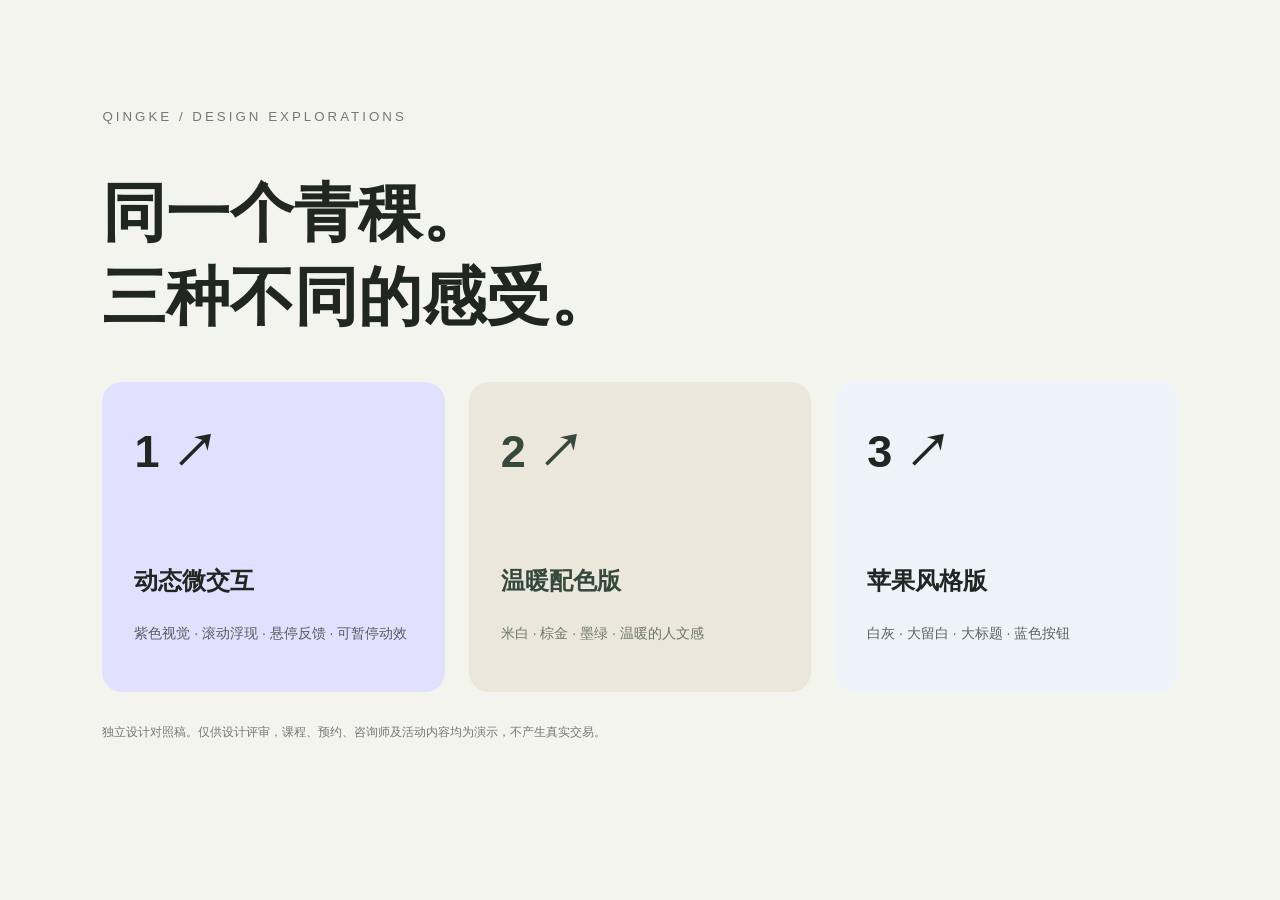
<file: index.html>
<!doctype html><html lang="zh-CN"><meta charset="utf-8"><meta name="viewport" content="width=device-width,initial-scale=1"><title>青稞 · 三种设计方向</title><style>*{box-sizing:border-box}body{margin:0;padding:8vw;background:#f4f4ef;font:16px/1.7 "Microsoft YaHei",sans-serif;color:#202621}small{letter-spacing:3px;color:#777}h1{font-size:clamp(32px,5vw,64px);line-height:1.3}main{display:grid;grid-template-columns:repeat(3,1fr);gap:24px}a{color:inherit;text-decoration:none;border-radius:20px;padding:32px;min-height:310px;background:#fff;display:flex;flex-direction:column;justify-content:space-between}a:nth-child(1){background:#e1e0ff}a:nth-child(2){background:#ebe7da;color:#354a3c}a:nth-child(3){background:#eef3fa}b{font-size:45px}h2{font-size:24px}p{font-size:14px;opacity:.7}footer{margin-top:30px;font-size:12px;color:#777}@media(max-width:750px){main{grid-template-columns:1fr}}</style><small>QINGKE / DESIGN EXPLORATIONS</small><h1>同一个青稞。<br>三种不同的感受。</h1><main><a href="motion/"><b>1 ↗</b><div><h2>动态微交互</h2><p>紫色视觉 · 滚动浮现 · 悬停反馈 · 可暂停动效</p></div></a><a href="warm/"><b>2 ↗</b><div><h2>温暖配色版</h2><p>米白 · 棕金 · 墨绿 · 温暖的人文感</p></div></a><a href="apple/"><b>3 ↗</b><div><h2>苹果风格版</h2><p>白灰 · 大留白 · 大标题 · 蓝色按钮</p></div></a></main><footer>独立设计对照稿。仅供设计评审，课程、预约、咨询师及活动内容均为演示，不产生真实交易。</footer></html>
</file>
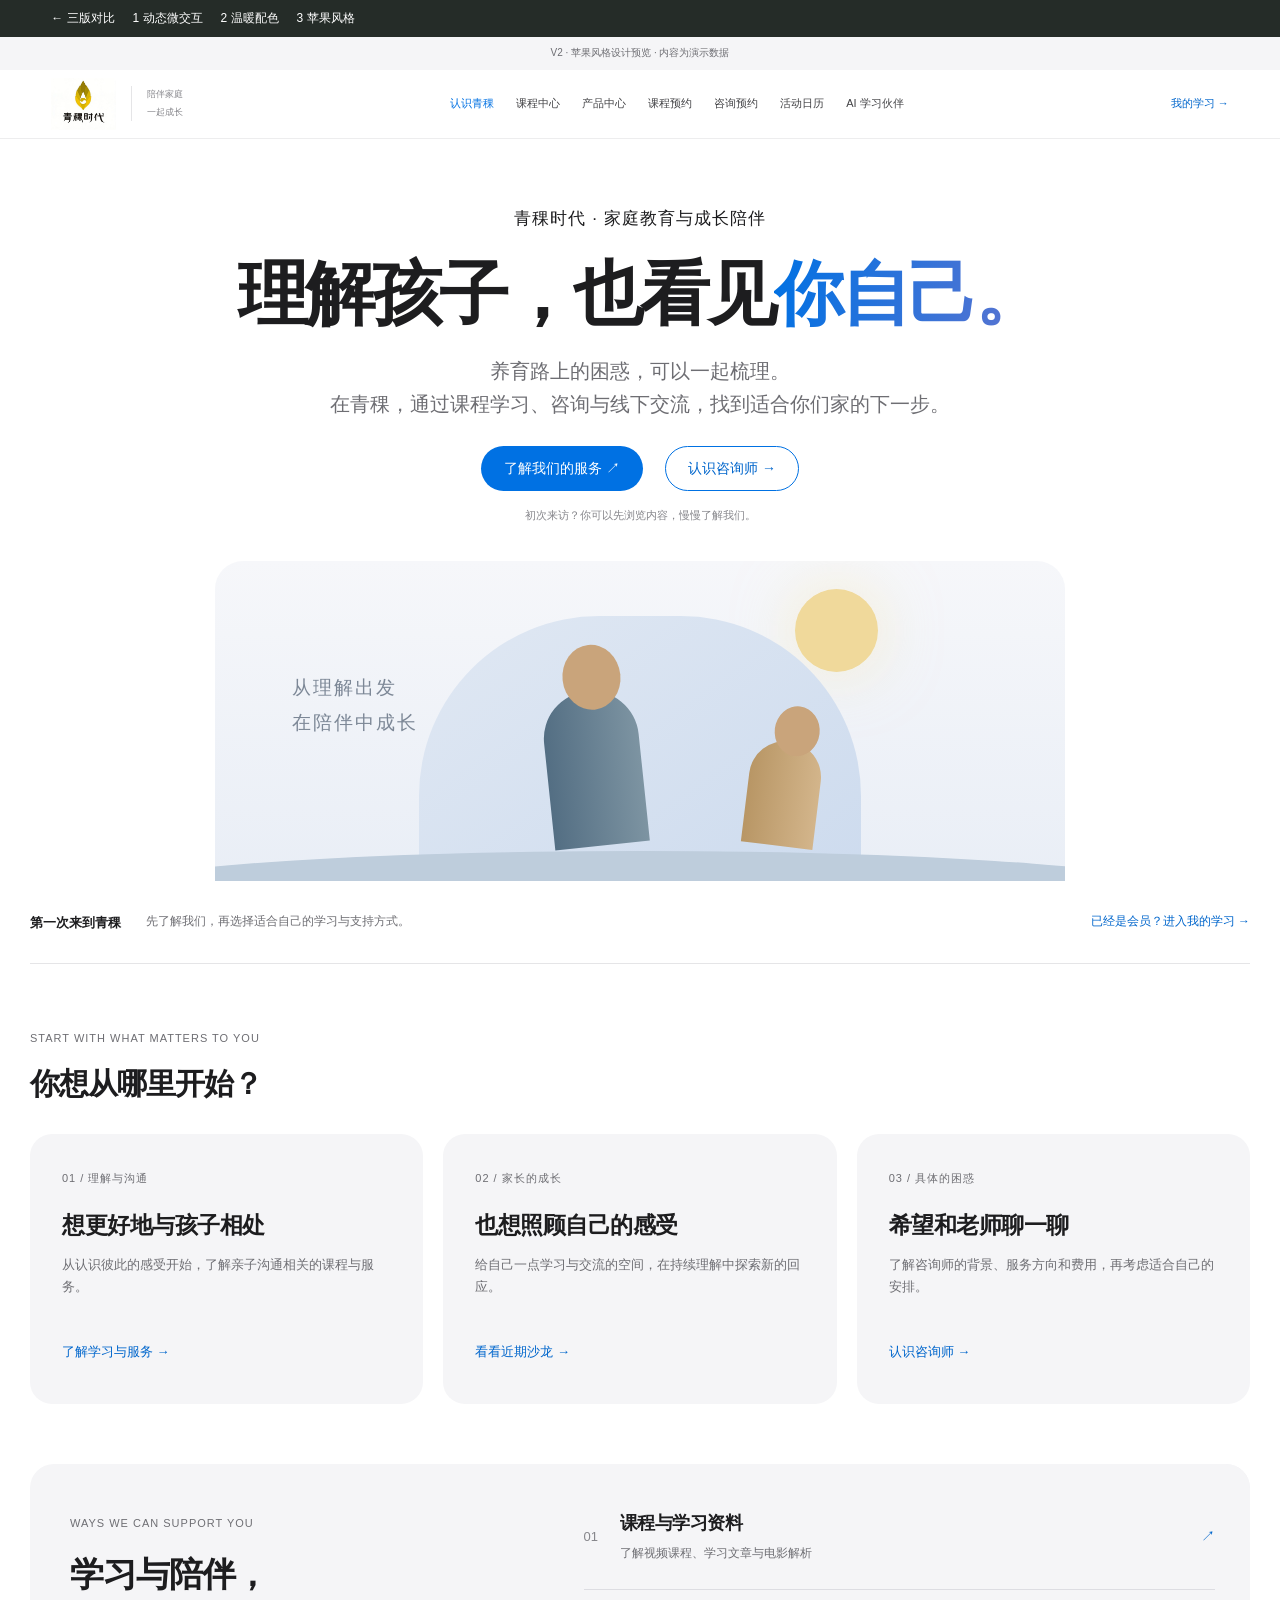
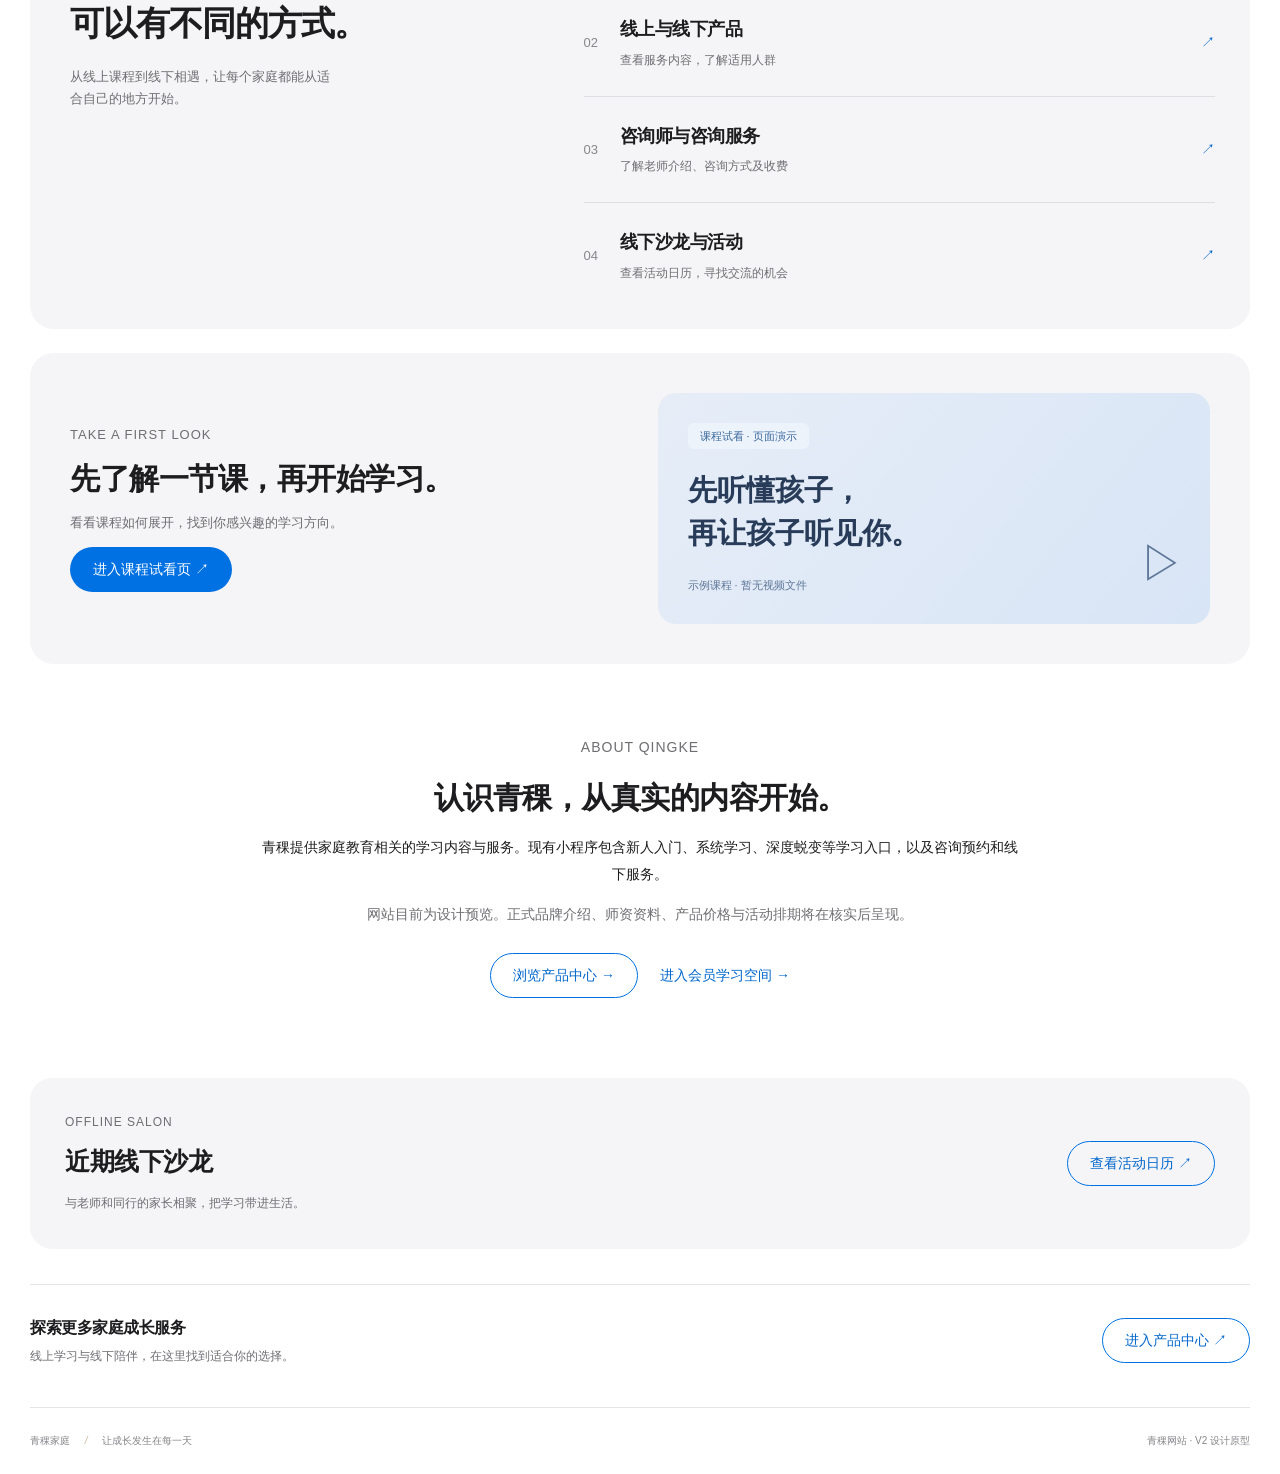
<file: apple/index.html>
<!doctype html>
<html lang="zh-CN"><head><meta charset="UTF-8"><meta name="viewport" content="width=device-width,initial-scale=1"><title>青稞时代 · V2</title><link rel="stylesheet" href="styles.css"><link rel="stylesheet" href="apple.css"><style>.review-nav{display:flex;flex-wrap:wrap;gap:18px;background:#252c28;color:#fff;padding:10px 4%;font:12px sans-serif}.review-nav a{color:inherit;text-decoration:none}</style></head><body><div class="review-nav"><a href="../">← 三版对比</a><a href="../motion/">1 动态微交互</a><a href="../warm/">2 温暖配色</a><a href="../apple/">3 苹果风格</a></div>
<div class="demo">V2 · 苹果风格设计预览 · 内容为演示数据</div>
<header><a class="brand" href="#home" aria-label="青稞时代 · 返回公开首页"><img class="brand-logo" src="assets/qingke-logo.png" alt="青稞时代" width="500" height="400"><span class="brand-tagline">陪伴家庭<br>一起成长</span></a><nav aria-label="主导航"><button data-page="home" class="active">认识青稞</button><button data-page="courses">课程中心</button><button data-page="products">产品中心</button><button data-page="booking">课程预约</button><button data-page="consultation">咨询预约</button><button data-page="events">活动日历</button><button data-page="ai">AI 学习伙伴</button></nav><button class="profile" data-page="member"><span>青</span> 我的学习 →</button></header>
<main><section id="home" class="page public-home">
<div class="public-hero"><div><p class="eyebrow">青稞时代 · 家庭教育与成长陪伴</p><h1>理解孩子，<br>也看见<span>你自己。</span></h1><p class="public-lead">养育路上的困惑，可以一起梳理。<br>在青稞，通过课程学习、咨询与线下交流，<br>找到适合你们家的下一步。</p><div class="public-actions"><button class="primary" data-page="products">了解我们的服务 ↗</button><button class="outline" data-page="consultation">认识咨询师 →</button></div><p class="public-note">初次来访？你可以先浏览内容，慢慢了解我们。</p></div><div class="public-art" aria-hidden="true"><div class="public-sun"></div><div class="public-arch"></div><span class="art-caption">从理解出发<br>在陪伴中成长</span><div class="public-person parent"></div><div class="public-person child"></div><div class="public-hill"></div></div></div>
<div class="public-welcome"><span>第一次来到青稞</span><p>先了解我们，再选择适合自己的学习与支持方式。</p><button class="text-btn" data-page="member">已经是会员？进入我的学习 →</button></div>
<div class="section-head"><div><p class="eyebrow">START WITH WHAT MATTERS TO YOU</p><h2>你想从哪里开始？</h2></div></div><div class="public-needs"><article><span>01 / 理解与沟通</span><h3>想更好地与孩子相处</h3><p>从认识彼此的感受开始，了解亲子沟通相关的课程与服务。</p><button class="text-btn" data-page="products">了解学习与服务 →</button></article><article><span>02 / 家长的成长</span><h3>也想照顾自己的感受</h3><p>给自己一点学习与交流的空间，在持续理解中探索新的回应。</p><button class="text-btn" data-page="events">看看近期沙龙 →</button></article><article><span>03 / 具体的困惑</span><h3>希望和老师聊一聊</h3><p>了解咨询师的背景、服务方向和费用，再考虑适合自己的安排。</p><button class="text-btn" data-page="consultation">认识咨询师 →</button></article></div>
<div class="public-services"><div class="public-service-intro"><p class="eyebrow">WAYS WE CAN SUPPORT YOU</p><h2>学习与陪伴，<br>可以有不同的方式。</h2><p>从线上课程到线下相遇，让每个家庭都能从适合自己的地方开始。</p></div><div class="public-service-links"><button data-page="courses"><b>01</b><div><h3>课程与学习资料</h3><p>了解视频课程、学习文章与电影解析</p></div><span>↗</span></button><button data-page="products"><b>02</b><div><h3>线上与线下产品</h3><p>查看服务内容，了解适用人群</p></div><span>↗</span></button><button data-page="consultation"><b>03</b><div><h3>咨询师与咨询服务</h3><p>了解老师介绍、咨询方式及收费</p></div><span>↗</span></button><button data-page="events"><b>04</b><div><h3>线下沙龙与活动</h3><p>查看活动日历，寻找交流的机会</p></div><span>↗</span></button></div></div>
<section class="trial-entry"><div><p class="eyebrow">TAKE A FIRST LOOK</p><h2>先了解一节课，再开始学习。</h2><p>看看课程如何展开，找到你感兴趣的学习方向。</p><button class="primary" data-page="trial">进入课程试看页 ↗</button></div><button class="trial-cover" data-page="trial" aria-label="查看课程试看演示页"><span class="pill">课程试看 · 页面演示</span><strong>先听懂孩子，<br>再让孩子听见你。</strong><span class="trial-play">▷</span><small>示例课程 · 暂无视频文件</small></button></section>
<div class="public-about"><p class="eyebrow">ABOUT QINGKE</p><h2>认识青稞，从真实的内容开始。</h2><p>青稞提供家庭教育相关的学习内容与服务。现有小程序包含新人入门、系统学习、深度蜕变等学习入口，以及咨询预约和线下服务。</p><p class="muted">网站目前为设计预览。正式品牌介绍、师资资料、产品价格与活动排期将在核实后呈现。</p><div class="public-actions"><button class="outline" data-page="products">浏览产品中心 →</button><button class="text-btn" data-page="member">进入会员学习空间 →</button></div></div>
</section>
<section id="trial" class="page" hidden><button class="text-btn" data-page="home">← 返回公开首页</button><p class="eyebrow">COURSE PREVIEW</p><h1>先听懂孩子，再让孩子听见你。</h1><p class="muted">课程试看演示页 · 示例内容，未接入真实视频</p><div class="trial-layout"><div><div class="trial-stage"><span class="pill">试看区域</span><span class="trial-play">▷</span><h2 id="trial-chapter-title">第一节 · 认识沟通中的困惑</h2><p>这里将展示课程试看视频</p><small>当前用页面演示替代视频，点击右侧章节可查看内容介绍。</small></div><div class="panel trial-description"><h2>本节内容</h2><p id="trial-chapter-description">示例：从家庭日常对话出发，梳理家长希望解决的沟通问题。</p><p class="muted">讲师、实际课时与正式课程介绍待核实后录入。</p></div></div><aside class="panel trial-chapters"><h2>课程目录</h2><p class="muted">三个示例章节，点击切换介绍</p><button class="chapter active" data-trial-chapter="0" aria-pressed="true"><span>01</span> 认识沟通中的困惑</button><button class="chapter" data-trial-chapter="1" aria-pressed="false"><span>02</span> 留意彼此的感受</button><button class="chapter" data-trial-chapter="2" aria-pressed="false"><span>03</span> 把学习带回生活</button><div class="trial-next"><h3>继续了解青稞</h3><p>浏览更多课程与服务，选择适合自己的学习方式。</p><button class="outline" data-page="courses">浏览课程中心 →</button><button class="text-btn" data-page="consultation">了解咨询服务 →</button></div></aside></div></section>
<section id="member" class="page" hidden><div class="member-label"><span>会员学习空间 · 演示</span><button class="text-btn" data-page="profile">查看个人中心 →</button></div>
<div class="intro"><div><p class="eyebrow">YOUR FAMILY LEARNING SPACE</p><h1>每一次理解，<span>都是成长的开始。</span></h1><p>从一节课、一次练习开始，把学到的带回日常生活。</p></div><div class="intro-stamp">青稞<span>成长有时 · 陪伴有方</span></div></div>
<div class="layout"><div><article class="continue"><div class="continue-text"><div class="pill">继续学习 · 示例课程</div><p class="overline">系统学习 / 亲子沟通</p><h2>先听懂孩子，<br>再让孩子听见你。</h2><p>第 3 节 · 从回应情绪开始</p><div class="progress"><i></i></div><div class="progress-meta"><span>示例进度 3 / 12 节</span><span>25%</span></div><button class="primary" data-course="0">继续学习 <span>↗</span></button></div><div class="art" aria-hidden="true"><div class="sun"></div><div class="arch"></div><div class="person big"></div><div class="person small"></div><div class="ground"></div><span>听见彼此<br>看见成长</span></div></article>
<div class="section-head"><h2>找到适合你的学习阶段</h2><span>一步一步，慢慢来</span></div><div class="paths"><button data-stage="新人入门"><b>01</b><h3>新人入门</h3><p>从了解孩子与自己开始</p><span>探索入门课程 ↗</span></button><button data-stage="系统学习"><b>02</b><h3>系统学习</h3><p>让理解变成日常的练习</p><span>建立学习路径 ↗</span></button><button data-stage="深度蜕变"><b>03</b><h3>深度蜕变</h3><p>在持续实践中看见变化</p><span>继续深入学习 ↗</span></button></div></div>
<aside><article class="appointment"><div class="section-head"><h3>我的下一次预约</h3><span class="tag">示例</span></div><div class="date-row"><div class="date"><strong>24</strong><span>10 月</span></div><div><h3>家庭沟通主题课</h3><p>周六 19:30–20:30</p><span class="muted">线上 · 小组课程</span></div></div><button class="outline" data-page="booking">查看预约安排 →</button><small>此处展示预约卡片样式，无真实预约</small></article><article class="ai-card"><div class="spark">✧</div><span class="eyebrow">一起把学习带回生活</span><h2>青稞 AI 学习伙伴</h2><p>复习课程要点，梳理学习问题，<br>陪你准备下一次和老师的交流。</p><button class="light" data-page="ai">开始聊一聊 ↗</button><small>功能演示 · 未连接 AI 模型</small></article></aside></div>
<div class="section-head"><div><p class="eyebrow">LEARN AT YOUR OWN PACE</p><h2>给学习，多一种方式</h2></div><button class="text-btn" data-page="courses">全部内容 →</button></div><div class="resource-grid"><button data-kind="视频课程"><span>▷</span><div><h3>视频课程</h3><p>跟随老师，循序渐进</p></div><b>↗</b></button><button data-kind="学习文章"><span>▤</span><div><h3>学习文章</h3><p>留一点时间，静静阅读</p></div><b>↗</b></button><button data-kind="电影解析"><span>◫</span><div><h3>电影解析</h3><p>从故事里看见关系</p></div><b>↗</b></button></div>
</section>
<section id="courses" class="page" hidden><p class="eyebrow">COURSE LIBRARY</p><h1>课程与学习资料</h1><p class="muted">沿用小程序的学习阶段与内容类型，以下内容为设计示例。</p><label class="search">搜索内容 <input id="search" type="search" placeholder="搜索亲子沟通、情绪、电影…"></label><div id="filters" class="filters"><button class="active" data-filter="全部">全部</button><button data-filter="新人入门">新人入门</button><button data-filter="系统学习">系统学习</button><button data-filter="深度蜕变">深度蜕变</button><button data-filter="视频课程">视频课程</button><button data-filter="学习文章">学习文章</button><button data-filter="电影解析">电影解析</button></div><div id="course-grid" class="course-grid"></div></section>
<section id="products" class="page" hidden><div class="product-hero"><div><p class="eyebrow">QINGKE PRODUCTS & SERVICES</p><h1>适合你们家的，<br>下一步成长。</h1><p>从线上学习到线下相遇，找到适合家庭当下需要的产品与服务。</p></div><div class="product-seal">学习 · 实践 · 陪伴</div></div><div class="section-head"><h2>探索产品与服务</h2><span>线上线下，一站了解</span></div><p class="muted">产品展示原型：下列名称与介绍为示例，实际产品、价格和服务规则待核对小程序后录入。</p><div class="filters" aria-label="产品类型"><button data-product-filter="全部" class="active" aria-pressed="true">全部产品</button><button data-product-filter="线上" aria-pressed="false">线上产品</button><button data-product-filter="线下" aria-pressed="false">线下产品</button></div><label class="search">搜索产品<input type="search" id="product-search" placeholder="搜索课程、咨询、活动…"></label><div id="product-grid" class="course-grid"></div><p id="product-count" class="muted" aria-live="polite"></p></section>
<section id="consultation" class="page" hidden><div class="consult-intro"><p class="eyebrow">QINGKE CONSULTATION</p><h1>找一位老师，<br>一起梳理家庭的困惑。</h1><p class="muted">了解咨询师的背景与擅长方向，查看收费，再选择适合你的咨询安排。</p></div><div class="consult-notice">设计预览：咨询师姓名、照片、资历、价格及可约时间尚未录入，以下仅展示页面结构。</div><div class="section-head"><h2>认识我们的咨询师</h2><span>介绍清晰 · 收费透明 · 自主选择</span></div><div id="consultant-list" class="consultant-list"></div><div class="panel consult-guide"><h3>预约如何进行</h3><div class="paths"><div><b>01</b><h3>了解咨询师</h3><p>查看介绍、擅长方向和服务方式。</p></div><div><b>02</b><h3>确认服务与费用</h3><p>明确单次时长、收费单位及会员价格。</p></div><div><b>03</b><h3>选择时间并确认</h3><p>查看可约时段，再核对预约信息。</p></div></div></div></section>
<section id="events" class="page" hidden><p class="eyebrow">MEET & GROW TOGETHER</p><h1>相聚在线下，<br>让成长多一点温度。</h1><p class="muted">看看近期的线下沙龙，为交流与学习留一点时间。</p><div class="consult-notice">日历原型：以下活动名称与日期均为演示，真实地点、讲师及报名安排待录入。</div><div class="event-layout"><div class="panel"><div class="month-controls"><button id="prev-month" class="outline" aria-label="上个月">←</button><h2 id="event-month"></h2><button id="next-month" class="outline" aria-label="下个月">→</button></div><div class="weekdays" aria-hidden="true"><span>一</span><span>二</span><span>三</span><span>四</span><span>五</span><span>六</span><span>日</span></div><div id="event-calendar" class="event-calendar" aria-label="沙龙活动月历"></div><div class="calendar-legend"><span>● 有沙龙活动</span><button id="reset-events" class="text-btn">查看整月</button></div></div><div><div class="section-head"><h2 id="event-list-title">本月活动</h2><button id="current-month" class="text-btn">回到本月</button></div><div id="event-list" aria-live="polite"></div></div></div></section>
<section id="booking" class="page" hidden><p class="eyebrow">MAKE TIME FOR GROWTH</p><h1>给成长，留一段时间。</h1><p class="muted">预约流程演示。真实老师、排期和会员课时规则将在确认后接入。</p><div class="booking-layout"><form id="booking-form" class="panel"><h2>选择你需要的陪伴</h2><label>服务类型<select name="service"><option>家庭沟通主题课 · 小组课</option><option>家庭教育咨询 · 一对一</option></select></label><label>演示时段<select name="slot"><option>2026 年 10 月 24 日 19:30–20:30</option><option>2026 年 10 月 25 日 10:00–11:00</option></select></label><button class="primary">预览预约信息 →</button></form><div class="panel"><span class="pill">预约预览</span><div id="booking-result" aria-live="polite"><h2>选好时间，再从容开始</h2><p>选择左侧的服务和时段，查看预约确认页的展示效果。</p></div><p class="muted">演示不会扣除课时、发出通知或创建真实预约。</p></div></div></section>
<section id="ai" class="page" hidden><p class="eyebrow">QINGKE LEARNING COMPANION</p><h1>带着问题，一起学习。</h1><p class="muted">以下为固定回复演示，未接入真实 AI，也不会保存对话。</p><div class="chat panel"><div id="messages" aria-live="polite"><div class="bubble assistant">你好，我是青稞学习伙伴。你可以从课程复习、沟通练习或课前准备开始。</div></div><div class="suggestions"><button data-prompt="帮我复习亲子沟通课程">复习课程要点</button><button data-prompt="帮我准备向老师请教的问题">准备课前问题</button></div><form id="chat-form"><label class="sr-only" for="question">输入学习问题</label><input id="question" maxlength="500" placeholder="写下你的学习问题…" required><button class="primary">发送 ↗</button></form></div></section>
<section id="profile" class="page" hidden><p class="eyebrow">MY LEARNING</p><h1>我的学习空间</h1><p class="muted">会员账号与权益尚未接入。这里展示个人中心的布局方向。</p><div class="paths"><button data-page="courses"><b>▷</b><h3>我的课程</h3><p>继续学习与收藏内容</p></button><button data-page="booking"><b>▦</b><h3>我的预约</h3><p>查看课程与咨询安排</p></button><button data-page="ai"><b>✧</b><h3>学习伙伴</h3><p>整理课程问题</p></button></div></section>
<div class="event-home"><div><p class="eyebrow">OFFLINE SALON</p><h2>近期线下沙龙</h2><p>与老师和同行的家长相聚，把学习带进生活。</p></div><button class="outline" data-page="events">查看活动日历 ↗</button></div><div class="product-home-link"><div><h3>探索更多家庭成长服务</h3><p>线上学习与线下陪伴，在这里找到适合你的选择。</p></div><button class="outline" data-page="products">进入产品中心 ↗</button></div><footer><span>青稞家庭 <i> / </i> 让成长发生在每一天</span><span>青稞网站 · V2 设计原型</span></footer></main>
<dialog id="detail"><button class="close" aria-label="关闭详情">×</button><span class="pill">内容详情 · 演示</span><h2 id="detail-title"></h2><div class="video-placeholder">▷<p>内容展示区域</p><small>尚未接入真实视频或文章</small></div><h3>本次学习</h3><p>这里将展示课程介绍、章节目录与配套资料。正式内容以现有课程资料为准。</p><button class="outline close-detail">返回学习空间</button></dialog><dialog id="product-detail"><button class="product-close close" aria-label="关闭产品详情">×</button><span class="pill">产品详情 · 展示示例</span><h2 id="product-title"></h2><p id="product-channel" class="muted"></p><p id="product-description"></p><div class="product-facts"><h3>服务内容</h3><p id="product-includes"></p><h3>适合谁</h3><p id="product-audience"></p><h3>价格与安排</h3><p>暂未展示：以核实后的正式产品信息为准。</p></div><button class="outline product-close">返回产品中心</button></dialog><dialog id="consult-dialog"><button class="close consult-close" aria-label="关闭咨询预约">×</button><span class="pill">咨询预约 · 流程预览</span><h2 id="consult-name"></h2><div id="consult-bio"></div><form id="consult-form"><label>咨询方式<select name="mode"><option>线上咨询（演示）</option><option>线下面谈（演示）</option></select></label><label>可约时间<select name="time" disabled><option>等待录入咨询师真实排期</option></select></label><div class="consult-price"><span>本次咨询费用</span><strong>待录入</strong><small>咨询时长、会员价和取消规则待核实</small></div><button class="primary" type="submit">查看预约信息预览 →</button></form><div id="consult-summary" aria-live="polite"></div></dialog>
<dialog id="event-dialog"><button class="close event-close" aria-label="关闭活动详情">×</button><span class="pill">线下沙龙 · 演示活动</span><h2 id="event-title"></h2><div id="event-details"></div><button class="outline event-close">返回活动日历</button></dialog><script src="trial.js"></script><script src="events.js"></script><script src="consultation.js"></script><script src="products.js"></script><script src="app.js"></script></body></html>
</file>
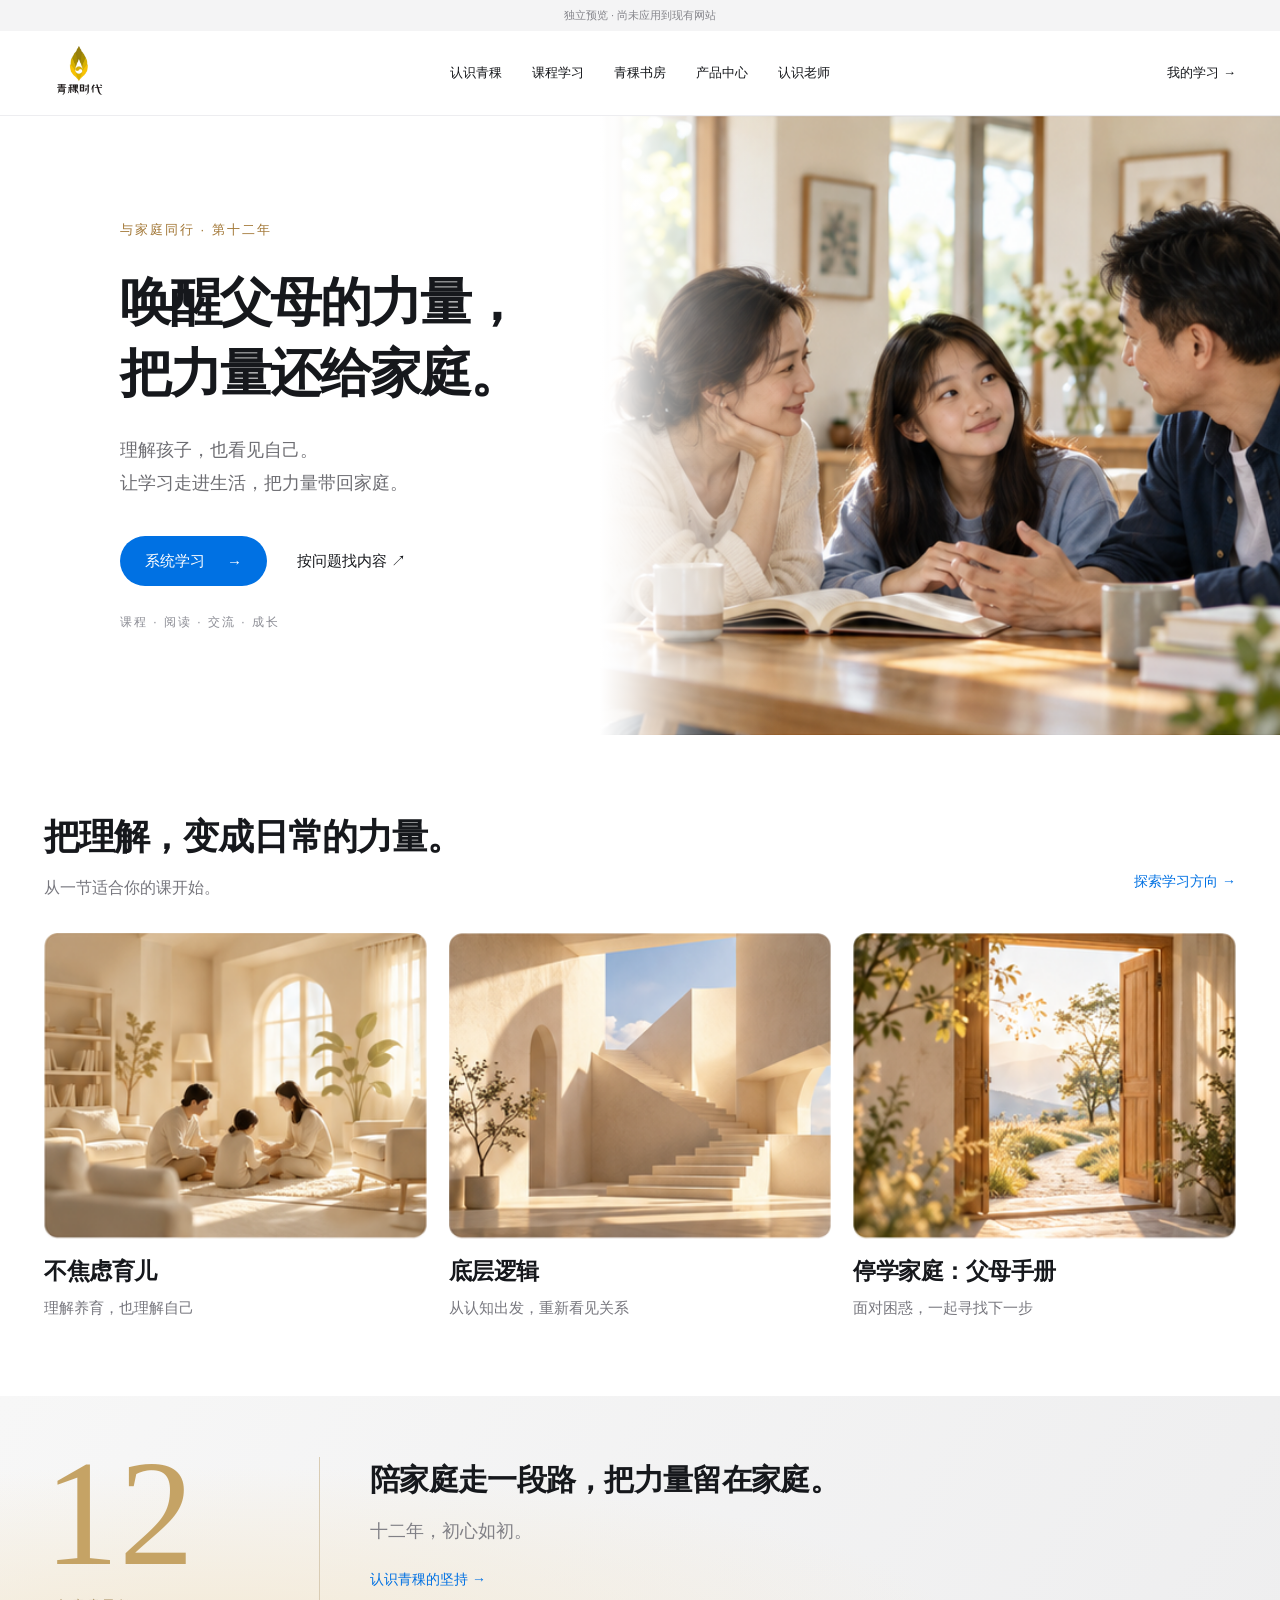
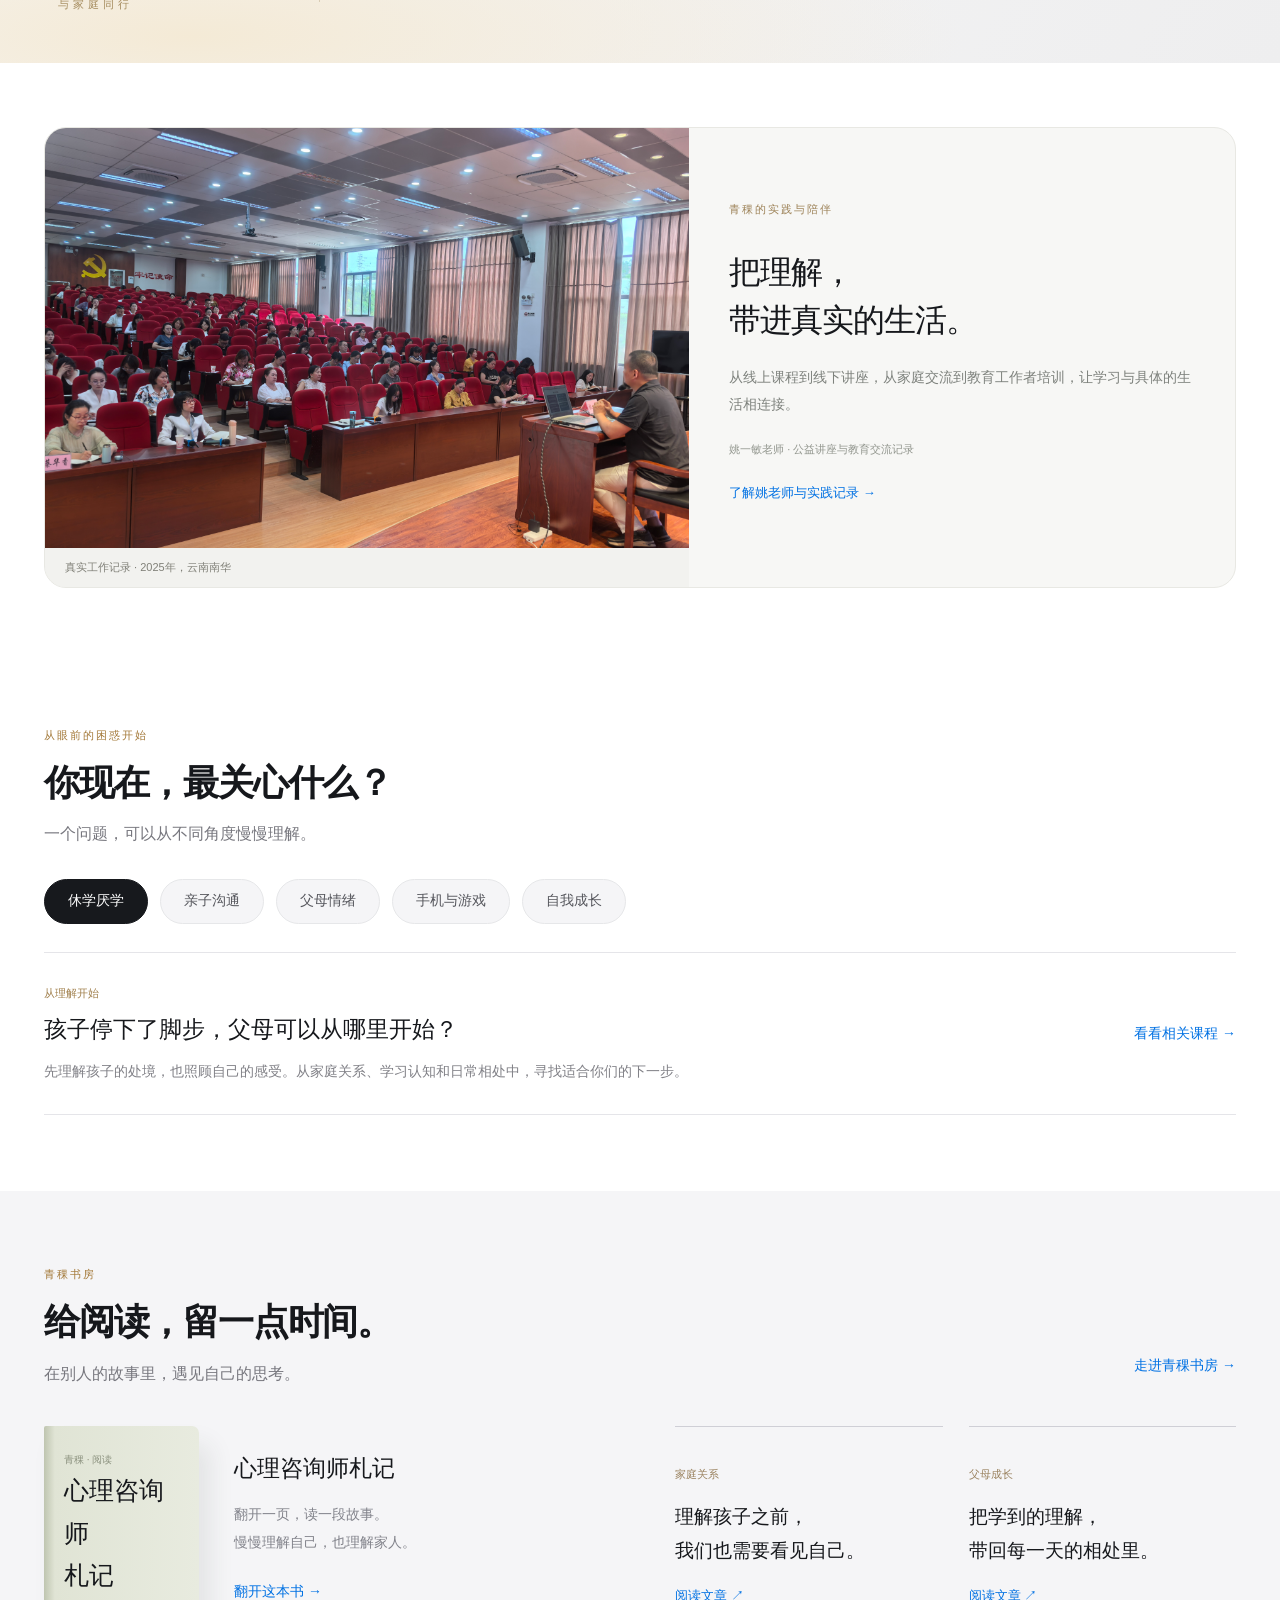
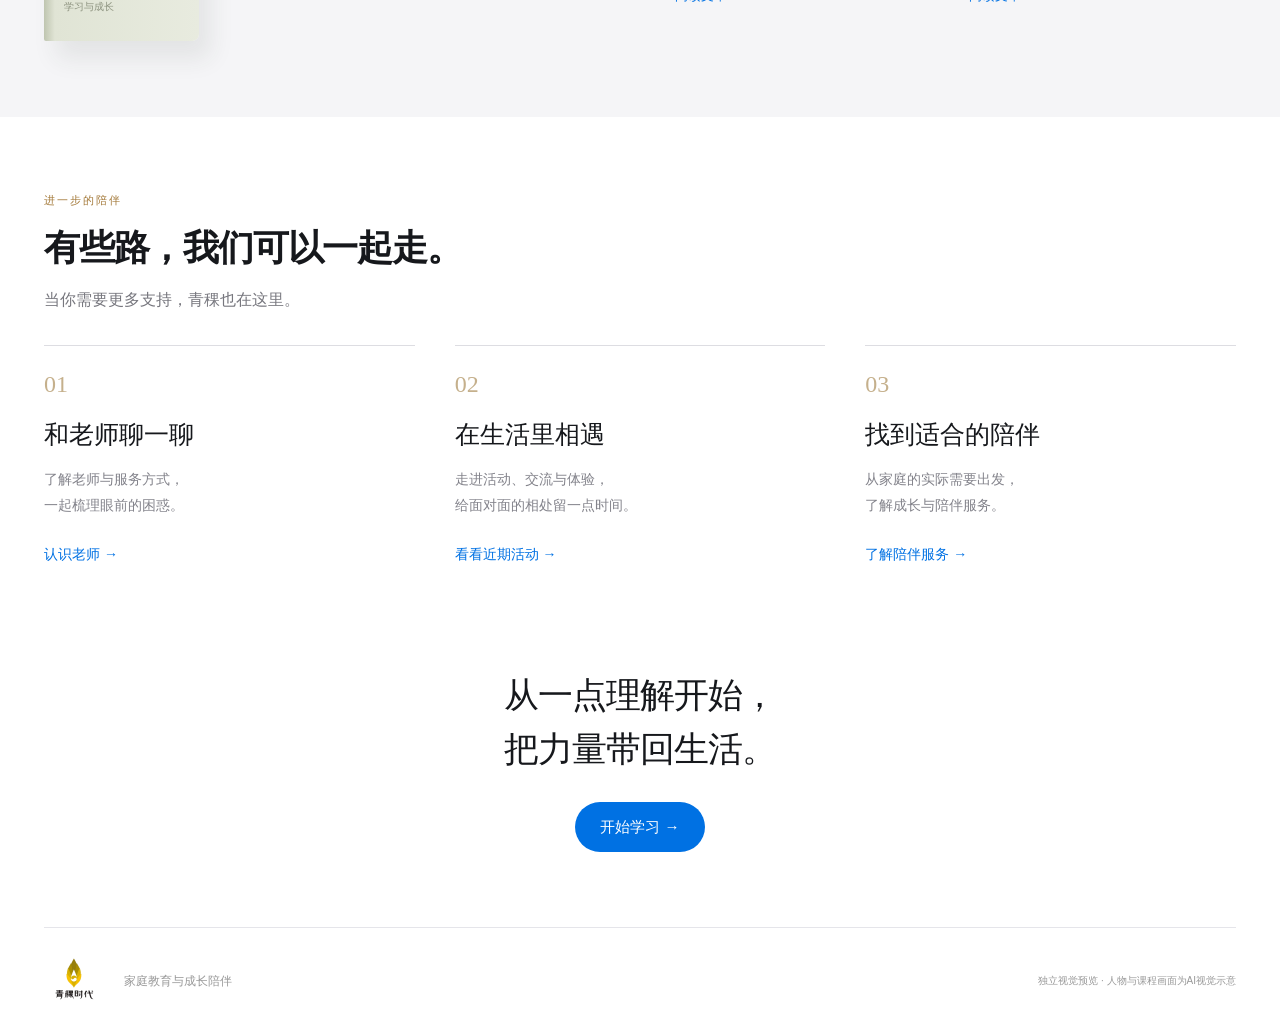
<file: home-v2/index.html>
<!doctype html>
<html lang="zh-CN"><head><meta charset="utf-8"><meta name="viewport" content="width=device-width,initial-scale=1"><title>青稞 · 首页视觉预览第二版</title><link rel="stylesheet" href="v2.css"><link rel="stylesheet" href="yao-public-work.css"></head>
<body><div class="preview-label">独立预览 · 尚未应用到现有网站</div><header><div class="navigation"><a href="#top" aria-label="青稞时代"><img src="logo.png" alt="青稞时代"></a><nav aria-label="主导航"><a href="#brand">认识青稞</a><a href="#courses">课程学习</a><a href="#reading">青稞书房</a><a href="#support">产品中心</a><a href="#support">认识老师</a></nav><a class="account" href="#courses">我的学习 →</a></div></header>
<main id="top"><section class="hero"><div class="hero-media" role="img" aria-label="一家人在明亮的家中围坐交流，图片为AI生成的视觉示意"></div><div class="hero-content"><p class="eyebrow">与家庭同行 · 第十二年</p><h1>唤醒父母的力量，<br>把力量还给家庭。</h1><p class="intro">理解孩子，也看见自己。<br>让学习走进生活，把力量带回家庭。</p><div class="hero-actions"><a class="primary" href="#courses">系统学习 <span>→</span></a><a class="text-link" href="#topics">按问题找内容 ↗</a></div><p class="hero-caption">课程 · 阅读 · 交流 · 成长</p></div></section>
<section class="section courses" id="courses"><div class="section-heading"><div><h2>把理解，变成日常的力量。</h2><p>从一节适合你的课开始。</p></div><a href="#topics">探索学习方向 →</a></div><div class="course-grid">
<a class="course" href="#" data-course="不焦虑育儿"><div class="cover cover-one" role="img" aria-label="温暖家中的家庭微缩场景"></div><h3>不焦虑育儿</h3><p>理解养育，也理解自己</p></a>
<a class="course" href="#" data-course="底层逻辑"><div class="cover cover-two" role="img" aria-label="阳光中的建筑与阶梯"></div><h3>底层逻辑</h3><p>从认知出发，重新看见关系</p></a>
<a class="course" href="#" data-course="停学家庭：父母手册"><div class="cover cover-three" role="img" aria-label="通向自然的敞开门与小路"></div><h3>停学家庭：父母手册</h3><p>面对困惑，一起寻找下一步</p></a></div></section>
<section class="brand" id="brand"><div class="brand-inner"><div class="number">12<span>与家庭同行</span></div><div><h2>陪家庭走一段路，<br class="mobile">把力量留在家庭。</h2><p>十二年，初心如初。</p><button class="plain-link" data-message="扎根中国家庭的真实生活，以学习启发觉察，以交流增进理解，陪伴父母把所学带回日常。">认识青稞的坚持 →</button></div></div></section>
<section class="yao-summary" data-yao-summary aria-label="青稞真实工作记录"></section><section class="section topics" id="topics"><div class="section-heading"><div><p class="eyebrow">从眼前的困惑开始</p><h2>你现在，最关心什么？</h2><p>一个问题，可以从不同角度慢慢理解。</p></div></div><div class="topic-buttons" aria-label="选择关心的问题"><button aria-pressed="true">休学厌学</button><button aria-pressed="false">亲子沟通</button><button aria-pressed="false">父母情绪</button><button aria-pressed="false">手机与游戏</button><button aria-pressed="false">自我成长</button></div><div class="topic-detail"><div><span class="topic-label">从理解开始</span><h3 id="topic-title">孩子停下了脚步，父母可以从哪里开始？</h3><p id="topic-text">先理解孩子的处境，也照顾自己的感受。从家庭关系、学习认知和日常相处中，寻找适合你们的下一步。</p></div><a id="topic-course" href="#courses">看看相关课程 →</a></div></section>
<section class="reading" id="reading"><div class="section reading-inner"><div class="section-heading"><div><p class="eyebrow">青稞书房</p><h2>给阅读，留一点时间。</h2><p>在别人的故事里，遇见自己的思考。</p></div><button class="plain-link" data-message="此处将进入青稞书房，呈现书籍与精选文章。当前为首页布局预览。">走进青稞书房 →</button></div><div class="reading-grid"><div class="book-feature"><div class="book"><small>青稞 · 阅读</small><strong>心理咨询师<br>札记</strong><small>学习与成长</small></div><div><h3>心理咨询师札记</h3><p>翻开一页，读一段故事。<br>慢慢理解自己，也理解家人。</p><button class="plain-link" data-message="这里将打开《心理咨询师札记》的阅读页面。">翻开这本书 →</button></div></div><div class="articles"><button data-message="文章标题为本次排版示意，正式应用时关联现有文章。"><small>家庭关系</small><h3>理解孩子之前，<br>我们也需要看见自己。</h3><span>阅读文章 ↗</span></button><button data-message="文章标题为本次排版示意，正式应用时关联现有文章。"><small>父母成长</small><h3>把学到的理解，<br>带回每一天的相处里。</h3><span>阅读文章 ↗</span></button></div></div></div></section>
<section class="section" id="support"><div class="section-heading"><div><p class="eyebrow">进一步的陪伴</p><h2>有些路，我们可以一起走。</h2><p>当你需要更多支持，青稞也在这里。</p></div></div><div class="support-grid"><article><span>01</span><h3>和老师聊一聊</h3><p>了解老师与服务方式，<br>一起梳理眼前的困惑。</p><button class="plain-link" data-message="这里将进入老师介绍，了解专业方向与服务方式。">认识老师 →</button></article><article><span>02</span><h3>在生活里相遇</h3><p>走进活动、交流与体验，<br>给面对面的相处留一点时间。</p><button class="plain-link" data-message="这里将进入活动日历，展示已发布的活动。">看看近期活动 →</button></article><article><span>03</span><h3>找到适合的陪伴</h3><p>从家庭的实际需要出发，<br>了解成长与陪伴服务。</p><button class="plain-link" data-message="这里将进入现有产品中心，展示成长与陪伴服务。">了解陪伴服务 →</button></article></div></section>
<section class="closing"><h2>从一点理解开始，<br>把力量带回生活。</h2><a class="primary" href="#courses">开始学习 →</a></section></main>
<footer><img src="logo.png" alt="青稞时代"><p>家庭教育与成长陪伴</p><small>独立视觉预览 · 人物与课程画面为AI视觉示意</small></footer>
<dialog id="preview-dialog" aria-labelledby="dialog-title"><button class="close" aria-label="关闭">×</button><p class="eyebrow">首页预览</p><h2 id="dialog-title"></h2><p id="dialog-text"></p><button class="primary close-action">继续浏览</button></dialog><script src="v2.js"></script><script src="yao-public-work.js"></script></body></html>
</file>
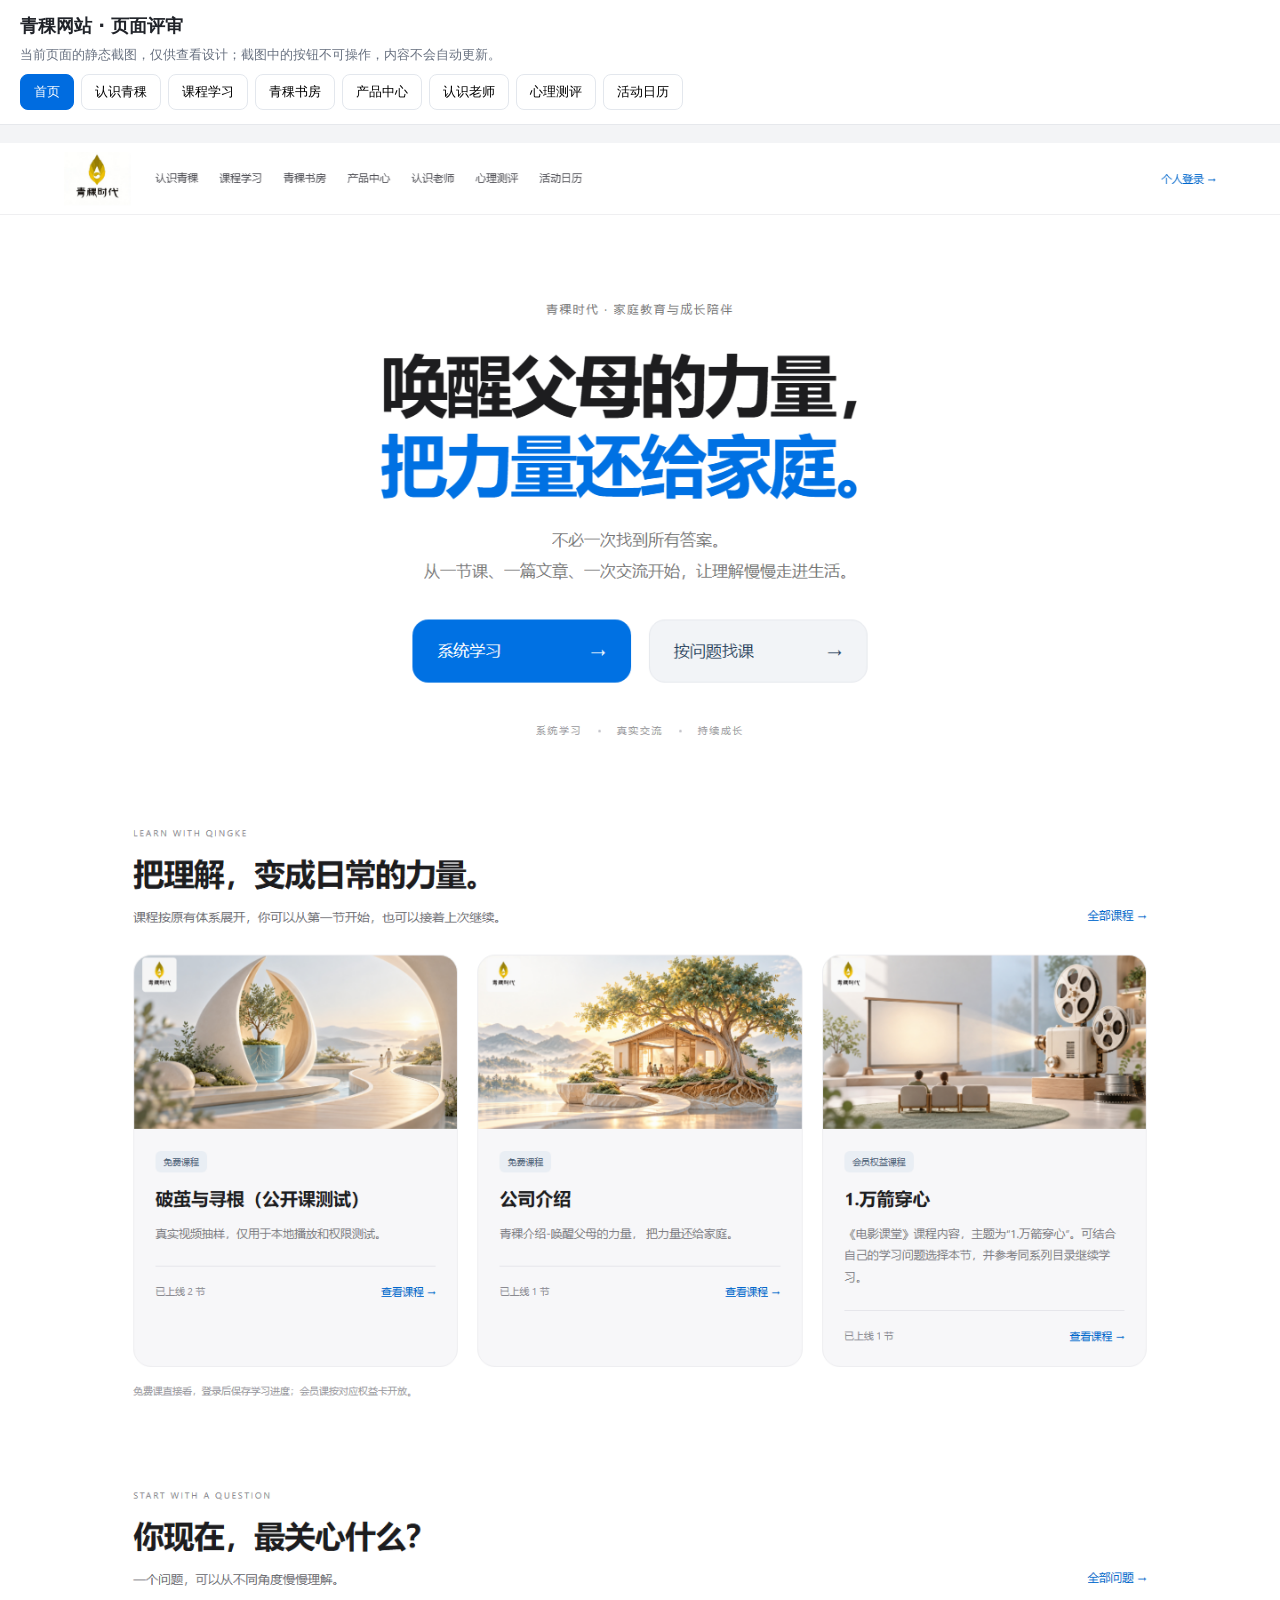
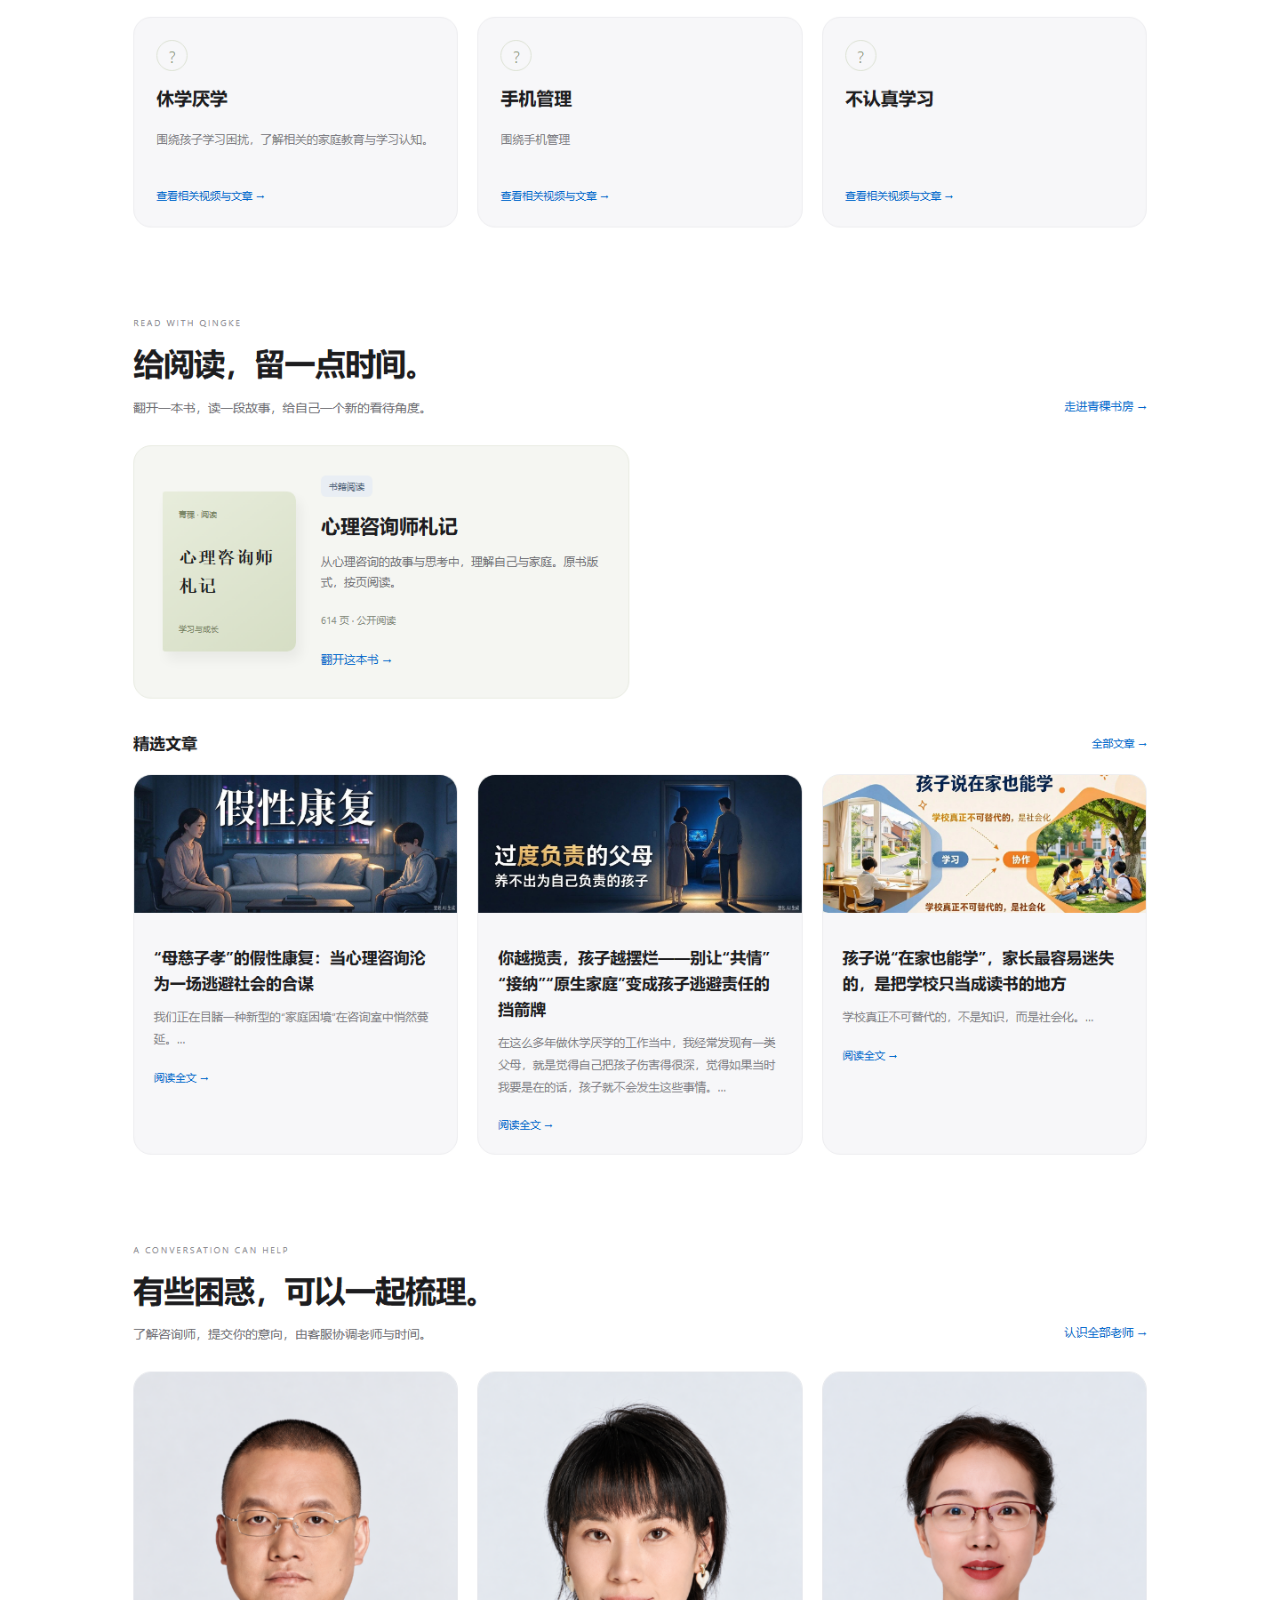
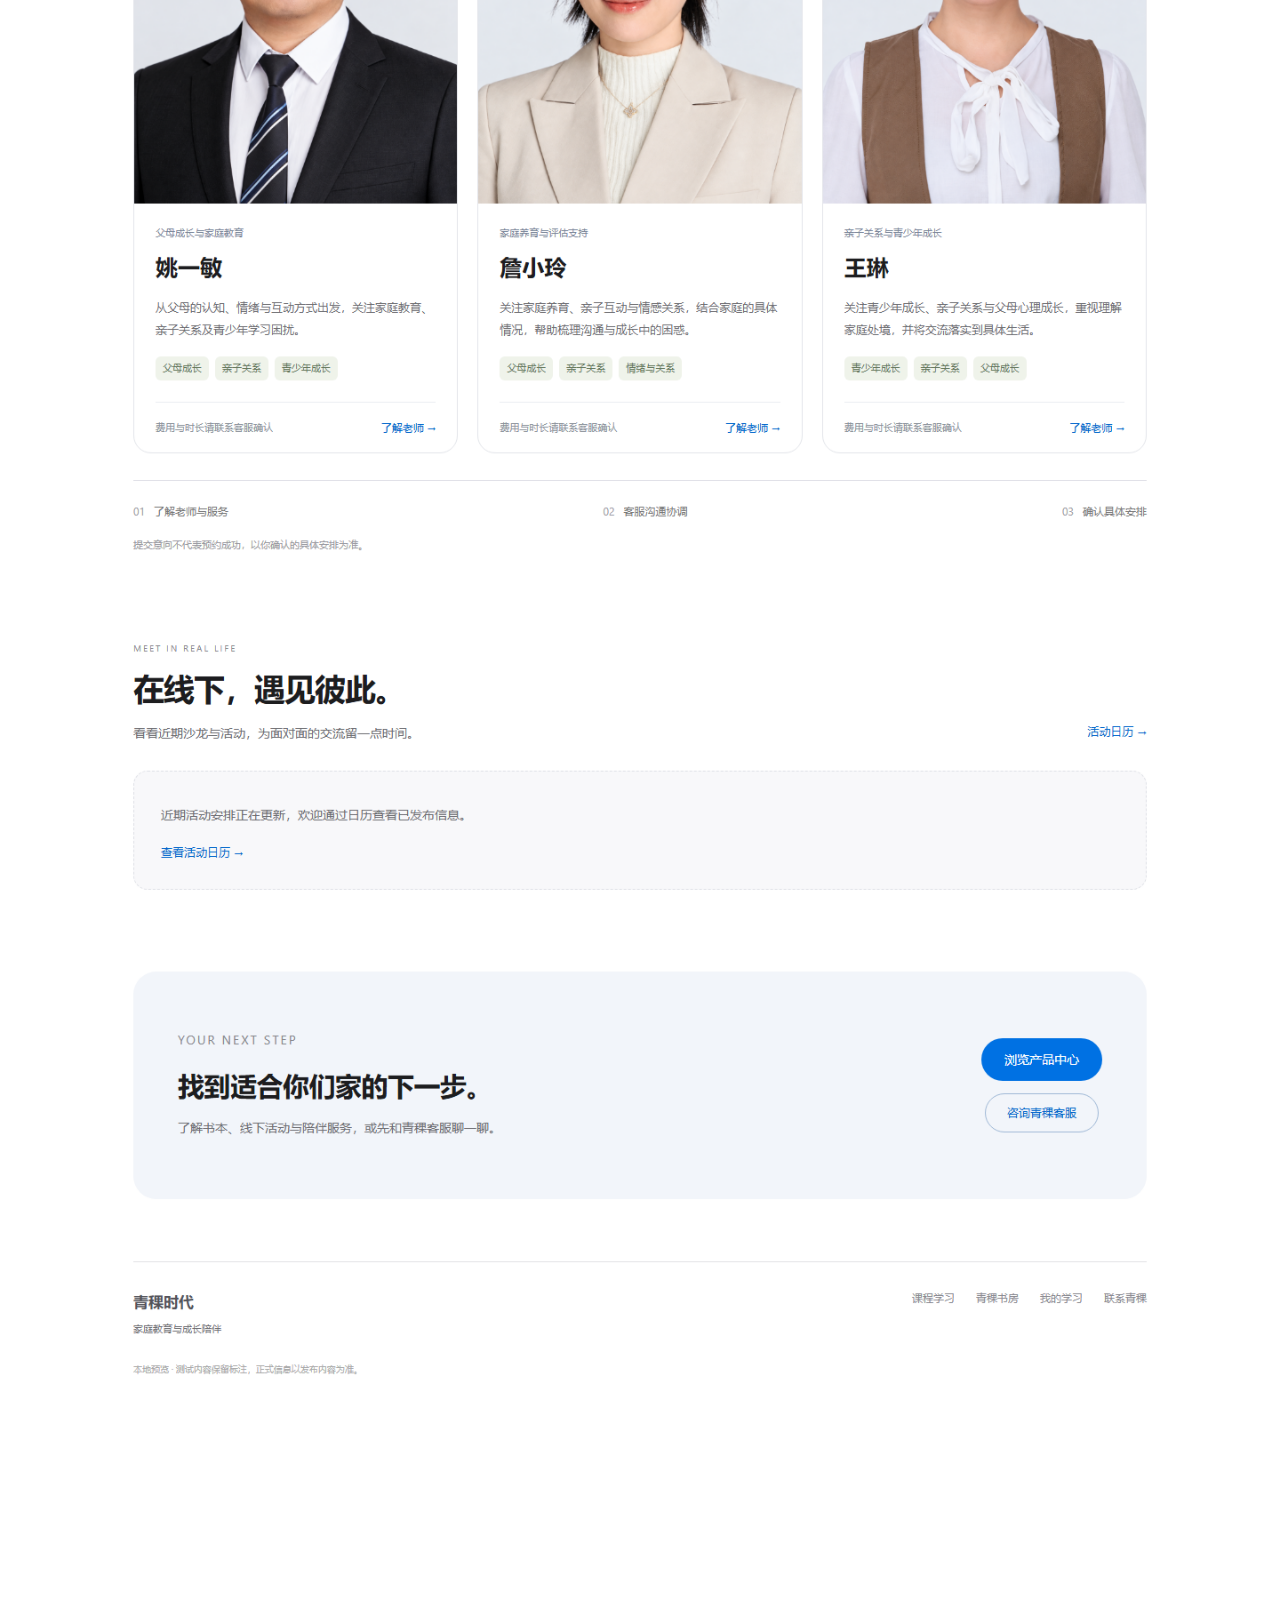
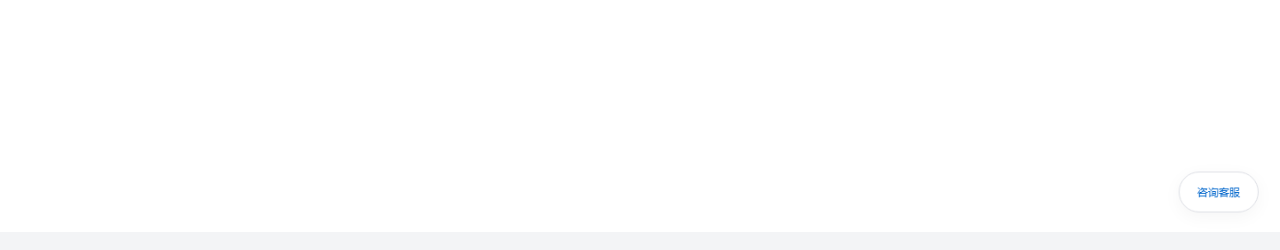
<file: latest-preview/index.html>
<!doctype html><html lang="zh-CN"><head><meta charset="utf-8"><meta name="viewport" content="width=device-width,initial-scale=1"><title>青稞网站 · 静态评审</title><style>body{margin:0;background:#f3f4f6;color:#202329;font-family:system-ui,'Microsoft YaHei',sans-serif}header{position:sticky;top:0;z-index:2;background:#fff;border-bottom:1px solid #e6e8ec;padding:14px 20px}h1{font-size:18px;margin:0 0 8px}p{font-size:13px;color:#687180;margin:0 0 10px}nav{display:flex;gap:7px;overflow:auto}button{white-space:nowrap;border:1px solid #e3e7ed;border-radius:8px;background:#fff;padding:8px 13px;cursor:pointer}button.active{background:#006ce0;color:white;border-color:#006ce0}main{max-width:1440px;margin:18px auto;background:white}img{display:block;width:100%;height:auto} </style></head><body><header><h1>青稞网站 · 页面评审</h1><p>当前页面的静态截图，仅供查看设计；截图中的按钮不可操作，内容不会自动更新。</p><nav id="nav"></nav></header><main><img id="page" alt="青稞网站首页截图"></main><script>const pages=[['home','首页'],['about','认识青稞'],['courses','课程学习'],['articles','青稞书房'],['shop','产品中心'],['teachers','认识老师'],['assessments','心理测评'],['events','活动日历']];const nav=document.querySelector('#nav'),image=document.querySelector('#page');function select(id){const item=pages.find(x=>x[0]===id)||pages[0];image.src=item[0]+'.png';image.alt='青稞网站'+item[1]+'截图';document.querySelectorAll('button').forEach(b=>b.classList.toggle('active',b.dataset.id===item[0]));}for(const [id,name] of pages){const b=document.createElement('button');b.textContent=name;b.dataset.id=id;b.onclick=()=>{select(id);window.scrollTo(0,0)};nav.appendChild(b)}select('home');</script></body></html>
</file>
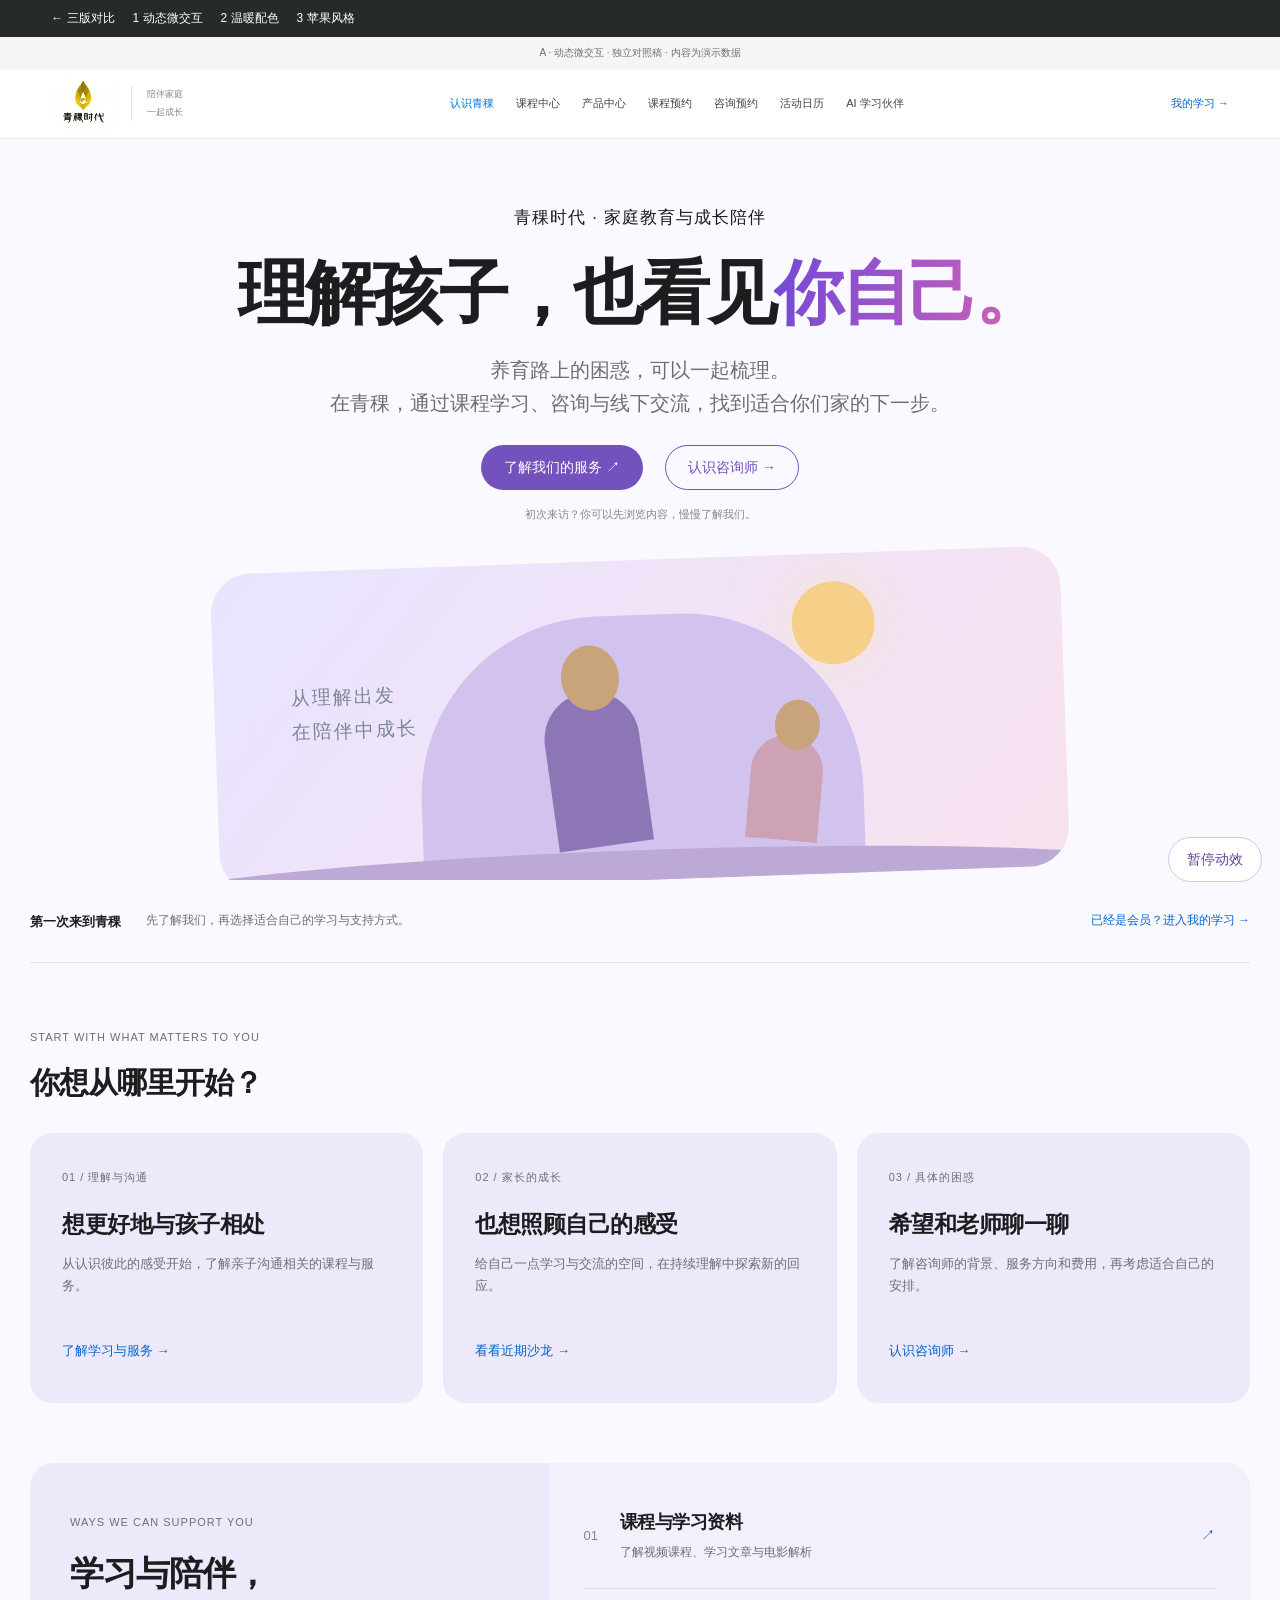
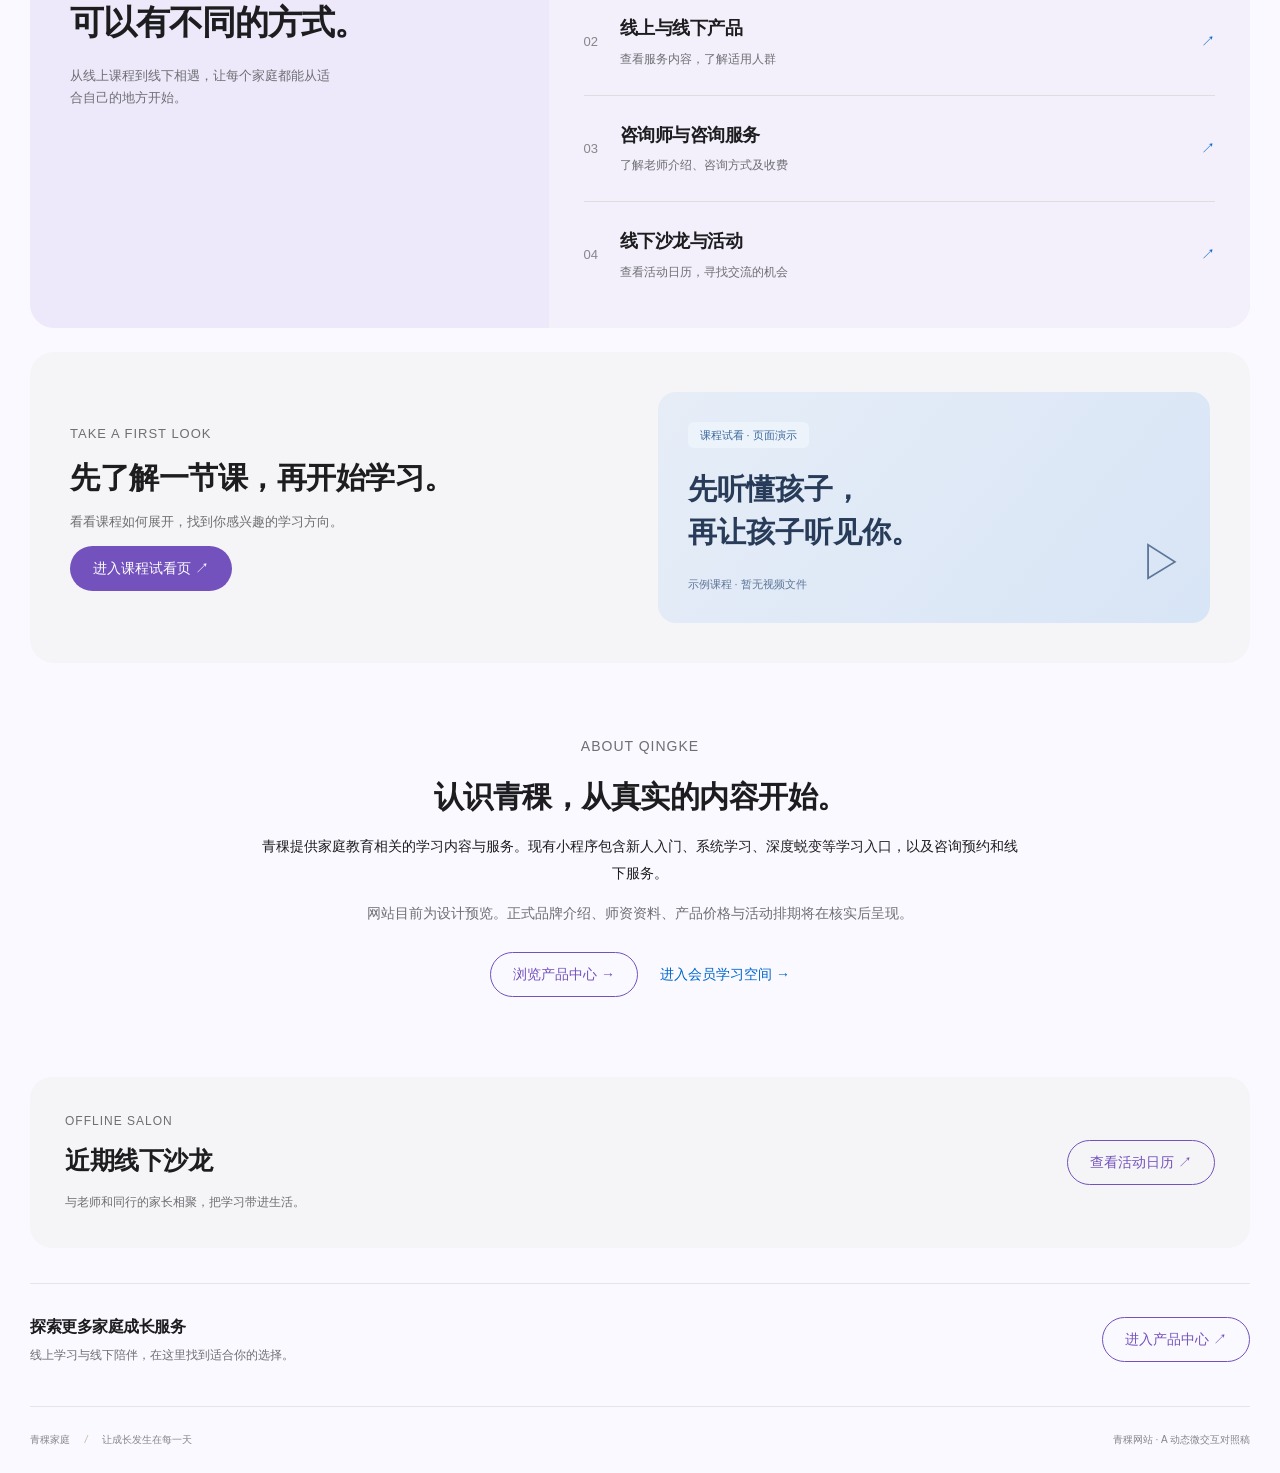
<file: motion/index.html>
<!doctype html>
<html lang="zh-CN"><head><meta charset="UTF-8"><meta name="viewport" content="width=device-width,initial-scale=1"><title>A · 动态微交互 · 青稞</title><link rel="stylesheet" href="styles.css"><link rel="stylesheet" href="apple.css"><link rel="stylesheet" href="variant.css"><style>.review-nav{display:flex;flex-wrap:wrap;gap:18px;background:#252c28;color:#fff;padding:10px 4%;font:12px sans-serif}.review-nav a{color:inherit;text-decoration:none}</style></head><body><div class="review-nav"><a href="../">← 三版对比</a><a href="../motion/">1 动态微交互</a><a href="../warm/">2 温暖配色</a><a href="../apple/">3 苹果风格</a></div>
<div class="demo">A · 动态微交互 · 独立对照稿 · 内容为演示数据</div>
<header><a class="brand" href="#home" aria-label="青稞时代 · 返回公开首页"><img class="brand-logo" src="assets/qingke-logo.png" alt="青稞时代" width="500" height="400"><span class="brand-tagline">陪伴家庭<br>一起成长</span></a><nav aria-label="主导航"><button data-page="home" class="active">认识青稞</button><button data-page="courses">课程中心</button><button data-page="products">产品中心</button><button data-page="booking">课程预约</button><button data-page="consultation">咨询预约</button><button data-page="events">活动日历</button><button data-page="ai">AI 学习伙伴</button></nav><button class="profile" data-page="member"><span>青</span> 我的学习 →</button></header>
<main><section id="home" class="page public-home">
<div class="public-hero"><div><p class="eyebrow">青稞时代 · 家庭教育与成长陪伴</p><h1>理解孩子，<br>也看见<span>你自己。</span></h1><p class="public-lead">养育路上的困惑，可以一起梳理。<br>在青稞，通过课程学习、咨询与线下交流，<br>找到适合你们家的下一步。</p><div class="public-actions"><button class="primary" data-page="products">了解我们的服务 ↗</button><button class="outline" data-page="consultation">认识咨询师 →</button></div><p class="public-note">初次来访？你可以先浏览内容，慢慢了解我们。</p></div><div class="public-art" aria-hidden="true"><div class="public-sun"></div><div class="public-arch"></div><span class="art-caption">从理解出发<br>在陪伴中成长</span><div class="public-person parent"></div><div class="public-person child"></div><div class="public-hill"></div></div></div>
<div class="public-welcome"><span>第一次来到青稞</span><p>先了解我们，再选择适合自己的学习与支持方式。</p><button class="text-btn" data-page="member">已经是会员？进入我的学习 →</button></div>
<div class="section-head"><div><p class="eyebrow">START WITH WHAT MATTERS TO YOU</p><h2>你想从哪里开始？</h2></div></div><div class="public-needs"><article><span>01 / 理解与沟通</span><h3>想更好地与孩子相处</h3><p>从认识彼此的感受开始，了解亲子沟通相关的课程与服务。</p><button class="text-btn" data-page="products">了解学习与服务 →</button></article><article><span>02 / 家长的成长</span><h3>也想照顾自己的感受</h3><p>给自己一点学习与交流的空间，在持续理解中探索新的回应。</p><button class="text-btn" data-page="events">看看近期沙龙 →</button></article><article><span>03 / 具体的困惑</span><h3>希望和老师聊一聊</h3><p>了解咨询师的背景、服务方向和费用，再考虑适合自己的安排。</p><button class="text-btn" data-page="consultation">认识咨询师 →</button></article></div>
<div class="public-services"><div class="public-service-intro"><p class="eyebrow">WAYS WE CAN SUPPORT YOU</p><h2>学习与陪伴，<br>可以有不同的方式。</h2><p>从线上课程到线下相遇，让每个家庭都能从适合自己的地方开始。</p></div><div class="public-service-links"><button data-page="courses"><b>01</b><div><h3>课程与学习资料</h3><p>了解视频课程、学习文章与电影解析</p></div><span>↗</span></button><button data-page="products"><b>02</b><div><h3>线上与线下产品</h3><p>查看服务内容，了解适用人群</p></div><span>↗</span></button><button data-page="consultation"><b>03</b><div><h3>咨询师与咨询服务</h3><p>了解老师介绍、咨询方式及收费</p></div><span>↗</span></button><button data-page="events"><b>04</b><div><h3>线下沙龙与活动</h3><p>查看活动日历，寻找交流的机会</p></div><span>↗</span></button></div></div>
<section class="trial-entry"><div><p class="eyebrow">TAKE A FIRST LOOK</p><h2>先了解一节课，再开始学习。</h2><p>看看课程如何展开，找到你感兴趣的学习方向。</p><button class="primary" data-page="trial">进入课程试看页 ↗</button></div><button class="trial-cover" data-page="trial" aria-label="查看课程试看演示页"><span class="pill">课程试看 · 页面演示</span><strong>先听懂孩子，<br>再让孩子听见你。</strong><span class="trial-play">▷</span><small>示例课程 · 暂无视频文件</small></button></section>
<div class="public-about"><p class="eyebrow">ABOUT QINGKE</p><h2>认识青稞，从真实的内容开始。</h2><p>青稞提供家庭教育相关的学习内容与服务。现有小程序包含新人入门、系统学习、深度蜕变等学习入口，以及咨询预约和线下服务。</p><p class="muted">网站目前为设计预览。正式品牌介绍、师资资料、产品价格与活动排期将在核实后呈现。</p><div class="public-actions"><button class="outline" data-page="products">浏览产品中心 →</button><button class="text-btn" data-page="member">进入会员学习空间 →</button></div></div>
</section>
<section id="trial" class="page" hidden><button class="text-btn" data-page="home">← 返回公开首页</button><p class="eyebrow">COURSE PREVIEW</p><h1>先听懂孩子，再让孩子听见你。</h1><p class="muted">课程试看演示页 · 示例内容，未接入真实视频</p><div class="trial-layout"><div><div class="trial-stage"><span class="pill">试看区域</span><span class="trial-play">▷</span><h2 id="trial-chapter-title">第一节 · 认识沟通中的困惑</h2><p>这里将展示课程试看视频</p><small>当前用页面演示替代视频，点击右侧章节可查看内容介绍。</small></div><div class="panel trial-description"><h2>本节内容</h2><p id="trial-chapter-description">示例：从家庭日常对话出发，梳理家长希望解决的沟通问题。</p><p class="muted">讲师、实际课时与正式课程介绍待核实后录入。</p></div></div><aside class="panel trial-chapters"><h2>课程目录</h2><p class="muted">三个示例章节，点击切换介绍</p><button class="chapter active" data-trial-chapter="0" aria-pressed="true"><span>01</span> 认识沟通中的困惑</button><button class="chapter" data-trial-chapter="1" aria-pressed="false"><span>02</span> 留意彼此的感受</button><button class="chapter" data-trial-chapter="2" aria-pressed="false"><span>03</span> 把学习带回生活</button><div class="trial-next"><h3>继续了解青稞</h3><p>浏览更多课程与服务，选择适合自己的学习方式。</p><button class="outline" data-page="courses">浏览课程中心 →</button><button class="text-btn" data-page="consultation">了解咨询服务 →</button></div></aside></div></section>
<section id="member" class="page" hidden><div class="member-label"><span>会员学习空间 · 演示</span><button class="text-btn" data-page="profile">查看个人中心 →</button></div>
<div class="intro"><div><p class="eyebrow">YOUR FAMILY LEARNING SPACE</p><h1>每一次理解，<span>都是成长的开始。</span></h1><p>从一节课、一次练习开始，把学到的带回日常生活。</p></div><div class="intro-stamp">青稞<span>成长有时 · 陪伴有方</span></div></div>
<div class="layout"><div><article class="continue"><div class="continue-text"><div class="pill">继续学习 · 示例课程</div><p class="overline">系统学习 / 亲子沟通</p><h2>先听懂孩子，<br>再让孩子听见你。</h2><p>第 3 节 · 从回应情绪开始</p><div class="progress"><i></i></div><div class="progress-meta"><span>示例进度 3 / 12 节</span><span>25%</span></div><button class="primary" data-course="0">继续学习 <span>↗</span></button></div><div class="art" aria-hidden="true"><div class="sun"></div><div class="arch"></div><div class="person big"></div><div class="person small"></div><div class="ground"></div><span>听见彼此<br>看见成长</span></div></article>
<div class="section-head"><h2>找到适合你的学习阶段</h2><span>一步一步，慢慢来</span></div><div class="paths"><button data-stage="新人入门"><b>01</b><h3>新人入门</h3><p>从了解孩子与自己开始</p><span>探索入门课程 ↗</span></button><button data-stage="系统学习"><b>02</b><h3>系统学习</h3><p>让理解变成日常的练习</p><span>建立学习路径 ↗</span></button><button data-stage="深度蜕变"><b>03</b><h3>深度蜕变</h3><p>在持续实践中看见变化</p><span>继续深入学习 ↗</span></button></div></div>
<aside><article class="appointment"><div class="section-head"><h3>我的下一次预约</h3><span class="tag">示例</span></div><div class="date-row"><div class="date"><strong>24</strong><span>10 月</span></div><div><h3>家庭沟通主题课</h3><p>周六 19:30–20:30</p><span class="muted">线上 · 小组课程</span></div></div><button class="outline" data-page="booking">查看预约安排 →</button><small>此处展示预约卡片样式，无真实预约</small></article><article class="ai-card"><div class="spark">✧</div><span class="eyebrow">一起把学习带回生活</span><h2>青稞 AI 学习伙伴</h2><p>复习课程要点，梳理学习问题，<br>陪你准备下一次和老师的交流。</p><button class="light" data-page="ai">开始聊一聊 ↗</button><small>功能演示 · 未连接 AI 模型</small></article></aside></div>
<div class="section-head"><div><p class="eyebrow">LEARN AT YOUR OWN PACE</p><h2>给学习，多一种方式</h2></div><button class="text-btn" data-page="courses">全部内容 →</button></div><div class="resource-grid"><button data-kind="视频课程"><span>▷</span><div><h3>视频课程</h3><p>跟随老师，循序渐进</p></div><b>↗</b></button><button data-kind="学习文章"><span>▤</span><div><h3>学习文章</h3><p>留一点时间，静静阅读</p></div><b>↗</b></button><button data-kind="电影解析"><span>◫</span><div><h3>电影解析</h3><p>从故事里看见关系</p></div><b>↗</b></button></div>
</section>
<section id="courses" class="page" hidden><p class="eyebrow">COURSE LIBRARY</p><h1>课程与学习资料</h1><p class="muted">沿用小程序的学习阶段与内容类型，以下内容为设计示例。</p><label class="search">搜索内容 <input id="search" type="search" placeholder="搜索亲子沟通、情绪、电影…"></label><div id="filters" class="filters"><button class="active" data-filter="全部">全部</button><button data-filter="新人入门">新人入门</button><button data-filter="系统学习">系统学习</button><button data-filter="深度蜕变">深度蜕变</button><button data-filter="视频课程">视频课程</button><button data-filter="学习文章">学习文章</button><button data-filter="电影解析">电影解析</button></div><div id="course-grid" class="course-grid"></div></section>
<section id="products" class="page" hidden><div class="product-hero"><div><p class="eyebrow">QINGKE PRODUCTS & SERVICES</p><h1>适合你们家的，<br>下一步成长。</h1><p>从线上学习到线下相遇，找到适合家庭当下需要的产品与服务。</p></div><div class="product-seal">学习 · 实践 · 陪伴</div></div><div class="section-head"><h2>探索产品与服务</h2><span>线上线下，一站了解</span></div><p class="muted">产品展示原型：下列名称与介绍为示例，实际产品、价格和服务规则待核对小程序后录入。</p><div class="filters" aria-label="产品类型"><button data-product-filter="全部" class="active" aria-pressed="true">全部产品</button><button data-product-filter="线上" aria-pressed="false">线上产品</button><button data-product-filter="线下" aria-pressed="false">线下产品</button></div><label class="search">搜索产品<input type="search" id="product-search" placeholder="搜索课程、咨询、活动…"></label><div id="product-grid" class="course-grid"></div><p id="product-count" class="muted" aria-live="polite"></p></section>
<section id="consultation" class="page" hidden><div class="consult-intro"><p class="eyebrow">QINGKE CONSULTATION</p><h1>找一位老师，<br>一起梳理家庭的困惑。</h1><p class="muted">了解咨询师的背景与擅长方向，查看收费，再选择适合你的咨询安排。</p></div><div class="consult-notice">设计预览：咨询师姓名、照片、资历、价格及可约时间尚未录入，以下仅展示页面结构。</div><div class="section-head"><h2>认识我们的咨询师</h2><span>介绍清晰 · 收费透明 · 自主选择</span></div><div id="consultant-list" class="consultant-list"></div><div class="panel consult-guide"><h3>预约如何进行</h3><div class="paths"><div><b>01</b><h3>了解咨询师</h3><p>查看介绍、擅长方向和服务方式。</p></div><div><b>02</b><h3>确认服务与费用</h3><p>明确单次时长、收费单位及会员价格。</p></div><div><b>03</b><h3>选择时间并确认</h3><p>查看可约时段，再核对预约信息。</p></div></div></div></section>
<section id="events" class="page" hidden><p class="eyebrow">MEET & GROW TOGETHER</p><h1>相聚在线下，<br>让成长多一点温度。</h1><p class="muted">看看近期的线下沙龙，为交流与学习留一点时间。</p><div class="consult-notice">日历原型：以下活动名称与日期均为演示，真实地点、讲师及报名安排待录入。</div><div class="event-layout"><div class="panel"><div class="month-controls"><button id="prev-month" class="outline" aria-label="上个月">←</button><h2 id="event-month"></h2><button id="next-month" class="outline" aria-label="下个月">→</button></div><div class="weekdays" aria-hidden="true"><span>一</span><span>二</span><span>三</span><span>四</span><span>五</span><span>六</span><span>日</span></div><div id="event-calendar" class="event-calendar" aria-label="沙龙活动月历"></div><div class="calendar-legend"><span>● 有沙龙活动</span><button id="reset-events" class="text-btn">查看整月</button></div></div><div><div class="section-head"><h2 id="event-list-title">本月活动</h2><button id="current-month" class="text-btn">回到本月</button></div><div id="event-list" aria-live="polite"></div></div></div></section>
<section id="booking" class="page" hidden><p class="eyebrow">MAKE TIME FOR GROWTH</p><h1>给成长，留一段时间。</h1><p class="muted">预约流程演示。真实老师、排期和会员课时规则将在确认后接入。</p><div class="booking-layout"><form id="booking-form" class="panel"><h2>选择你需要的陪伴</h2><label>服务类型<select name="service"><option>家庭沟通主题课 · 小组课</option><option>家庭教育咨询 · 一对一</option></select></label><label>演示时段<select name="slot"><option>2026 年 10 月 24 日 19:30–20:30</option><option>2026 年 10 月 25 日 10:00–11:00</option></select></label><button class="primary">预览预约信息 →</button></form><div class="panel"><span class="pill">预约预览</span><div id="booking-result" aria-live="polite"><h2>选好时间，再从容开始</h2><p>选择左侧的服务和时段，查看预约确认页的展示效果。</p></div><p class="muted">演示不会扣除课时、发出通知或创建真实预约。</p></div></div></section>
<section id="ai" class="page" hidden><p class="eyebrow">QINGKE LEARNING COMPANION</p><h1>带着问题，一起学习。</h1><p class="muted">以下为固定回复演示，未接入真实 AI，也不会保存对话。</p><div class="chat panel"><div id="messages" aria-live="polite"><div class="bubble assistant">你好，我是青稞学习伙伴。你可以从课程复习、沟通练习或课前准备开始。</div></div><div class="suggestions"><button data-prompt="帮我复习亲子沟通课程">复习课程要点</button><button data-prompt="帮我准备向老师请教的问题">准备课前问题</button></div><form id="chat-form"><label class="sr-only" for="question">输入学习问题</label><input id="question" maxlength="500" placeholder="写下你的学习问题…" required><button class="primary">发送 ↗</button></form></div></section>
<section id="profile" class="page" hidden><p class="eyebrow">MY LEARNING</p><h1>我的学习空间</h1><p class="muted">会员账号与权益尚未接入。这里展示个人中心的布局方向。</p><div class="paths"><button data-page="courses"><b>▷</b><h3>我的课程</h3><p>继续学习与收藏内容</p></button><button data-page="booking"><b>▦</b><h3>我的预约</h3><p>查看课程与咨询安排</p></button><button data-page="ai"><b>✧</b><h3>学习伙伴</h3><p>整理课程问题</p></button></div></section>
<div class="event-home"><div><p class="eyebrow">OFFLINE SALON</p><h2>近期线下沙龙</h2><p>与老师和同行的家长相聚，把学习带进生活。</p></div><button class="outline" data-page="events">查看活动日历 ↗</button></div><div class="product-home-link"><div><h3>探索更多家庭成长服务</h3><p>线上学习与线下陪伴，在这里找到适合你的选择。</p></div><button class="outline" data-page="products">进入产品中心 ↗</button></div><footer><span>青稞家庭 <i> / </i> 让成长发生在每一天</span><span>青稞网站 · A 动态微交互对照稿</span></footer></main>
<dialog id="detail"><button class="close" aria-label="关闭详情">×</button><span class="pill">内容详情 · 演示</span><h2 id="detail-title"></h2><div class="video-placeholder">▷<p>内容展示区域</p><small>尚未接入真实视频或文章</small></div><h3>本次学习</h3><p>这里将展示课程介绍、章节目录与配套资料。正式内容以现有课程资料为准。</p><button class="outline close-detail">返回学习空间</button></dialog><dialog id="product-detail"><button class="product-close close" aria-label="关闭产品详情">×</button><span class="pill">产品详情 · 展示示例</span><h2 id="product-title"></h2><p id="product-channel" class="muted"></p><p id="product-description"></p><div class="product-facts"><h3>服务内容</h3><p id="product-includes"></p><h3>适合谁</h3><p id="product-audience"></p><h3>价格与安排</h3><p>暂未展示：以核实后的正式产品信息为准。</p></div><button class="outline product-close">返回产品中心</button></dialog><dialog id="consult-dialog"><button class="close consult-close" aria-label="关闭咨询预约">×</button><span class="pill">咨询预约 · 流程预览</span><h2 id="consult-name"></h2><div id="consult-bio"></div><form id="consult-form"><label>咨询方式<select name="mode"><option>线上咨询（演示）</option><option>线下面谈（演示）</option></select></label><label>可约时间<select name="time" disabled><option>等待录入咨询师真实排期</option></select></label><div class="consult-price"><span>本次咨询费用</span><strong>待录入</strong><small>咨询时长、会员价和取消规则待核实</small></div><button class="primary" type="submit">查看预约信息预览 →</button></form><div id="consult-summary" aria-live="polite"></div></dialog>
<dialog id="event-dialog"><button class="close event-close" aria-label="关闭活动详情">×</button><span class="pill">线下沙龙 · 演示活动</span><h2 id="event-title"></h2><div id="event-details"></div><button class="outline event-close">返回活动日历</button></dialog><script src="trial.js"></script><script src="events.js"></script><script src="consultation.js"></script><script src="products.js"></script><script src="app.js"></script><script src="variant.js"></script></body></html>
</file>
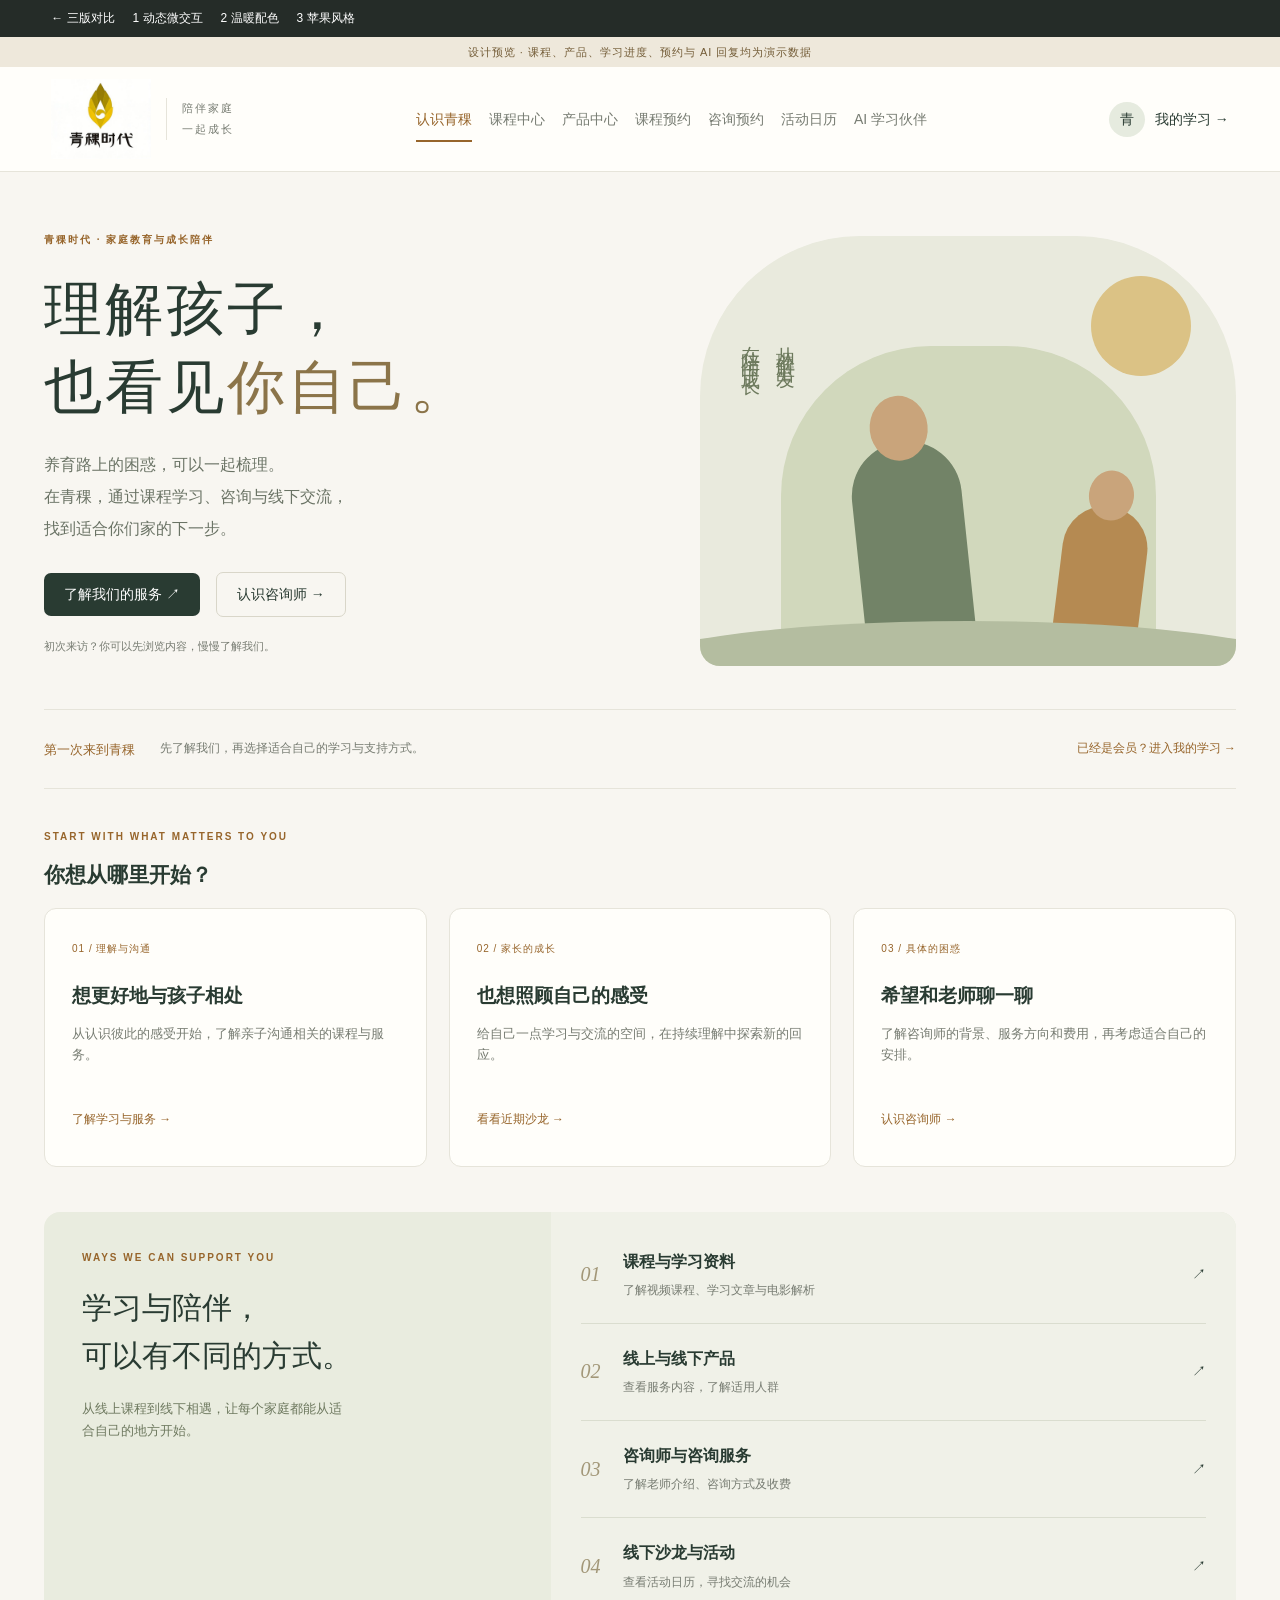
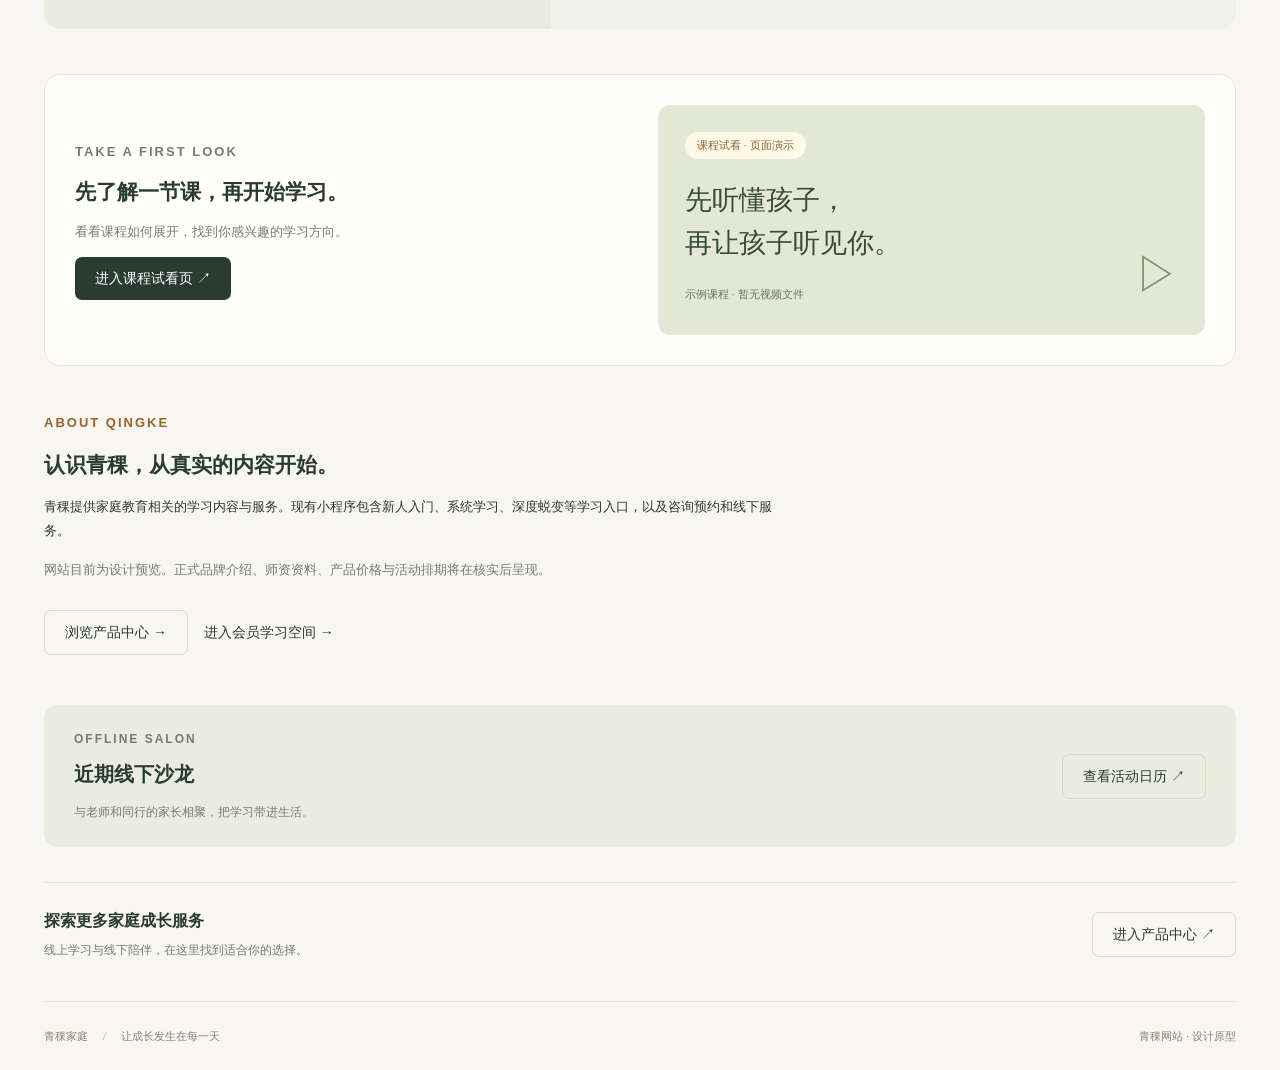
<file: warm/index.html>
<!doctype html>
<html lang="zh-CN"><head><meta charset="UTF-8"><meta name="viewport" content="width=device-width,initial-scale=1"><title>青稞时代 · 家庭教育与成长陪伴</title><link rel="stylesheet" href="styles.css"><style>.review-nav{display:flex;flex-wrap:wrap;gap:18px;background:#252c28;color:#fff;padding:10px 4%;font:12px sans-serif}.review-nav a{color:inherit;text-decoration:none}</style></head><body><div class="review-nav"><a href="../">← 三版对比</a><a href="../motion/">1 动态微交互</a><a href="../warm/">2 温暖配色</a><a href="../apple/">3 苹果风格</a></div>
<div class="demo">设计预览 · 课程、产品、学习进度、预约与 AI 回复均为演示数据</div>
<header><a class="brand" href="#home" aria-label="青稞时代 · 返回公开首页"><img class="brand-logo" src="assets/qingke-logo.png" alt="青稞时代" width="500" height="400"><span class="brand-tagline">陪伴家庭<br>一起成长</span></a><nav aria-label="主导航"><button data-page="home" class="active">认识青稞</button><button data-page="courses">课程中心</button><button data-page="products">产品中心</button><button data-page="booking">课程预约</button><button data-page="consultation">咨询预约</button><button data-page="events">活动日历</button><button data-page="ai">AI 学习伙伴</button></nav><button class="profile" data-page="member"><span>青</span> 我的学习 →</button></header>
<main><section id="home" class="page public-home">
<div class="public-hero"><div><p class="eyebrow">青稞时代 · 家庭教育与成长陪伴</p><h1>理解孩子，<br>也看见<span>你自己。</span></h1><p class="public-lead">养育路上的困惑，可以一起梳理。<br>在青稞，通过课程学习、咨询与线下交流，<br>找到适合你们家的下一步。</p><div class="public-actions"><button class="primary" data-page="products">了解我们的服务 ↗</button><button class="outline" data-page="consultation">认识咨询师 →</button></div><p class="public-note">初次来访？你可以先浏览内容，慢慢了解我们。</p></div><div class="public-art" aria-hidden="true"><div class="public-sun"></div><div class="public-arch"></div><span class="art-caption">从理解出发<br>在陪伴中成长</span><div class="public-person parent"></div><div class="public-person child"></div><div class="public-hill"></div></div></div>
<div class="public-welcome"><span>第一次来到青稞</span><p>先了解我们，再选择适合自己的学习与支持方式。</p><button class="text-btn" data-page="member">已经是会员？进入我的学习 →</button></div>
<div class="section-head"><div><p class="eyebrow">START WITH WHAT MATTERS TO YOU</p><h2>你想从哪里开始？</h2></div></div><div class="public-needs"><article><span>01 / 理解与沟通</span><h3>想更好地与孩子相处</h3><p>从认识彼此的感受开始，了解亲子沟通相关的课程与服务。</p><button class="text-btn" data-page="products">了解学习与服务 →</button></article><article><span>02 / 家长的成长</span><h3>也想照顾自己的感受</h3><p>给自己一点学习与交流的空间，在持续理解中探索新的回应。</p><button class="text-btn" data-page="events">看看近期沙龙 →</button></article><article><span>03 / 具体的困惑</span><h3>希望和老师聊一聊</h3><p>了解咨询师的背景、服务方向和费用，再考虑适合自己的安排。</p><button class="text-btn" data-page="consultation">认识咨询师 →</button></article></div>
<div class="public-services"><div class="public-service-intro"><p class="eyebrow">WAYS WE CAN SUPPORT YOU</p><h2>学习与陪伴，<br>可以有不同的方式。</h2><p>从线上课程到线下相遇，让每个家庭都能从适合自己的地方开始。</p></div><div class="public-service-links"><button data-page="courses"><b>01</b><div><h3>课程与学习资料</h3><p>了解视频课程、学习文章与电影解析</p></div><span>↗</span></button><button data-page="products"><b>02</b><div><h3>线上与线下产品</h3><p>查看服务内容，了解适用人群</p></div><span>↗</span></button><button data-page="consultation"><b>03</b><div><h3>咨询师与咨询服务</h3><p>了解老师介绍、咨询方式及收费</p></div><span>↗</span></button><button data-page="events"><b>04</b><div><h3>线下沙龙与活动</h3><p>查看活动日历，寻找交流的机会</p></div><span>↗</span></button></div></div>
<section class="trial-entry"><div><p class="eyebrow">TAKE A FIRST LOOK</p><h2>先了解一节课，再开始学习。</h2><p>看看课程如何展开，找到你感兴趣的学习方向。</p><button class="primary" data-page="trial">进入课程试看页 ↗</button></div><button class="trial-cover" data-page="trial" aria-label="查看课程试看演示页"><span class="pill">课程试看 · 页面演示</span><strong>先听懂孩子，<br>再让孩子听见你。</strong><span class="trial-play">▷</span><small>示例课程 · 暂无视频文件</small></button></section>
<div class="public-about"><p class="eyebrow">ABOUT QINGKE</p><h2>认识青稞，从真实的内容开始。</h2><p>青稞提供家庭教育相关的学习内容与服务。现有小程序包含新人入门、系统学习、深度蜕变等学习入口，以及咨询预约和线下服务。</p><p class="muted">网站目前为设计预览。正式品牌介绍、师资资料、产品价格与活动排期将在核实后呈现。</p><div class="public-actions"><button class="outline" data-page="products">浏览产品中心 →</button><button class="text-btn" data-page="member">进入会员学习空间 →</button></div></div>
</section>
<section id="trial" class="page" hidden><button class="text-btn" data-page="home">← 返回公开首页</button><p class="eyebrow">COURSE PREVIEW</p><h1>先听懂孩子，再让孩子听见你。</h1><p class="muted">课程试看演示页 · 示例内容，未接入真实视频</p><div class="trial-layout"><div><div class="trial-stage"><span class="pill">试看区域</span><span class="trial-play">▷</span><h2 id="trial-chapter-title">第一节 · 认识沟通中的困惑</h2><p>这里将展示课程试看视频</p><small>当前用页面演示替代视频，点击右侧章节可查看内容介绍。</small></div><div class="panel trial-description"><h2>本节内容</h2><p id="trial-chapter-description">示例：从家庭日常对话出发，梳理家长希望解决的沟通问题。</p><p class="muted">讲师、实际课时与正式课程介绍待核实后录入。</p></div></div><aside class="panel trial-chapters"><h2>课程目录</h2><p class="muted">三个示例章节，点击切换介绍</p><button class="chapter active" data-trial-chapter="0" aria-pressed="true"><span>01</span> 认识沟通中的困惑</button><button class="chapter" data-trial-chapter="1" aria-pressed="false"><span>02</span> 留意彼此的感受</button><button class="chapter" data-trial-chapter="2" aria-pressed="false"><span>03</span> 把学习带回生活</button><div class="trial-next"><h3>继续了解青稞</h3><p>浏览更多课程与服务，选择适合自己的学习方式。</p><button class="outline" data-page="courses">浏览课程中心 →</button><button class="text-btn" data-page="consultation">了解咨询服务 →</button></div></aside></div></section>
<section id="member" class="page" hidden><div class="member-label"><span>会员学习空间 · 演示</span><button class="text-btn" data-page="profile">查看个人中心 →</button></div>
<div class="intro"><div><p class="eyebrow">YOUR FAMILY LEARNING SPACE</p><h1>每一次理解，<span>都是成长的开始。</span></h1><p>从一节课、一次练习开始，把学到的带回日常生活。</p></div><div class="intro-stamp">青稞<span>成长有时 · 陪伴有方</span></div></div>
<div class="layout"><div><article class="continue"><div class="continue-text"><div class="pill">继续学习 · 示例课程</div><p class="overline">系统学习 / 亲子沟通</p><h2>先听懂孩子，<br>再让孩子听见你。</h2><p>第 3 节 · 从回应情绪开始</p><div class="progress"><i></i></div><div class="progress-meta"><span>示例进度 3 / 12 节</span><span>25%</span></div><button class="primary" data-course="0">继续学习 <span>↗</span></button></div><div class="art" aria-hidden="true"><div class="sun"></div><div class="arch"></div><div class="person big"></div><div class="person small"></div><div class="ground"></div><span>听见彼此<br>看见成长</span></div></article>
<div class="section-head"><h2>找到适合你的学习阶段</h2><span>一步一步，慢慢来</span></div><div class="paths"><button data-stage="新人入门"><b>01</b><h3>新人入门</h3><p>从了解孩子与自己开始</p><span>探索入门课程 ↗</span></button><button data-stage="系统学习"><b>02</b><h3>系统学习</h3><p>让理解变成日常的练习</p><span>建立学习路径 ↗</span></button><button data-stage="深度蜕变"><b>03</b><h3>深度蜕变</h3><p>在持续实践中看见变化</p><span>继续深入学习 ↗</span></button></div></div>
<aside><article class="appointment"><div class="section-head"><h3>我的下一次预约</h3><span class="tag">示例</span></div><div class="date-row"><div class="date"><strong>24</strong><span>10 月</span></div><div><h3>家庭沟通主题课</h3><p>周六 19:30–20:30</p><span class="muted">线上 · 小组课程</span></div></div><button class="outline" data-page="booking">查看预约安排 →</button><small>此处展示预约卡片样式，无真实预约</small></article><article class="ai-card"><div class="spark">✧</div><span class="eyebrow">一起把学习带回生活</span><h2>青稞 AI 学习伙伴</h2><p>复习课程要点，梳理学习问题，<br>陪你准备下一次和老师的交流。</p><button class="light" data-page="ai">开始聊一聊 ↗</button><small>功能演示 · 未连接 AI 模型</small></article></aside></div>
<div class="section-head"><div><p class="eyebrow">LEARN AT YOUR OWN PACE</p><h2>给学习，多一种方式</h2></div><button class="text-btn" data-page="courses">全部内容 →</button></div><div class="resource-grid"><button data-kind="视频课程"><span>▷</span><div><h3>视频课程</h3><p>跟随老师，循序渐进</p></div><b>↗</b></button><button data-kind="学习文章"><span>▤</span><div><h3>学习文章</h3><p>留一点时间，静静阅读</p></div><b>↗</b></button><button data-kind="电影解析"><span>◫</span><div><h3>电影解析</h3><p>从故事里看见关系</p></div><b>↗</b></button></div>
</section>
<section id="courses" class="page" hidden><p class="eyebrow">COURSE LIBRARY</p><h1>课程与学习资料</h1><p class="muted">沿用小程序的学习阶段与内容类型，以下内容为设计示例。</p><label class="search">搜索内容 <input id="search" type="search" placeholder="搜索亲子沟通、情绪、电影…"></label><div id="filters" class="filters"><button class="active" data-filter="全部">全部</button><button data-filter="新人入门">新人入门</button><button data-filter="系统学习">系统学习</button><button data-filter="深度蜕变">深度蜕变</button><button data-filter="视频课程">视频课程</button><button data-filter="学习文章">学习文章</button><button data-filter="电影解析">电影解析</button></div><div id="course-grid" class="course-grid"></div></section>
<section id="products" class="page" hidden><div class="product-hero"><div><p class="eyebrow">QINGKE PRODUCTS & SERVICES</p><h1>适合你们家的，<br>下一步成长。</h1><p>从线上学习到线下相遇，找到适合家庭当下需要的产品与服务。</p></div><div class="product-seal">学习 · 实践 · 陪伴</div></div><div class="section-head"><h2>探索产品与服务</h2><span>线上线下，一站了解</span></div><p class="muted">产品展示原型：下列名称与介绍为示例，实际产品、价格和服务规则待核对小程序后录入。</p><div class="filters" aria-label="产品类型"><button data-product-filter="全部" class="active" aria-pressed="true">全部产品</button><button data-product-filter="线上" aria-pressed="false">线上产品</button><button data-product-filter="线下" aria-pressed="false">线下产品</button></div><label class="search">搜索产品<input type="search" id="product-search" placeholder="搜索课程、咨询、活动…"></label><div id="product-grid" class="course-grid"></div><p id="product-count" class="muted" aria-live="polite"></p></section>
<section id="consultation" class="page" hidden><div class="consult-intro"><p class="eyebrow">QINGKE CONSULTATION</p><h1>找一位老师，<br>一起梳理家庭的困惑。</h1><p class="muted">了解咨询师的背景与擅长方向，查看收费，再选择适合你的咨询安排。</p></div><div class="consult-notice">设计预览：咨询师姓名、照片、资历、价格及可约时间尚未录入，以下仅展示页面结构。</div><div class="section-head"><h2>认识我们的咨询师</h2><span>介绍清晰 · 收费透明 · 自主选择</span></div><div id="consultant-list" class="consultant-list"></div><div class="panel consult-guide"><h3>预约如何进行</h3><div class="paths"><div><b>01</b><h3>了解咨询师</h3><p>查看介绍、擅长方向和服务方式。</p></div><div><b>02</b><h3>确认服务与费用</h3><p>明确单次时长、收费单位及会员价格。</p></div><div><b>03</b><h3>选择时间并确认</h3><p>查看可约时段，再核对预约信息。</p></div></div></div></section>
<section id="events" class="page" hidden><p class="eyebrow">MEET & GROW TOGETHER</p><h1>相聚在线下，<br>让成长多一点温度。</h1><p class="muted">看看近期的线下沙龙，为交流与学习留一点时间。</p><div class="consult-notice">日历原型：以下活动名称与日期均为演示，真实地点、讲师及报名安排待录入。</div><div class="event-layout"><div class="panel"><div class="month-controls"><button id="prev-month" class="outline" aria-label="上个月">←</button><h2 id="event-month"></h2><button id="next-month" class="outline" aria-label="下个月">→</button></div><div class="weekdays" aria-hidden="true"><span>一</span><span>二</span><span>三</span><span>四</span><span>五</span><span>六</span><span>日</span></div><div id="event-calendar" class="event-calendar" aria-label="沙龙活动月历"></div><div class="calendar-legend"><span>● 有沙龙活动</span><button id="reset-events" class="text-btn">查看整月</button></div></div><div><div class="section-head"><h2 id="event-list-title">本月活动</h2><button id="current-month" class="text-btn">回到本月</button></div><div id="event-list" aria-live="polite"></div></div></div></section>
<section id="booking" class="page" hidden><p class="eyebrow">MAKE TIME FOR GROWTH</p><h1>给成长，留一段时间。</h1><p class="muted">预约流程演示。真实老师、排期和会员课时规则将在确认后接入。</p><div class="booking-layout"><form id="booking-form" class="panel"><h2>选择你需要的陪伴</h2><label>服务类型<select name="service"><option>家庭沟通主题课 · 小组课</option><option>家庭教育咨询 · 一对一</option></select></label><label>演示时段<select name="slot"><option>2026 年 10 月 24 日 19:30–20:30</option><option>2026 年 10 月 25 日 10:00–11:00</option></select></label><button class="primary">预览预约信息 →</button></form><div class="panel"><span class="pill">预约预览</span><div id="booking-result" aria-live="polite"><h2>选好时间，再从容开始</h2><p>选择左侧的服务和时段，查看预约确认页的展示效果。</p></div><p class="muted">演示不会扣除课时、发出通知或创建真实预约。</p></div></div></section>
<section id="ai" class="page" hidden><p class="eyebrow">QINGKE LEARNING COMPANION</p><h1>带着问题，一起学习。</h1><p class="muted">以下为固定回复演示，未接入真实 AI，也不会保存对话。</p><div class="chat panel"><div id="messages" aria-live="polite"><div class="bubble assistant">你好，我是青稞学习伙伴。你可以从课程复习、沟通练习或课前准备开始。</div></div><div class="suggestions"><button data-prompt="帮我复习亲子沟通课程">复习课程要点</button><button data-prompt="帮我准备向老师请教的问题">准备课前问题</button></div><form id="chat-form"><label class="sr-only" for="question">输入学习问题</label><input id="question" maxlength="500" placeholder="写下你的学习问题…" required><button class="primary">发送 ↗</button></form></div></section>
<section id="profile" class="page" hidden><p class="eyebrow">MY LEARNING</p><h1>我的学习空间</h1><p class="muted">会员账号与权益尚未接入。这里展示个人中心的布局方向。</p><div class="paths"><button data-page="courses"><b>▷</b><h3>我的课程</h3><p>继续学习与收藏内容</p></button><button data-page="booking"><b>▦</b><h3>我的预约</h3><p>查看课程与咨询安排</p></button><button data-page="ai"><b>✧</b><h3>学习伙伴</h3><p>整理课程问题</p></button></div></section>
<div class="event-home"><div><p class="eyebrow">OFFLINE SALON</p><h2>近期线下沙龙</h2><p>与老师和同行的家长相聚，把学习带进生活。</p></div><button class="outline" data-page="events">查看活动日历 ↗</button></div><div class="product-home-link"><div><h3>探索更多家庭成长服务</h3><p>线上学习与线下陪伴，在这里找到适合你的选择。</p></div><button class="outline" data-page="products">进入产品中心 ↗</button></div><footer><span>青稞家庭 <i> / </i> 让成长发生在每一天</span><span>青稞网站 · 设计原型</span></footer></main>
<dialog id="detail"><button class="close" aria-label="关闭详情">×</button><span class="pill">内容详情 · 演示</span><h2 id="detail-title"></h2><div class="video-placeholder">▷<p>内容展示区域</p><small>尚未接入真实视频或文章</small></div><h3>本次学习</h3><p>这里将展示课程介绍、章节目录与配套资料。正式内容以现有课程资料为准。</p><button class="outline close-detail">返回学习空间</button></dialog><dialog id="product-detail"><button class="product-close close" aria-label="关闭产品详情">×</button><span class="pill">产品详情 · 展示示例</span><h2 id="product-title"></h2><p id="product-channel" class="muted"></p><p id="product-description"></p><div class="product-facts"><h3>服务内容</h3><p id="product-includes"></p><h3>适合谁</h3><p id="product-audience"></p><h3>价格与安排</h3><p>暂未展示：以核实后的正式产品信息为准。</p></div><button class="outline product-close">返回产品中心</button></dialog><dialog id="consult-dialog"><button class="close consult-close" aria-label="关闭咨询预约">×</button><span class="pill">咨询预约 · 流程预览</span><h2 id="consult-name"></h2><div id="consult-bio"></div><form id="consult-form"><label>咨询方式<select name="mode"><option>线上咨询（演示）</option><option>线下面谈（演示）</option></select></label><label>可约时间<select name="time" disabled><option>等待录入咨询师真实排期</option></select></label><div class="consult-price"><span>本次咨询费用</span><strong>待录入</strong><small>咨询时长、会员价和取消规则待核实</small></div><button class="primary" type="submit">查看预约信息预览 →</button></form><div id="consult-summary" aria-live="polite"></div></dialog>
<dialog id="event-dialog"><button class="close event-close" aria-label="关闭活动详情">×</button><span class="pill">线下沙龙 · 演示活动</span><h2 id="event-title"></h2><div id="event-details"></div><button class="outline event-close">返回活动日历</button></dialog><script src="trial.js"></script><script src="events.js"></script><script src="consultation.js"></script><script src="products.js"></script><script src="app.js"></script></body></html>
</file>
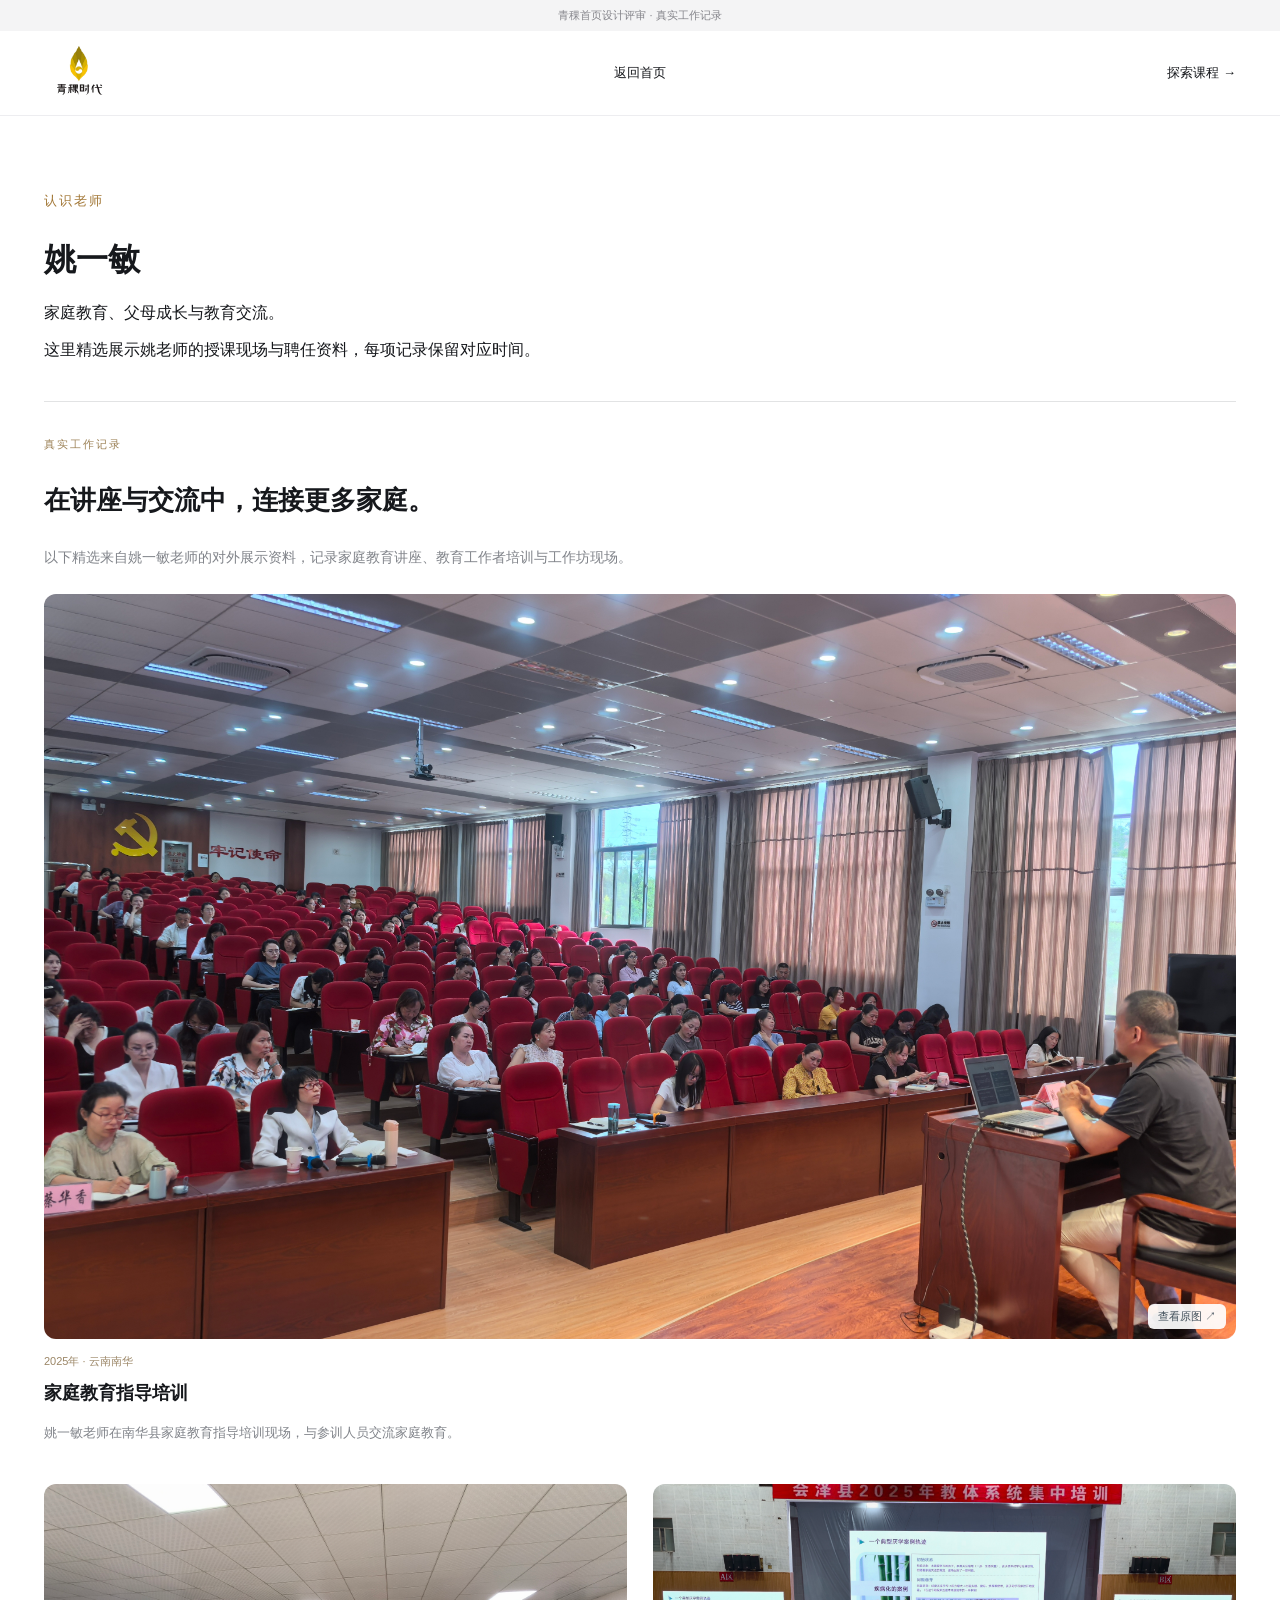
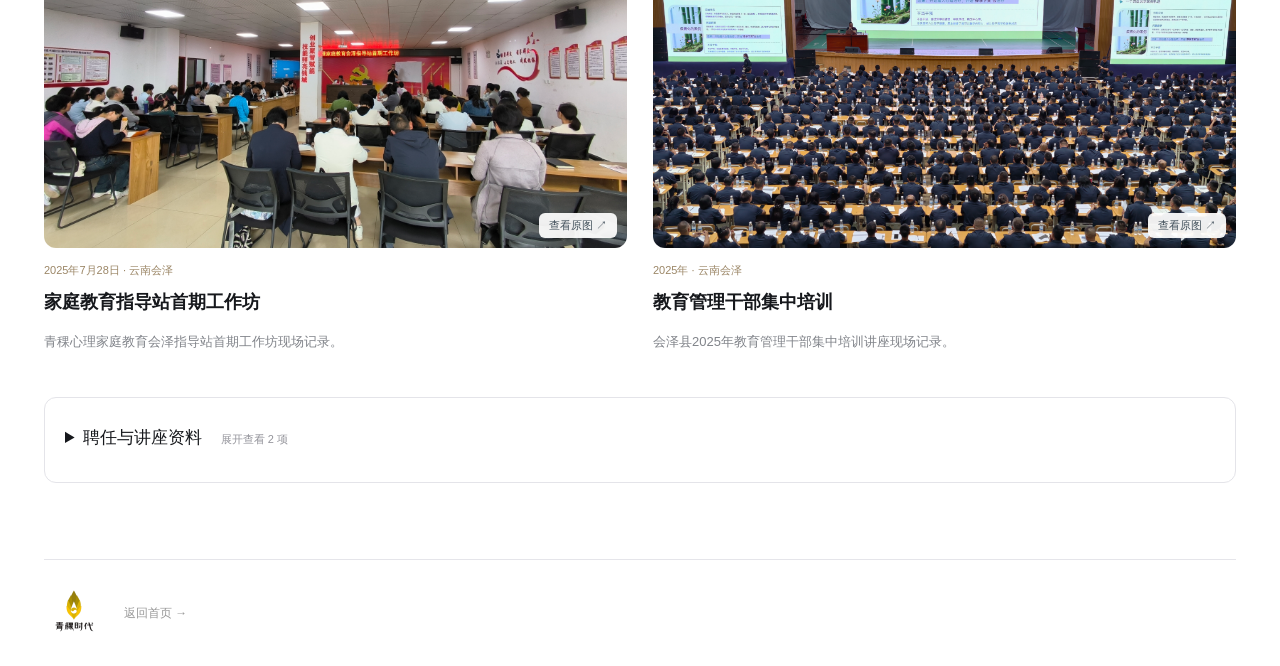
<file: home-v2/yao-yimin.html>
<!doctype html><html lang="zh-CN"><head><meta charset="utf-8"><meta name="viewport" content="width=device-width,initial-scale=1"><title>姚一敏 · 实践与教育交流记录</title><link rel="stylesheet" href="v2.css"><link rel="stylesheet" href="yao-public-work.css"></head><body><div class="preview-label">青稞首页设计评审 · 真实工作记录</div><header><div class="navigation"><a href="index.html"><img src="logo.png" alt="青稞时代"></a><nav><a href="index.html">返回首页</a></nav><a class="account" href="index.html#courses">探索课程 →</a></div></header><main class="section"><p class="eyebrow">认识老师</p><h1>姚一敏</h1><p>家庭教育、父母成长与教育交流。</p><p>这里精选展示姚老师的授课现场与聘任资料，每项记录保留对应时间。</p><div id="yao-page-content"></div></main><footer><img src="logo.png" alt="青稞时代"><a href="index.html">返回首页 →</a></footer><script src="yao-public-work.js"></script><script src="yao-page.js"></script></body></html>
</file>
<file: apple/styles.css>
*{box-sizing:border-box} :root{--bg:#f8f6f1;--paper:#fffefa;--ink:#293b32;--muted:#777c72;--gold:#97652b;--line:#e6e4da}body{margin:0;background:var(--bg);color:var(--ink);font-family:"Microsoft YaHei","PingFang SC",sans-serif;font-size:14px;line-height:1.65}button,input,select{font:inherit}button{cursor:pointer}button,a,input,select{outline-offset:5px}button:focus-visible,a:focus-visible,input:focus-visible,select:focus-visible{outline:3px solid #b98c49}button{color:inherit}a{color:inherit;text-decoration:none}.demo{text-align:center;background:#eee8db;color:#735c37;padding:6px 15px;font-size:11px;letter-spacing:1px}header{display:flex;align-items:center;justify-content:space-between;padding:22px max(4vw,22px);border-bottom:1px solid var(--line);background:var(--paper);gap:25px}.brand{display:flex;gap:12px;align-items:center;font-size:22px;font-weight:bold;letter-spacing:2px}.brand-icon{color:var(--gold);font-family:serif;font-size:34px;border:1px solid #d1bd96;border-radius:50% 50% 4px 4px;width:45px;text-align:center}.brand small{display:block;font-size:10px;font-weight:normal;letter-spacing:3px;color:var(--muted)}nav{display:flex;gap:26px}nav button,.profile,.text-btn{border:0;background:none;padding:9px 0}nav button{color:var(--muted)}nav button.active{color:var(--gold);box-shadow:0 2px var(--gold)}.profile{display:flex;gap:10px;align-items:center}.profile span{background:#e6ebdf;border-radius:50%;padding:6px 11px}main{max-width:1280px;margin:auto;padding:40px 44px 0}.intro{display:flex;justify-content:space-between;align-items:center;margin-bottom:30px}.eyebrow{font-size:10px;letter-spacing:2px;color:var(--gold);font-weight:bold;margin:0 0 12px}h1{font-family:"SimSun",serif;font-size:36px;font-weight:normal;margin:0 0 12px;letter-spacing:1px}h1 span{color:#73816b}h2{font-size:21px;margin:0 0 12px}h3{font-size:16px;margin:0 0 6px}p{margin:0 0 14px}.intro p:last-child,.muted{color:var(--muted)}.intro-stamp{border:1px solid #c8bca4;padding:9px 18px;color:var(--gold);font-family:serif;font-size:22px;transform:rotate(-5deg);text-align:center}.intro-stamp span{display:block;font:9px sans-serif;letter-spacing:2px}.layout{display:grid;grid-template-columns:1fr 320px;gap:25px}.continue{display:flex;background:#eaeade;border:1px solid #dedfce;border-radius:18px;min-height:340px;overflow:hidden;position:relative}.continue-text{width:58%;padding:28px 32px;z-index:1}.pill{display:inline-block;border-radius:20px;background:#fff9e9;color:#8c682e;padding:4px 12px;font-size:11px}.overline{font-size:11px;color:#6a765f;margin:19px 0 8px}.continue h2{font-family:serif;font-size:30px;font-weight:normal;line-height:1.5}.continue p:not(.overline){font-size:12px;color:#647159}.progress{height:4px;background:#ccd1bb;border-radius:9px;margin-top:18px}.progress i{display:block;height:100%;width:25%;background:#647455}.progress-meta{display:flex;justify-content:space-between;font-size:10px;color:#6c775e;margin:6px 0 18px}.primary,.light,.outline{padding:10px 20px;border-radius:7px;border:0}.primary{background:var(--ink);color:white}.primary span{padding-left:35px}.outline{background:transparent;border:1px solid #d9d6c9}.light{background:#f8f4e9;color:#344335}.art{position:absolute;right:0;bottom:0;width:42%;height:100%;overflow:hidden}.sun{position:absolute;right:26px;top:29px;width:74px;height:74px;border-radius:50%;background:#dfc68e}.arch{position:absolute;bottom:0;right:18px;background:#d5d8c1;width:190px;height:270px;border-radius:100px 100px 0 0}.person{position:absolute;border-radius:70px 70px 0 0;bottom:39px}.person:before{content:"";position:absolute;top:-37px;left:20px;width:46px;height:49px;border-radius:50%;background:#c6a27b}.person.big{width:87px;height:139px;background:#6e7d65;right:105px;transform:rotate(-7deg)}.person.small{width:67px;height:91px;background:#bb8d58;right:37px;transform:rotate(8deg)}.person.small:before{width:36px;height:38px;top:-29px;left:14px}.ground{position:absolute;bottom:-55px;width:350px;height:100px;background:#b9bea1;border-radius:50%}.art>span{position:absolute;top:36px;left:0;font-family:serif;font-size:15px;color:#687258;writing-mode:vertical-rl;letter-spacing:4px}.section-head{display:flex;align-items:center;justify-content:space-between;margin:27px 0 16px;gap:12px}.section-head h2,.section-head h3{margin:0}.section-head>span{font-size:11px;color:var(--muted)}.paths{display:grid;grid-template-columns:repeat(3,1fr);gap:14px}.paths button{text-align:left;background:var(--paper);border:1px solid var(--line);border-radius:12px;padding:20px}.paths b{font:italic 25px Georgia;color:#b6a483}.paths h3{margin-top:12px}.paths p{font-size:11px;color:var(--muted)}.paths span{font-size:11px;color:var(--gold)}aside article{border-radius:15px;padding:22px}.appointment{background:var(--paper);border:1px solid var(--line)}.appointment .section-head{margin:0 0 20px}.tag{font-size:10px;background:#f2eee5;border-radius:4px;padding:2px 8px}.date-row{display:flex;gap:16px;align-items:center;margin-bottom:21px}.date{min-width:53px;text-align:center;color:var(--gold);background:#f4efe4;padding:4px;border-radius:8px}.date strong{display:block;font:30px Georgia}.date span{font-size:10px}.date-row h3{font-size:14px}.date-row p,.date-row .muted{font-size:11px;margin:3px 0}.appointment button{width:100%}aside small{display:block;font-size:10px;color:var(--muted);margin-top:11px}.ai-card{margin-top:18px;background:#344b3e;color:#f5f2e6;position:relative;overflow:hidden}.spark{font-size:33px;color:#d8c391}.ai-card .eyebrow{color:#d7c99e;font-size:9px}.ai-card h2{margin-top:6px;font-size:20px}.ai-card p{color:#d0d8cd;font-size:12px}.ai-card small{color:#c3cbbd}.resource-grid{display:grid;grid-template-columns:repeat(3,1fr);gap:18px}.resource-grid button{display:flex;text-align:left;align-items:center;gap:16px;border:1px solid var(--line);background:var(--paper);padding:21px;border-radius:12px}.resource-grid button>span{font-size:27px;color:var(--gold)}.resource-grid h3{font-size:15px}.resource-grid p{font-size:11px;color:var(--muted);margin:0}.resource-grid b{margin-left:auto;font-weight:normal}footer{display:flex;justify-content:space-between;border-top:1px solid var(--line);padding:25px 0;margin-top:40px;font-size:11px;color:#858577}footer i{margin:0 12px;color:#c5b597}.page[hidden]{display:none}.search{display:block;margin:25px 0 15px;color:var(--muted)}input,select{padding:12px;border:1px solid #d9d9cb;border-radius:7px;background:#fffefa;color:var(--ink)}.search input{display:block;width:100%;margin-top:8px}.filters{display:flex;gap:9px;flex-wrap:wrap;margin-bottom:24px}.filters button,.suggestions button{border:1px solid var(--line);padding:8px 15px;border-radius:20px;background:var(--paper)}.filters button.active{background:var(--ink);color:white}.course-grid{display:grid;grid-template-columns:repeat(3,1fr);gap:20px}.course-card{text-align:left;border:1px solid var(--line);border-radius:13px;background:var(--paper);overflow:hidden;padding:0}.cover{padding:30px;background:#e4e6d6;font-family:serif;font-size:23px;min-height:145px}.course-card:nth-child(2n) .cover{background:#eee2cd}.course-card:nth-child(3n) .cover{background:#dfe8e2}.course-body{padding:20px}.course-body p{color:var(--muted);font-size:12px}.booking-layout{display:grid;grid-template-columns:1fr 1fr;gap:25px;margin-top:28px}.panel{padding:30px;background:var(--paper);border:1px solid var(--line);border-radius:16px}.panel label{display:block;margin:20px 0}.panel select{display:block;width:100%;margin-top:8px}.chat{max-width:800px;margin:28px auto}.bubble{padding:16px 20px;border-radius:12px;margin-bottom:16px;max-width:85%;background:#eef0e5}.bubble.user{margin-left:auto;background:#e9decb}.suggestions{display:flex;gap:8px;flex-wrap:wrap;margin:22px 0}#chat-form{display:flex;gap:10px}#question{flex:1;min-width:0}dialog{border:1px solid var(--line);border-radius:18px;max-width:620px;width:90%;padding:30px;color:var(--ink)}dialog::backdrop{background:#1d302b88}dialog h2{margin-top:20px}.close{position:absolute;right:15px;top:10px;background:none;border:0;font-size:28px}.video-placeholder{background:#e9ecdf;text-align:center;padding:40px 15px;border-radius:10px;font-size:35px;margin-bottom:20px}.video-placeholder p{font-size:17px}.video-placeholder small{display:block;font-size:12px}.sr-only{position:absolute;width:1px;height:1px;overflow:hidden;clip:rect(0,0,0,0)}button:hover{filter:brightness(.97)}
@media(min-width:1500px){main{padding-top:50px}.continue{min-height:365px}}@media(max-width:1050px){nav{gap:14px}.layout{grid-template-columns:1fr 280px}main{padding:30px 25px 0}.continue-text{padding:25px 20px}.continue h2{font-size:25px}.intro-stamp{display:none}.art{opacity:.8}.paths button{padding:15px}}@media(max-width:760px){header{flex-wrap:wrap;padding:15px 20px;gap:14px}.brand{font-size:19px}nav{order:3;width:100%;justify-content:space-between;gap:5px;font-size:12px}.profile{font-size:12px}.demo{font-size:9px;letter-spacing:0}main{padding:25px 18px 0}h1{font-size:28px}h1 span{display:block}.intro{margin-bottom:22px}.intro p:last-child{font-size:12px}.layout{grid-template-columns:1fr}.continue{min-height:330px}.continue-text{width:64%}.art{width:40%}.person.big{right:65px}.person.small{right:5px}.art>span{display:none}.paths{gap:8px}.paths button{padding:13px 9px}.paths h3{font-size:14px}.paths p{font-size:10px;min-height:32px}.paths span{font-size:10px}.section-head h2{font-size:18px}.section-head>span{display:none}aside{display:grid;grid-template-columns:1fr;gap:15px}.ai-card{margin:0}.resource-grid,.course-grid,.booking-layout{grid-template-columns:1fr}.resource-grid{gap:10px}.resource-grid button{padding:16px}.panel{padding:20px}footer{gap:15px;font-size:9px}#chat-form .primary{padding:10px}.bubble{max-width:95%}.eyebrow{font-size:9px}}
.product-hero{display:flex;justify-content:space-between;align-items:center;background:#e8eadf;border:1px solid #dce0d2;border-radius:18px;padding:35px 40px;gap:30px}.product-hero h1{line-height:1.55}.product-hero p:last-child{color:#66755f;max-width:520px;margin:15px 0 0}.product-seal{border:1px solid #abb698;border-radius:100px 100px 5px 5px;padding:70px 22px 35px;writing-mode:vertical-rl;letter-spacing:7px;color:#6d7f60;font:20px serif}.product-cover{position:relative;min-height:180px;overflow:hidden;background:#e6eadc}.product-cover>span{font:11px "Microsoft YaHei",sans-serif;letter-spacing:1px}.product-cover strong{position:absolute;right:18px;bottom:-25px;font:130px Georgia;color:#6b7e5925}.product-cover h3{font:26px serif;margin-top:35px;position:relative}.product-card:nth-child(3) .cover{background:#eae1d2}.product-card:nth-child(4) .cover{background:#e7ddd0}.product-card .course-body p{min-height:60px}.product-card-bottom{display:flex;justify-content:space-between;border-top:1px solid var(--line);padding-top:15px;color:var(--gold);font-size:12px}.product-facts{padding:20px;background:#f4f3ec;border-radius:10px;margin:20px 0}.product-facts p{font-size:13px;color:var(--muted)}.product-home-link{margin-top:35px;border-top:1px solid var(--line);padding-top:25px;display:flex;justify-content:space-between;align-items:center;gap:20px}.product-home-link p{color:var(--muted);font-size:12px;margin:0}#product-count{margin-top:18px;font-size:12px}@media(max-width:760px){nav{overflow-x:auto;justify-content:flex-start;gap:21px}nav button{white-space:nowrap;flex-shrink:0}.product-hero{padding:25px}.product-seal{display:none}.product-home-link{align-items:flex-start;flex-direction:column}.product-card .course-body p{min-height:0}}
/* Official user-provided brand asset; retain original proportions and artwork. */
.brand{gap:15px;letter-spacing:0;flex-shrink:0}.brand-logo{display:block;width:100px;height:80px;object-fit:contain}.brand-tagline{border-left:1px solid var(--line);padding-left:15px;font-size:11px;font-weight:normal;line-height:1.9;letter-spacing:2px;color:var(--muted)}header{padding-top:12px;padding-bottom:12px}@media(max-width:760px){.brand-logo{width:75px;height:60px}.brand{gap:10px}.brand-tagline{padding-left:10px;font-size:10px;letter-spacing:1px}header{padding-top:10px;padding-bottom:10px}}
.consult-intro{padding:25px 0 12px}.consult-intro h1{line-height:1.6}.consult-notice{padding:12px 18px;border-radius:8px;background:#eee8dc;color:#7b6747;font-size:12px}.consultant-list{display:grid;gap:22px}.consultant-card{display:grid;grid-template-columns:180px 1fr 190px;gap:28px;padding:25px;background:var(--paper);border:1px solid var(--line);border-radius:16px}.consult-photo{min-height:230px;background:linear-gradient(145deg,#e7e9dc,#d8dfcf);border-radius:90px 90px 10px 10px;display:flex;flex-direction:column;align-items:center;justify-content:center;color:#75816a;gap:12px}.consult-photo small{font-size:10px}.consult-info h2{margin:8px 0}.consult-info h3{font-size:13px}.consult-info>p{font-size:12px;max-width:550px}.consult-tags{display:flex;flex-wrap:wrap;gap:8px}.consult-tags span{background:#f0f1e8;border-radius:5px;padding:4px 9px;font-size:11px;color:#6b755e}.consult-info .text-btn{color:var(--gold);margin-top:12px}.consult-cost{border-left:1px solid var(--line);padding-left:25px;display:flex;flex-direction:column;justify-content:center;align-items:flex-start;gap:9px}.consult-cost strong{font:26px serif;color:var(--gold)}.consult-cost p{font-size:11px;color:var(--muted);margin:0}.consult-cost small{font-size:10px;color:var(--muted)}.consult-guide{margin-top:25px}.consult-guide .paths{margin-top:20px}.consult-guide .paths p{font-size:12px;min-height:0}.consult-price{background:#f0eee4;border-radius:9px;padding:18px;margin:20px 0;display:grid;gap:5px}.consult-price strong{font-size:25px;color:var(--gold)}.consult-price small{color:var(--muted)}#consult-form label{display:block;margin-top:15px}#consult-form select{display:block;width:100%;margin-top:7px}#consult-summary:not(:empty){border-top:1px solid var(--line);margin-top:22px;padding-top:20px}#consult-summary p{font-size:13px}@media(max-width:1000px){header{flex-wrap:wrap}nav{gap:16px}.consultant-card{grid-template-columns:130px 1fr 160px;gap:18px}.consult-cost{padding-left:18px}}@media(max-width:760px){.consultant-card{grid-template-columns:90px 1fr;padding:18px;gap:15px}.consult-photo{min-height:140px;max-height:180px}.consult-cost{grid-column:1/-1;border-left:0;border-top:1px solid var(--line);padding:16px 0 0}.consult-cost .primary{width:100%}.consult-info h2{font-size:18px}.consult-guide .paths{grid-template-columns:1fr}.consult-intro{padding-top:0}}
.event-layout{display:grid;grid-template-columns:1.15fr 1fr;gap:28px;margin-top:28px;align-items:start}.month-controls{display:flex;align-items:center;justify-content:space-between;gap:10px;margin-bottom:24px}.month-controls h2{margin:0;font-size:21px}.weekdays,.event-calendar{display:grid;grid-template-columns:repeat(7,minmax(0,1fr));gap:7px}.weekdays{color:var(--muted);text-align:center;margin-bottom:12px;font-size:12px}.calendar-day{position:relative;min-height:55px;border:1px solid transparent;border-radius:9px;background:#f5f5ee;font-size:15px;padding:9px 2px 16px}.calendar-day.has-event:after{content:'●';position:absolute;bottom:1px;left:0;right:0;font-size:9px;color:var(--gold)}.calendar-day.today{border-color:#a08b5f}.calendar-day.selected{background:var(--ink);color:white}.calendar-day.selected:after{color:#e2c88d}.calendar-legend{display:flex;justify-content:space-between;align-items:center;margin-top:18px;font-size:11px;color:var(--gold)}.event-layout .section-head{margin-top:0}.salon-card{padding:22px;background:var(--paper);border:1px solid var(--line);border-radius:13px;margin-bottom:15px}.salon-card h3{margin:13px 0 10px}.salon-card p{font-size:12px;margin-bottom:7px}.salon-card .text-btn{color:var(--gold)}.event-home{display:flex;align-items:center;justify-content:space-between;gap:18px;padding:25px 30px;background:#e9ecdf;border-radius:14px;margin-top:35px}.event-home h2{font-size:20px}.event-home p{margin:0;font-size:12px;color:var(--muted)}.event-home .eyebrow{margin-bottom:8px}nav{gap:17px}header{gap:18px}@media(max-width:1100px){header nav{order:3;width:100%;overflow-x:auto;justify-content:center}nav button{white-space:nowrap}}@media(max-width:760px){header nav{justify-content:flex-start;gap:21px}.event-layout{grid-template-columns:1fr;gap:22px}.event-layout .panel{padding:17px}.calendar-day{min-height:45px}.weekdays,.event-calendar{gap:4px}.event-home{flex-direction:column;align-items:flex-start;padding:22px}.month-controls h2{font-size:18px}}
.public-hero{display:grid;grid-template-columns:1.15fr 1fr;gap:40px;align-items:center;padding:20px 0 40px}.public-hero h1{font-size:58px;line-height:1.35;letter-spacing:3px;margin:22px 0}.public-hero h1 span{color:#8b7449}.public-lead{font-size:16px;line-height:2;color:#6a7365}.public-actions{display:flex;align-items:center;gap:16px;flex-wrap:wrap;margin-top:27px}.public-note{font-size:11px;color:var(--muted);margin-top:20px}.public-art{position:relative;min-height:430px;background:#e9eadd;border-radius:160px 160px 20px 20px;overflow:hidden}.public-sun{position:absolute;width:100px;height:100px;background:#dbc285;border-radius:50%;right:45px;top:40px}.public-arch{position:absolute;bottom:0;width:70%;height:320px;left:15%;border-radius:150px 150px 0 0;background:#d1d8bc}.art-caption{position:absolute;left:34px;top:95px;writing-mode:vertical-rl;letter-spacing:6px;font:19px serif;color:#6c795c;line-height:1.8}.public-person{position:absolute;bottom:35px;border-radius:70px 70px 0 0}.public-person:before{content:'';position:absolute;border-radius:50%;background:#c9a47b}.public-person.parent{width:110px;height:190px;background:#728367;left:29%;transform:rotate(-6deg)}.public-person.parent:before{width:58px;height:65px;top:-46px;left:25px}.public-person.child{width:85px;height:125px;background:#b58a52;right:17%;transform:rotate(7deg)}.public-person.child:before{width:45px;height:50px;top:-36px;left:20px}.public-hill{position:absolute;width:130%;height:100px;border-radius:50%;background:#b4bda0;bottom:-55px;left:-15%}.public-welcome{display:flex;align-items:center;gap:25px;border-block:1px solid var(--line);padding:20px 0;margin-bottom:40px}.public-welcome>span{font-size:13px;color:var(--gold);white-space:nowrap}.public-welcome p{margin:0;font-size:12px;color:var(--muted)}.public-welcome button{margin-left:auto;font-size:12px;color:var(--gold)}.public-needs{display:grid;grid-template-columns:repeat(3,1fr);gap:22px}.public-needs article{background:var(--paper);border:1px solid var(--line);padding:27px;border-radius:12px}.public-needs article>span{font-size:10px;color:var(--gold);letter-spacing:1px}.public-needs h3{margin:20px 0 12px;font-size:19px}.public-needs p{font-size:13px;color:var(--muted);min-height:64px}.public-needs button{color:var(--gold);font-size:12px}.public-services{margin-top:45px;display:grid;grid-template-columns:.85fr 1.15fr;background:#e9ecdf;border-radius:16px;overflow:hidden}.public-service-intro{padding:38px}.public-service-intro h2{font:30px/1.6 serif;margin:18px 0}.public-service-intro>p:last-child{font-size:13px;color:#6e795f;max-width:260px}.public-service-links{padding:15px 30px;background:#f0f1e8}.public-service-links button{width:100%;display:flex;align-items:center;gap:22px;padding:22px 0;text-align:left;background:none;border:0;border-bottom:1px solid #daddcf}.public-service-links button:last-child{border-bottom:0}.public-service-links b{font:italic 20px Georgia;color:#a29778}.public-service-links p{font-size:12px;color:var(--muted);margin:0}.public-service-links span{margin-left:auto}.public-about{padding:45px 0 15px;max-width:750px}.public-about>p{font-size:13px;line-height:1.9}.member-label{display:flex;justify-content:space-between;align-items:center;color:var(--gold);font-size:12px;margin-bottom:20px}.profile.active{color:var(--gold)}@media(max-width:900px){.public-hero h1{font-size:43px}.public-art{min-height:380px}.public-hero{gap:20px}.public-needs{gap:12px}.public-needs article{padding:20px}.public-welcome{flex-wrap:wrap;gap:10px}}@media(max-width:760px){.public-hero{grid-template-columns:1fr;padding-top:0}.public-hero h1{font-size:40px}.public-hero h1 span{display:inline}.public-art{min-height:290px;max-width:440px;width:100%;margin:10px auto}.public-arch{height:230px}.public-person.parent{height:135px;width:90px}.public-person.child{height:90px;width:70px}.public-sun{width:70px;height:70px;top:25px}.art-caption{top:55px}.public-lead{font-size:14px}.public-needs,.public-services{grid-template-columns:1fr}.public-needs p{min-height:0}.public-welcome{align-items:flex-start;flex-direction:column}.public-welcome button{margin:0}.public-service-intro{padding:25px}.public-service-links{padding:8px 25px}.public-actions{gap:12px}.public-actions .primary,.public-actions .outline{font-size:12px;padding:12px 15px}}
.trial-entry{display:grid;grid-template-columns:1fr 1fr;align-items:center;gap:35px;margin-top:45px;padding:30px;background:#fffefa;border:1px solid var(--line);border-radius:16px}.trial-entry p{color:var(--muted);font-size:13px}.trial-cover{display:flex;flex-direction:column;align-items:flex-start;position:relative;text-align:left;padding:27px;border:0;border-radius:12px;background:#e3e7d5;min-height:230px}.trial-cover strong{font:27px/1.6 serif;margin:20px 0;color:#354b3b}.trial-cover small{color:#69755d;font-size:11px}.trial-play{font:45px Georgia;color:#7f916d}.trial-cover .trial-play{position:absolute;right:25px;bottom:30px}.trial-layout{display:grid;grid-template-columns:1fr 320px;gap:25px;margin-top:25px}.trial-stage{min-height:350px;border-radius:16px;background:#e3e7d7;display:flex;flex-direction:column;align-items:center;justify-content:center;text-align:center;padding:28px;gap:14px}.trial-stage h2,.trial-stage p{margin:0}.trial-stage small{color:#69755d}.trial-description{margin-top:20px}.trial-chapters{align-self:start}.chapter{display:flex;gap:12px;align-items:center;width:100%;text-align:left;border:1px solid var(--line);background:var(--paper);padding:15px 12px;margin-top:12px;border-radius:7px;font-size:12px}.chapter.active{background:#e9ecdf;border-color:#8e9a7d}.chapter span{color:var(--gold);font:18px Georgia}.trial-next{border-top:1px solid var(--line);margin-top:25px;padding-top:20px}.trial-next p{color:var(--muted);font-size:12px}.trial-next button{width:100%}@media(max-width:760px){.trial-entry,.trial-layout{grid-template-columns:1fr}.trial-entry{padding:22px;gap:25px}.trial-stage{min-height:270px;padding:20px}.trial-stage h2{font-size:19px}.trial-chapters{width:100%}}
</file>
<file: apple/apple.css>
:root{--bg:#fff;--paper:#fff;--ink:#1d1d1f;--muted:#6e6e73;--gold:#0066cc;--line:#e5e5e7}body{font-family:-apple-system,BlinkMacSystemFont,"Segoe UI","Microsoft YaHei",sans-serif;background:#fff;color:#1d1d1f;-webkit-font-smoothing:antialiased}.demo{background:#f5f5f7;color:#6e6e73;font-size:10px;letter-spacing:0;padding:8px}header{background:rgba(255,255,255,.96);padding:8px max(4vw,22px);gap:20px;border-bottom:1px solid #ededee}.brand-logo{width:65px;height:52px}.brand-tagline{font-size:9px;color:#86868b;letter-spacing:0}nav{gap:22px}nav button{font-size:11px;color:#424245;white-space:nowrap}nav button.active{box-shadow:none;color:#0071e3}.profile{font-size:11px;color:#0066cc}.profile span{display:none}main{max-width:1320px;padding:0 30px}.eyebrow{color:#6e6e73;letter-spacing:1px;font-size:11px;font-weight:500}h1,h2,h3{font-family:inherit;letter-spacing:-.5px}h1{font-weight:650}.public-hero{display:flex;flex-direction:column;text-align:center;gap:15px;padding:66px 0 0}.public-hero>div:first-child{position:relative;z-index:1}.public-hero .eyebrow{font-size:17px;letter-spacing:1px;color:#1d1d1f}.public-hero h1{font-family:inherit;font-size:70px;font-weight:700;letter-spacing:-3px;line-height:1.18;margin:20px 0}.public-hero h1 br{display:none}.public-hero h1 span{color:#0066cc;background:linear-gradient(100deg,#0071e3,#6074cf);background-clip:text;-webkit-background-clip:text;-webkit-text-fill-color:transparent}.public-lead{font-size:20px;line-height:1.65;color:#6e6e73}.public-lead br:nth-child(2){display:none}.public-actions{justify-content:center;gap:22px;margin-top:25px}.primary,.light{background:#0071e3;color:white;border-radius:30px;padding:11px 23px;font-weight:400}.outline{border-radius:30px;border-color:#0071e3;color:#0066cc;background:transparent;padding:10px 22px}.text-btn{color:#0066cc}.public-note{margin-top:15px;font-size:11px;color:#86868b}.public-art{width:100%;max-width:850px;min-height:320px;margin-top:8px;border-radius:28px 28px 0 0;background:linear-gradient(180deg,#f6f7fa,#e9eef6);overflow:hidden}.public-arch{height:265px;width:52%;left:24%;background:linear-gradient(145deg,#e0e8f3,#cddbee);border-radius:180px 180px 0 0}.public-sun{width:83px;height:83px;right:22%;top:28px;background:#f0d99b;box-shadow:0 0 60px #f8e6b088}.art-caption{font:13px/2 inherit;writing-mode:horizontal-tb;letter-spacing:2px;left:9%;top:110px;text-align:left;color:#7c8796}.public-person.parent{left:39%;height:155px;width:95px;background:linear-gradient(90deg,#536e83,#7d94a2)}.public-person.child{right:29%;height:105px;width:72px;background:linear-gradient(90deg,#b89665,#d3b58b)}.public-hill{background:#becddc;height:85px}.public-welcome{padding:22px 0;border-top:0;margin-bottom:65px;font-size:12px}.public-welcome>span{color:#1d1d1f;font-weight:600}.public-welcome button{color:#0066cc}.section-head{margin-top:40px;margin-bottom:25px}.section-head h2{font-size:30px;letter-spacing:-1px}.public-needs{gap:20px}.public-needs article{border:0;background:#f5f5f7;border-radius:22px;padding:32px}.public-needs article>span{color:#6e6e73;font-size:11px}.public-needs h3{font-size:23px;font-weight:650;line-height:1.45}.public-needs p{font-size:13px;color:#6e6e73}.public-needs button{font-size:13px;color:#0066cc}.public-services{background:#f5f5f7;border-radius:24px;margin-top:60px}.public-service-intro{padding:50px 40px}.public-service-intro h2{font:650 34px/1.45 -apple-system,BlinkMacSystemFont,"Segoe UI","Microsoft YaHei",sans-serif;color:#1d1d1f;letter-spacing:-1px}.public-service-intro>p:last-child{color:#6e6e73}.public-service-links{background:#f5f5f7;padding:20px 35px}.public-service-links button{border-color:#dddde2;padding:25px 0}.public-service-links b{font:500 13px sans-serif;color:#86868b}.public-service-links h3{font-size:18px}.public-service-links span{color:#0066cc}.trial-entry{background:#f5f5f7;border:0;border-radius:24px;margin-top:24px;padding:40px}.trial-entry h2{font-size:30px;line-height:1.4}.trial-cover{background:linear-gradient(130deg,#e6edf7,#d8e5f6);border-radius:18px;padding:30px}.trial-cover strong{font:600 29px/1.5 -apple-system,BlinkMacSystemFont,"Microsoft YaHei",sans-serif;color:#283c59}.trial-cover small,.trial-play{color:#5d7697}.pill{background:#edf3fb;color:#3b689d;border-radius:6px}.public-about{padding:70px 0 45px;max-width:760px;margin:auto;text-align:center}.public-about h2{font-size:30px}.public-about>p{font-size:14px;line-height:1.9}.event-home{background:#f5f5f7;border-radius:22px;padding:35px}.event-home h2{font-size:25px}.product-home-link{padding-top:30px}.intro{padding-top:45px}.intro h1{font-size:36px}.intro h1 span{color:#6e6e73}.intro-stamp{display:none}.continue{background:#f0f3f8;border:0;border-radius:22px}.continue h2{font:600 29px/1.5 inherit}.continue .art{filter:saturate(.5)}.progress{background:#d7dce6}.progress i{background:#0071e3}.paths button,.appointment,.resource-grid button,.panel,.course-card,.consultant-card,.salon-card{border-color:#e8e8ed;border-radius:18px;box-shadow:none}.paths button{background:#f5f5f7;border:0}.paths b{font:500 22px sans-serif;color:#86868b}.paths span{color:#0066cc}.ai-card{background:#1d1d1f;border-radius:18px}.ai-card .eyebrow{color:#bfc8dd}.ai-card p{color:#c7c7cc}.ai-card small{color:#a1a1a6}.ai-card .light{background:#0071e3;color:#fff}.spark{color:#b0c9f5}.resource-grid button{background:#f5f5f7;border:0}.resource-grid button>span{color:#0071e3}.page:not(.public-home){padding-top:40px}.page:not(.public-home)>h1{font-size:40px}.product-hero{background:#f5f5f7;border:0;border-radius:24px;padding:45px}.product-seal{display:none}.product-hero p:last-child{color:#6e6e73}.product-cover,.course-card .cover{background:#eaf0f9;font-family:inherit}.product-card:nth-child(2n) .cover{background:#f1edf7}.product-card:nth-child(3n) .cover{background:#eaf2ee}.product-cover strong{color:#6a89ad25}.product-cover h3{font:600 25px sans-serif}.consult-notice{background:#f5f5f7;color:#6e6e73}.consult-photo{background:linear-gradient(150deg,#f5f5f7,#e4e9f0);border-radius:15px;color:#86868b}.consult-price,.product-facts{background:#f5f5f7}.consult-cost strong{font:600 25px sans-serif;color:#1d1d1f}.filters button.active,.calendar-day.selected{background:#0071e3}.calendar-day{background:#f5f5f7}.calendar-day.today{border-color:#0071e3}.calendar-day.has-event:after{color:#0071e3}.calendar-day.selected:after{color:white}.trial-stage{background:linear-gradient(145deg,#edf2f9,#dfe8f5)}.chapter.active{background:#eaf2fc;border-color:#9cbfe8}.bubble{background:#f5f5f7}.bubble.user{background:#e6f1ff}footer{font-size:10px;color:#86868b;padding:25px 0}.member-label{margin-top:0;color:#6e6e73}button:hover{filter:brightness(.96)}@media(max-width:1100px){header nav{gap:24px}.public-hero h1{font-size:56px}.public-hero{padding-top:50px}}@media(max-width:760px){main{padding:0 20px}header{padding:8px 20px}header nav{gap:22px}.brand-logo{width:55px;height:44px}.public-hero{padding-top:40px}.public-hero h1{font-size:43px;letter-spacing:-2px;line-height:1.25}.public-hero h1 br{display:block}.public-hero .eyebrow{font-size:13px}.public-lead{font-size:15px}.public-lead br{display:none}.public-art{min-height:250px;border-radius:25px;max-width:none}.public-arch{height:200px;width:70%;left:15%}.public-person.parent{left:32%;height:110px;width:75px}.public-person.child{right:15%;height:75px;width:60px}.public-person.parent:before{width:45px;height:50px;left:17px;top:-38px}.public-person.child:before{width:35px;height:40px;left:12px;top:-28px}.public-sun{width:55px;height:55px;right:15%}.art-caption{font-size:10px;left:7%;top:65px;letter-spacing:0}.public-welcome{align-items:center;text-align:center;padding:22px 0;margin-bottom:35px}.public-needs article{padding:27px}.public-needs h3{font-size:23px}.public-services{margin-top:30px}.public-service-intro{padding:30px}.public-service-intro h2{font-size:29px}.public-service-links{padding:10px 27px}.trial-entry{padding:25px}.trial-entry h2{font-size:26px}.trial-cover strong{font-size:26px}.public-about{padding-top:45px}.public-about h2{font-size:26px}.section-head h2{font-size:26px}.page:not(.public-home)>h1{font-size:30px}.intro{padding-top:0}.event-home{padding:25px}}
</file>
<file: home-v2/v2.css>
*{box-sizing:border-box}html{scroll-behavior:smooth;scroll-padding-top:105px}body{margin:0;background:#fff;color:#16181c;font-family:-apple-system,BlinkMacSystemFont,"Segoe UI","Microsoft YaHei",sans-serif;-webkit-font-smoothing:antialiased}a{color:inherit;text-decoration:none}button{font:inherit;cursor:pointer}a,button{-webkit-tap-highlight-color:transparent}a:focus-visible,button:focus-visible{outline:3px solid #007aff;outline-offset:5px}.preview-label{background:#f4f4f5;text-align:center;font-size:11px;color:#85858b;padding:8px}header{background:#fffffff2;border-bottom:1px solid #ededf0;position:sticky;top:0;z-index:10;backdrop-filter:blur(15px)}.navigation{max-width:1240px;margin:auto;padding:12px 24px;display:grid;grid-template-columns:1fr auto 1fr;align-items:center;gap:20px}.navigation img{width:70px;height:60px;object-fit:contain;display:block}.navigation nav{display:flex;gap:30px;font-size:13px;font-weight:500}.navigation nav a,.account{display:flex;align-items:center;min-height:44px}.account{justify-self:end;font-size:13px}.hero{max-width:1440px;margin:auto;min-height:620px;position:relative;overflow:hidden;display:flex;align-items:center}.hero-media{position:absolute;right:0;top:0;width:min(62%,680px);aspect-ratio:616/561;background-image:url('approved-concept.png');background-size:176.3% auto;background-position:100% 7.44%;background-repeat:no-repeat}.hero-media:after{content:"";position:absolute;inset:0;background:linear-gradient(90deg,#fff 0%,#ffffffdb 4%,#ffffff55 15%,transparent 27%)}.hero-content{position:relative;z-index:1;padding:60px max(30px,calc((1440px - 1200px)/2));padding-right:0;width:66%}.eyebrow{font-size:13px;letter-spacing:2px;color:#a27736;margin:0 0 28px}.hero h1{font-size:clamp(40px,4.1vw,60px);font-weight:700;line-height:1.35;letter-spacing:-2px;margin:0 0 25px}.intro{font-size:18px;line-height:1.85;color:#6e6e73;margin:0}.hero-actions{display:flex;align-items:center;gap:30px;margin-top:36px}.primary{display:inline-flex;align-items:center;justify-content:center;gap:22px;min-height:50px;padding:13px 25px;background:#0071e3;color:white;border:0;border-radius:99px;font-size:15px;font-weight:550}.text-link{font-size:15px;font-weight:550;min-height:44px;display:inline-flex;align-items:center}.hero-caption{font-size:12px;letter-spacing:2px;color:#8b8c94;margin:28px 0 0}.section{max-width:1240px;margin:0 auto;padding:76px 24px}.section-heading{display:flex;justify-content:space-between;align-items:flex-end;gap:24px;margin-bottom:30px}.section-heading h2{font-size:36px;line-height:1.4;font-weight:650;letter-spacing:-1.2px;margin:0}.section-heading p:not(.eyebrow){font-size:16px;color:#77777e;margin:12px 0 0;line-height:1.8}.section-heading>a{font-size:14px;color:#0071e3;white-space:nowrap;padding:12px 0}.section-heading .eyebrow{font-size:11px;margin:0 0 15px}.course-grid{display:grid;grid-template-columns:repeat(3,minmax(0,1fr));gap:22px}.cover{aspect-ratio:332/265;background-image:url('approved-concept.png');background-repeat:no-repeat;background-size:327.1% auto;border-radius:13px;transition:filter .2s}.cover-one{background-position:4.1% 67.96%}.cover-two{background-position:50.13% 67.96%}.cover-three{background-position:96.02% 67.96%}.course:hover .cover{filter:brightness(1.04)}.course h3{font-size:23px;font-weight:600;letter-spacing:-.5px;margin:17px 0 8px}.course p{font-size:15px;color:#77777e;line-height:1.7;margin:0}.brand{background:radial-gradient(ellipse at 15% 90%,#f4ead6,transparent 50%),linear-gradient(120deg,#f7f7f7,#eeeeef);overflow:hidden}.brand-inner{max-width:1240px;padding:50px 24px;margin:auto;display:flex;align-items:center;gap:55px}.number{font-family:Georgia,serif;font-size:150px;line-height:.9;color:#c5a365;min-width:220px;position:relative;font-weight:400}.number span{display:block;font-family:"Microsoft YaHei",sans-serif;font-size:11px;line-height:1.5;letter-spacing:4px;margin:15px 0 0 14px;color:#a68d60}.brand-inner>div+div{padding-left:50px;border-left:1px solid #d9ccb4}.brand h2{font-size:30px;line-height:1.55;font-weight:600;letter-spacing:-.7px;margin:0}.brand p{font-size:18px;color:#818086;margin:15px 0}.plain-link{border:0;background:none;color:#0071e3;font-size:14px;padding:10px 0;text-align:left;min-height:44px}.mobile{display:none}.topic-buttons{display:flex;gap:12px;flex-wrap:wrap;margin:28px 0}.topic-buttons button{background:#f5f5f7;color:#55565c;border:1px solid #e6e7e9;min-height:45px;padding:11px 23px;border-radius:99px;font-size:14px}.topic-buttons button[aria-pressed=true]{background:#17191d;color:#fff;border-color:#17191d}.topic-detail{border-top:1px solid #e5e5e9;border-bottom:1px solid #e5e5e9;padding:30px 0;display:flex;align-items:center;justify-content:space-between;gap:35px}.topic-label{font-size:11px;color:#a07f4b}.topic-detail h3{font-size:23px;font-weight:500;line-height:1.6;margin:10px 0}.topic-detail p{font-size:14px;color:#818187;line-height:1.9;max-width:780px;margin:0}.topic-detail>a{color:#0071e3;white-space:nowrap;font-size:14px}.reading{background:#f5f5f7}.reading-grid{display:grid;grid-template-columns:1fr 1fr;gap:70px;margin-top:38px}.book-feature{display:flex;align-items:center;gap:35px}.book{flex:none;width:155px;height:215px;background:linear-gradient(90deg,#bfc5b0,#e0e4d5 7%,#e8ebdf);border-radius:2px 7px 7px 2px;box-shadow:12px 18px 24px #343b3416;padding:27px 20px;display:flex;flex-direction:column;justify-content:space-between}.book small{font-size:10px;color:#8b917e}.book strong{font-family:serif;font-size:25px;line-height:1.7;font-weight:400}.book-feature h3{font-size:23px;font-weight:550;margin:0 0 16px}.book-feature p{font-size:14px;color:#82838b;line-height:2}.articles{display:grid;grid-template-columns:1fr 1fr;gap:26px}.articles button{background:none;border:0;text-align:left;border-top:1px solid #cfcfd6;padding:23px 0;color:inherit}.articles small{font-size:11px;color:#9a825f}.articles h3{font-size:19px;line-height:1.8;font-weight:500;margin:18px 0}.articles span{font-size:13px;color:#0071e3}.support-grid{display:grid;grid-template-columns:repeat(3,1fr);gap:40px}.support-grid article{border-top:1px solid #dddde2;padding-top:25px}.support-grid article>span{font-family:Georgia,serif;color:#c5b08c;font-size:24px}.support-grid h3{font-size:25px;font-weight:500;margin:20px 0 15px}.support-grid p{font-size:14px;color:#83838b;line-height:1.9}.closing{text-align:center;padding:15px 24px 75px}.closing h2{font-size:35px;letter-spacing:-1px;font-weight:550;line-height:1.55;margin:0 0 26px}footer{max-width:1192px;border-top:1px solid #e5e5ea;margin:auto;padding:28px 0;display:flex;align-items:center;gap:20px;color:#999;font-size:12px}footer img{width:60px;height:50px;object-fit:contain}footer small{margin-left:auto;font-size:10px}dialog{border:1px solid #e4e4e8;border-radius:22px;width:min(450px,90vw);padding:34px;line-height:1.8}dialog::backdrop{background:#0005}dialog .eyebrow{font-size:11px;margin-bottom:16px}dialog h2{font-size:24px;font-weight:550}dialog p{color:#74747b;font-size:14px}.close{position:absolute;right:15px;top:10px;background:none;border:0;font-size:25px;padding:8px;color:#888}.close-action{margin-top:15px}@media(min-width:1441px){.hero-content{padding-left:120px}}@media(max-width:1150px){.hero{min-height:540px}.hero-content{padding-left:35px}.hero h1{font-size:44px}.hero-media{width:60%;max-height:100%}.intro{font-size:16px}.navigation nav{gap:20px}.brand h2{font-size:26px}.brand-inner{gap:30px}.brand-inner>div+div{padding-left:30px}.number{font-size:125px;min-width:180px}.reading-grid{gap:35px}.book-feature{gap:20px}}@media(max-width:800px){.navigation{grid-template-columns:1fr 1fr;gap:8px}.navigation nav{grid-row:2;grid-column:1/-1;overflow:auto;white-space:nowrap;font-size:12px;gap:24px}.navigation img{width:55px;height:45px}.hero{min-height:480px}.hero h1{font-size:37px}.hero-content{width:72%;padding-left:24px}.hero-media{top:auto;bottom:0;width:60%}.hero-media:after{background:linear-gradient(90deg,white,#ffffffbb 15%,transparent 45%)}.hero-actions{gap:18px}.primary,.text-link{font-size:13px}.section{padding:52px 24px}.section-heading h2{font-size:28px}.course h3{font-size:19px}.course p{font-size:13px}.brand-inner{gap:24px}.brand-inner>div+div{padding-left:24px}.brand h2{font-size:23px}.number{min-width:140px;font-size:105px}.reading-grid{grid-template-columns:1fr}.support-grid{gap:24px}.support-grid h3{font-size:21px}footer{margin:0 24px;flex-wrap:wrap}}@media(max-width:600px){html{scroll-padding-top:145px}.hero{display:flex;flex-direction:column;min-height:0;align-items:stretch}.hero-content{width:100%;padding:40px 24px 22px;order:0}.hero h1{font-size:37px;letter-spacing:-1.5px}.eyebrow{font-size:12px;margin-bottom:22px}.hero-media{position:relative;width:100%;aspect-ratio:616/561;order:1;top:auto;bottom:auto;max-height:none}.hero-media:after{background:linear-gradient(180deg,#fff,transparent 20%)}.hero-caption{margin:24px 0 0;font-size:11px}.hero-actions{margin-top:27px;gap:20px}.section-heading{display:block}.section-heading>a{display:inline-block;margin-top:13px}.section-heading h2{font-size:27px;letter-spacing:-.8px}.course-grid{grid-template-columns:1fr;gap:30px}.cover{aspect-ratio:332/265}.course h3{font-size:23px}.course p{font-size:15px}.brand-inner{display:block;padding:32px 24px}.number{font-size:90px;display:flex;align-items:baseline;gap:20px}.number span{margin:0}.brand-inner>div+div{border-left:0;border-top:1px solid #d9ccb4;margin-top:24px;padding:24px 0 0}.brand h2{font-size:25px}.brand p{font-size:16px}.mobile{display:block}.topic-detail{display:block}.topic-detail h3{font-size:21px}.topic-detail>a{display:inline-block;margin-top:18px}.topic-buttons{gap:9px}.topic-buttons button{padding:10px 16px;font-size:13px}.book{width:115px;height:170px;padding:19px 15px}.book strong{font-size:20px}.book-feature h3{font-size:20px}.book-feature p{font-size:13px}.articles{gap:24px}.articles h3{font-size:16px}.support-grid{grid-template-columns:1fr;gap:25px}.support-grid article{position:relative;padding-left:45px}.support-grid article>span{position:absolute;left:0;top:37px}.support-grid h3{margin-top:10px}.closing h2{font-size:29px}footer small{width:100%;margin:0}dialog{padding:28px}}@media(prefers-reduced-motion:reduce){html{scroll-behavior:auto}.cover{transition:none}}
</file>
<file: home-v2/yao-public-work.css>
.yao-summary{max-width:1240px;margin:0 auto;padding:64px 24px}.yao-feature{display:grid;grid-template-columns:1.18fr 1fr;gap:0;background:#f7f7f5;border:1px solid #e8e8e3;border-radius:22px;overflow:hidden}.yao-feature figure{margin:0;display:flex;flex-direction:column;min-width:0;background:#efefea}.yao-feature figure>img{width:100%;height:100%;min-height:300px;max-height:420px;object-fit:cover;object-position:center}.yao-feature figcaption{font-size:11px;color:#808078;padding:12px 20px;background:#f2f2ef}.yao-feature-copy{padding:40px;align-self:center}.yao-feature-copy .eyebrow,.yao-work>.eyebrow{color:#9c8156;font-size:11px;letter-spacing:2px}.yao-feature-copy h2{font-size:32px;line-height:1.5;font-weight:550;letter-spacing:-1px;margin:0 0 20px}.yao-feature-copy>p{font-size:14px;line-height:1.9;color:#7e827d}.yao-feature-copy .yao-feature-note{font-size:11px;color:#92968e;margin-top:22px}.yao-feature-copy>a{display:inline-flex;align-items:center;min-height:44px;font-size:13px;color:var(--qk-link,#0071e3)}.yao-work{margin-top:40px;padding-top:35px;border-top:1px solid #e2e3e4}.yao-work h2{font-size:26px;line-height:1.6}.yao-work .yao-lead{font-size:14px;line-height:1.9;color:#81848a;margin:14px 0 24px}.yao-activity-grid{display:grid;grid-template-columns:repeat(2,minmax(0,1fr));gap:26px}.yao-activity-grid article:first-child{grid-column:1/-1}.yao-image{padding:0;border:0;border-radius:12px;overflow:hidden;background:#f3f3f3;display:block;width:100%;position:relative;cursor:zoom-in}.yao-image>img{display:block;width:100%;aspect-ratio:16/10;object-fit:cover}.yao-image>span{position:absolute;bottom:10px;right:10px;background:#ffffffec;border-radius:6px;padding:5px 10px;font-size:11px;color:#43515c}.yao-activity-grid h3,.yao-record-grid h3{font-size:18px;line-height:1.6;margin:10px 0}.yao-activity-grid small,.yao-record-grid small{display:block;color:#9b8666;font-size:11px;margin-top:15px}.yao-activity-grid p,.yao-record-grid p{font-size:13px;color:#81848a;line-height:1.85}.yao-records{border:1px solid #e4e4e9;border-radius:12px;padding:20px;margin-top:30px}.yao-records summary{cursor:pointer;font-size:17px;font-weight:550;min-height:44px;padding:8px 0}.yao-records summary span{font-size:11px;color:#93939a;font-weight:400;margin-left:14px}.yao-record-grid{display:grid;grid-template-columns:1fr 1fr;gap:25px;margin-top:20px}.yao-certificate>img{object-fit:contain;background:#f1f1ee}.yao-image-dialog{width:min(1040px,94vw);max-height:92vh;overflow:auto;padding:28px;border-radius:18px}.yao-image-dialog h2{font-size:22px;padding-right:45px;margin:0 0 20px}.yao-image-dialog>img{display:block;max-width:100%;max-height:70vh;width:auto;height:auto;object-fit:contain;margin:auto}.yao-image-dialog p{font-size:12px;margin:18px 0 0;text-align:center}.yao-close{position:absolute;right:14px;top:10px;width:44px;height:44px;font-size:28px;background:none;border:0;color:#777;cursor:pointer}.about-main .yao-summary{padding-left:0;padding-right:0}@media(max-width:800px){.yao-feature{grid-template-columns:1fr}.yao-feature figure>img{min-height:0;max-height:none;aspect-ratio:16/10}.yao-feature-copy{padding:30px}.yao-feature-copy h2{font-size:28px}.yao-summary{padding:45px 20px}}@media(max-width:520px){.yao-activity-grid,.yao-record-grid{grid-template-columns:1fr}.yao-feature-copy{padding:25px}.yao-feature-copy h2{font-size:26px}.yao-records{padding:16px}.yao-work h2{font-size:23px}.yao-image-dialog{padding:24px 18px}.yao-image-dialog h2{font-size:19px}}
</file>
<file: motion/styles.css>
*{box-sizing:border-box} :root{--bg:#f8f6f1;--paper:#fffefa;--ink:#293b32;--muted:#777c72;--gold:#97652b;--line:#e6e4da}body{margin:0;background:var(--bg);color:var(--ink);font-family:"Microsoft YaHei","PingFang SC",sans-serif;font-size:14px;line-height:1.65}button,input,select{font:inherit}button{cursor:pointer}button,a,input,select{outline-offset:5px}button:focus-visible,a:focus-visible,input:focus-visible,select:focus-visible{outline:3px solid #b98c49}button{color:inherit}a{color:inherit;text-decoration:none}.demo{text-align:center;background:#eee8db;color:#735c37;padding:6px 15px;font-size:11px;letter-spacing:1px}header{display:flex;align-items:center;justify-content:space-between;padding:22px max(4vw,22px);border-bottom:1px solid var(--line);background:var(--paper);gap:25px}.brand{display:flex;gap:12px;align-items:center;font-size:22px;font-weight:bold;letter-spacing:2px}.brand-icon{color:var(--gold);font-family:serif;font-size:34px;border:1px solid #d1bd96;border-radius:50% 50% 4px 4px;width:45px;text-align:center}.brand small{display:block;font-size:10px;font-weight:normal;letter-spacing:3px;color:var(--muted)}nav{display:flex;gap:26px}nav button,.profile,.text-btn{border:0;background:none;padding:9px 0}nav button{color:var(--muted)}nav button.active{color:var(--gold);box-shadow:0 2px var(--gold)}.profile{display:flex;gap:10px;align-items:center}.profile span{background:#e6ebdf;border-radius:50%;padding:6px 11px}main{max-width:1280px;margin:auto;padding:40px 44px 0}.intro{display:flex;justify-content:space-between;align-items:center;margin-bottom:30px}.eyebrow{font-size:10px;letter-spacing:2px;color:var(--gold);font-weight:bold;margin:0 0 12px}h1{font-family:"SimSun",serif;font-size:36px;font-weight:normal;margin:0 0 12px;letter-spacing:1px}h1 span{color:#73816b}h2{font-size:21px;margin:0 0 12px}h3{font-size:16px;margin:0 0 6px}p{margin:0 0 14px}.intro p:last-child,.muted{color:var(--muted)}.intro-stamp{border:1px solid #c8bca4;padding:9px 18px;color:var(--gold);font-family:serif;font-size:22px;transform:rotate(-5deg);text-align:center}.intro-stamp span{display:block;font:9px sans-serif;letter-spacing:2px}.layout{display:grid;grid-template-columns:1fr 320px;gap:25px}.continue{display:flex;background:#eaeade;border:1px solid #dedfce;border-radius:18px;min-height:340px;overflow:hidden;position:relative}.continue-text{width:58%;padding:28px 32px;z-index:1}.pill{display:inline-block;border-radius:20px;background:#fff9e9;color:#8c682e;padding:4px 12px;font-size:11px}.overline{font-size:11px;color:#6a765f;margin:19px 0 8px}.continue h2{font-family:serif;font-size:30px;font-weight:normal;line-height:1.5}.continue p:not(.overline){font-size:12px;color:#647159}.progress{height:4px;background:#ccd1bb;border-radius:9px;margin-top:18px}.progress i{display:block;height:100%;width:25%;background:#647455}.progress-meta{display:flex;justify-content:space-between;font-size:10px;color:#6c775e;margin:6px 0 18px}.primary,.light,.outline{padding:10px 20px;border-radius:7px;border:0}.primary{background:var(--ink);color:white}.primary span{padding-left:35px}.outline{background:transparent;border:1px solid #d9d6c9}.light{background:#f8f4e9;color:#344335}.art{position:absolute;right:0;bottom:0;width:42%;height:100%;overflow:hidden}.sun{position:absolute;right:26px;top:29px;width:74px;height:74px;border-radius:50%;background:#dfc68e}.arch{position:absolute;bottom:0;right:18px;background:#d5d8c1;width:190px;height:270px;border-radius:100px 100px 0 0}.person{position:absolute;border-radius:70px 70px 0 0;bottom:39px}.person:before{content:"";position:absolute;top:-37px;left:20px;width:46px;height:49px;border-radius:50%;background:#c6a27b}.person.big{width:87px;height:139px;background:#6e7d65;right:105px;transform:rotate(-7deg)}.person.small{width:67px;height:91px;background:#bb8d58;right:37px;transform:rotate(8deg)}.person.small:before{width:36px;height:38px;top:-29px;left:14px}.ground{position:absolute;bottom:-55px;width:350px;height:100px;background:#b9bea1;border-radius:50%}.art>span{position:absolute;top:36px;left:0;font-family:serif;font-size:15px;color:#687258;writing-mode:vertical-rl;letter-spacing:4px}.section-head{display:flex;align-items:center;justify-content:space-between;margin:27px 0 16px;gap:12px}.section-head h2,.section-head h3{margin:0}.section-head>span{font-size:11px;color:var(--muted)}.paths{display:grid;grid-template-columns:repeat(3,1fr);gap:14px}.paths button{text-align:left;background:var(--paper);border:1px solid var(--line);border-radius:12px;padding:20px}.paths b{font:italic 25px Georgia;color:#b6a483}.paths h3{margin-top:12px}.paths p{font-size:11px;color:var(--muted)}.paths span{font-size:11px;color:var(--gold)}aside article{border-radius:15px;padding:22px}.appointment{background:var(--paper);border:1px solid var(--line)}.appointment .section-head{margin:0 0 20px}.tag{font-size:10px;background:#f2eee5;border-radius:4px;padding:2px 8px}.date-row{display:flex;gap:16px;align-items:center;margin-bottom:21px}.date{min-width:53px;text-align:center;color:var(--gold);background:#f4efe4;padding:4px;border-radius:8px}.date strong{display:block;font:30px Georgia}.date span{font-size:10px}.date-row h3{font-size:14px}.date-row p,.date-row .muted{font-size:11px;margin:3px 0}.appointment button{width:100%}aside small{display:block;font-size:10px;color:var(--muted);margin-top:11px}.ai-card{margin-top:18px;background:#344b3e;color:#f5f2e6;position:relative;overflow:hidden}.spark{font-size:33px;color:#d8c391}.ai-card .eyebrow{color:#d7c99e;font-size:9px}.ai-card h2{margin-top:6px;font-size:20px}.ai-card p{color:#d0d8cd;font-size:12px}.ai-card small{color:#c3cbbd}.resource-grid{display:grid;grid-template-columns:repeat(3,1fr);gap:18px}.resource-grid button{display:flex;text-align:left;align-items:center;gap:16px;border:1px solid var(--line);background:var(--paper);padding:21px;border-radius:12px}.resource-grid button>span{font-size:27px;color:var(--gold)}.resource-grid h3{font-size:15px}.resource-grid p{font-size:11px;color:var(--muted);margin:0}.resource-grid b{margin-left:auto;font-weight:normal}footer{display:flex;justify-content:space-between;border-top:1px solid var(--line);padding:25px 0;margin-top:40px;font-size:11px;color:#858577}footer i{margin:0 12px;color:#c5b597}.page[hidden]{display:none}.search{display:block;margin:25px 0 15px;color:var(--muted)}input,select{padding:12px;border:1px solid #d9d9cb;border-radius:7px;background:#fffefa;color:var(--ink)}.search input{display:block;width:100%;margin-top:8px}.filters{display:flex;gap:9px;flex-wrap:wrap;margin-bottom:24px}.filters button,.suggestions button{border:1px solid var(--line);padding:8px 15px;border-radius:20px;background:var(--paper)}.filters button.active{background:var(--ink);color:white}.course-grid{display:grid;grid-template-columns:repeat(3,1fr);gap:20px}.course-card{text-align:left;border:1px solid var(--line);border-radius:13px;background:var(--paper);overflow:hidden;padding:0}.cover{padding:30px;background:#e4e6d6;font-family:serif;font-size:23px;min-height:145px}.course-card:nth-child(2n) .cover{background:#eee2cd}.course-card:nth-child(3n) .cover{background:#dfe8e2}.course-body{padding:20px}.course-body p{color:var(--muted);font-size:12px}.booking-layout{display:grid;grid-template-columns:1fr 1fr;gap:25px;margin-top:28px}.panel{padding:30px;background:var(--paper);border:1px solid var(--line);border-radius:16px}.panel label{display:block;margin:20px 0}.panel select{display:block;width:100%;margin-top:8px}.chat{max-width:800px;margin:28px auto}.bubble{padding:16px 20px;border-radius:12px;margin-bottom:16px;max-width:85%;background:#eef0e5}.bubble.user{margin-left:auto;background:#e9decb}.suggestions{display:flex;gap:8px;flex-wrap:wrap;margin:22px 0}#chat-form{display:flex;gap:10px}#question{flex:1;min-width:0}dialog{border:1px solid var(--line);border-radius:18px;max-width:620px;width:90%;padding:30px;color:var(--ink)}dialog::backdrop{background:#1d302b88}dialog h2{margin-top:20px}.close{position:absolute;right:15px;top:10px;background:none;border:0;font-size:28px}.video-placeholder{background:#e9ecdf;text-align:center;padding:40px 15px;border-radius:10px;font-size:35px;margin-bottom:20px}.video-placeholder p{font-size:17px}.video-placeholder small{display:block;font-size:12px}.sr-only{position:absolute;width:1px;height:1px;overflow:hidden;clip:rect(0,0,0,0)}button:hover{filter:brightness(.97)}
@media(min-width:1500px){main{padding-top:50px}.continue{min-height:365px}}@media(max-width:1050px){nav{gap:14px}.layout{grid-template-columns:1fr 280px}main{padding:30px 25px 0}.continue-text{padding:25px 20px}.continue h2{font-size:25px}.intro-stamp{display:none}.art{opacity:.8}.paths button{padding:15px}}@media(max-width:760px){header{flex-wrap:wrap;padding:15px 20px;gap:14px}.brand{font-size:19px}nav{order:3;width:100%;justify-content:space-between;gap:5px;font-size:12px}.profile{font-size:12px}.demo{font-size:9px;letter-spacing:0}main{padding:25px 18px 0}h1{font-size:28px}h1 span{display:block}.intro{margin-bottom:22px}.intro p:last-child{font-size:12px}.layout{grid-template-columns:1fr}.continue{min-height:330px}.continue-text{width:64%}.art{width:40%}.person.big{right:65px}.person.small{right:5px}.art>span{display:none}.paths{gap:8px}.paths button{padding:13px 9px}.paths h3{font-size:14px}.paths p{font-size:10px;min-height:32px}.paths span{font-size:10px}.section-head h2{font-size:18px}.section-head>span{display:none}aside{display:grid;grid-template-columns:1fr;gap:15px}.ai-card{margin:0}.resource-grid,.course-grid,.booking-layout{grid-template-columns:1fr}.resource-grid{gap:10px}.resource-grid button{padding:16px}.panel{padding:20px}footer{gap:15px;font-size:9px}#chat-form .primary{padding:10px}.bubble{max-width:95%}.eyebrow{font-size:9px}}
.product-hero{display:flex;justify-content:space-between;align-items:center;background:#e8eadf;border:1px solid #dce0d2;border-radius:18px;padding:35px 40px;gap:30px}.product-hero h1{line-height:1.55}.product-hero p:last-child{color:#66755f;max-width:520px;margin:15px 0 0}.product-seal{border:1px solid #abb698;border-radius:100px 100px 5px 5px;padding:70px 22px 35px;writing-mode:vertical-rl;letter-spacing:7px;color:#6d7f60;font:20px serif}.product-cover{position:relative;min-height:180px;overflow:hidden;background:#e6eadc}.product-cover>span{font:11px "Microsoft YaHei",sans-serif;letter-spacing:1px}.product-cover strong{position:absolute;right:18px;bottom:-25px;font:130px Georgia;color:#6b7e5925}.product-cover h3{font:26px serif;margin-top:35px;position:relative}.product-card:nth-child(3) .cover{background:#eae1d2}.product-card:nth-child(4) .cover{background:#e7ddd0}.product-card .course-body p{min-height:60px}.product-card-bottom{display:flex;justify-content:space-between;border-top:1px solid var(--line);padding-top:15px;color:var(--gold);font-size:12px}.product-facts{padding:20px;background:#f4f3ec;border-radius:10px;margin:20px 0}.product-facts p{font-size:13px;color:var(--muted)}.product-home-link{margin-top:35px;border-top:1px solid var(--line);padding-top:25px;display:flex;justify-content:space-between;align-items:center;gap:20px}.product-home-link p{color:var(--muted);font-size:12px;margin:0}#product-count{margin-top:18px;font-size:12px}@media(max-width:760px){nav{overflow-x:auto;justify-content:flex-start;gap:21px}nav button{white-space:nowrap;flex-shrink:0}.product-hero{padding:25px}.product-seal{display:none}.product-home-link{align-items:flex-start;flex-direction:column}.product-card .course-body p{min-height:0}}
/* Official user-provided brand asset; retain original proportions and artwork. */
.brand{gap:15px;letter-spacing:0;flex-shrink:0}.brand-logo{display:block;width:100px;height:80px;object-fit:contain}.brand-tagline{border-left:1px solid var(--line);padding-left:15px;font-size:11px;font-weight:normal;line-height:1.9;letter-spacing:2px;color:var(--muted)}header{padding-top:12px;padding-bottom:12px}@media(max-width:760px){.brand-logo{width:75px;height:60px}.brand{gap:10px}.brand-tagline{padding-left:10px;font-size:10px;letter-spacing:1px}header{padding-top:10px;padding-bottom:10px}}
.consult-intro{padding:25px 0 12px}.consult-intro h1{line-height:1.6}.consult-notice{padding:12px 18px;border-radius:8px;background:#eee8dc;color:#7b6747;font-size:12px}.consultant-list{display:grid;gap:22px}.consultant-card{display:grid;grid-template-columns:180px 1fr 190px;gap:28px;padding:25px;background:var(--paper);border:1px solid var(--line);border-radius:16px}.consult-photo{min-height:230px;background:linear-gradient(145deg,#e7e9dc,#d8dfcf);border-radius:90px 90px 10px 10px;display:flex;flex-direction:column;align-items:center;justify-content:center;color:#75816a;gap:12px}.consult-photo small{font-size:10px}.consult-info h2{margin:8px 0}.consult-info h3{font-size:13px}.consult-info>p{font-size:12px;max-width:550px}.consult-tags{display:flex;flex-wrap:wrap;gap:8px}.consult-tags span{background:#f0f1e8;border-radius:5px;padding:4px 9px;font-size:11px;color:#6b755e}.consult-info .text-btn{color:var(--gold);margin-top:12px}.consult-cost{border-left:1px solid var(--line);padding-left:25px;display:flex;flex-direction:column;justify-content:center;align-items:flex-start;gap:9px}.consult-cost strong{font:26px serif;color:var(--gold)}.consult-cost p{font-size:11px;color:var(--muted);margin:0}.consult-cost small{font-size:10px;color:var(--muted)}.consult-guide{margin-top:25px}.consult-guide .paths{margin-top:20px}.consult-guide .paths p{font-size:12px;min-height:0}.consult-price{background:#f0eee4;border-radius:9px;padding:18px;margin:20px 0;display:grid;gap:5px}.consult-price strong{font-size:25px;color:var(--gold)}.consult-price small{color:var(--muted)}#consult-form label{display:block;margin-top:15px}#consult-form select{display:block;width:100%;margin-top:7px}#consult-summary:not(:empty){border-top:1px solid var(--line);margin-top:22px;padding-top:20px}#consult-summary p{font-size:13px}@media(max-width:1000px){header{flex-wrap:wrap}nav{gap:16px}.consultant-card{grid-template-columns:130px 1fr 160px;gap:18px}.consult-cost{padding-left:18px}}@media(max-width:760px){.consultant-card{grid-template-columns:90px 1fr;padding:18px;gap:15px}.consult-photo{min-height:140px;max-height:180px}.consult-cost{grid-column:1/-1;border-left:0;border-top:1px solid var(--line);padding:16px 0 0}.consult-cost .primary{width:100%}.consult-info h2{font-size:18px}.consult-guide .paths{grid-template-columns:1fr}.consult-intro{padding-top:0}}
.event-layout{display:grid;grid-template-columns:1.15fr 1fr;gap:28px;margin-top:28px;align-items:start}.month-controls{display:flex;align-items:center;justify-content:space-between;gap:10px;margin-bottom:24px}.month-controls h2{margin:0;font-size:21px}.weekdays,.event-calendar{display:grid;grid-template-columns:repeat(7,minmax(0,1fr));gap:7px}.weekdays{color:var(--muted);text-align:center;margin-bottom:12px;font-size:12px}.calendar-day{position:relative;min-height:55px;border:1px solid transparent;border-radius:9px;background:#f5f5ee;font-size:15px;padding:9px 2px 16px}.calendar-day.has-event:after{content:'●';position:absolute;bottom:1px;left:0;right:0;font-size:9px;color:var(--gold)}.calendar-day.today{border-color:#a08b5f}.calendar-day.selected{background:var(--ink);color:white}.calendar-day.selected:after{color:#e2c88d}.calendar-legend{display:flex;justify-content:space-between;align-items:center;margin-top:18px;font-size:11px;color:var(--gold)}.event-layout .section-head{margin-top:0}.salon-card{padding:22px;background:var(--paper);border:1px solid var(--line);border-radius:13px;margin-bottom:15px}.salon-card h3{margin:13px 0 10px}.salon-card p{font-size:12px;margin-bottom:7px}.salon-card .text-btn{color:var(--gold)}.event-home{display:flex;align-items:center;justify-content:space-between;gap:18px;padding:25px 30px;background:#e9ecdf;border-radius:14px;margin-top:35px}.event-home h2{font-size:20px}.event-home p{margin:0;font-size:12px;color:var(--muted)}.event-home .eyebrow{margin-bottom:8px}nav{gap:17px}header{gap:18px}@media(max-width:1100px){header nav{order:3;width:100%;overflow-x:auto;justify-content:center}nav button{white-space:nowrap}}@media(max-width:760px){header nav{justify-content:flex-start;gap:21px}.event-layout{grid-template-columns:1fr;gap:22px}.event-layout .panel{padding:17px}.calendar-day{min-height:45px}.weekdays,.event-calendar{gap:4px}.event-home{flex-direction:column;align-items:flex-start;padding:22px}.month-controls h2{font-size:18px}}
.public-hero{display:grid;grid-template-columns:1.15fr 1fr;gap:40px;align-items:center;padding:20px 0 40px}.public-hero h1{font-size:58px;line-height:1.35;letter-spacing:3px;margin:22px 0}.public-hero h1 span{color:#8b7449}.public-lead{font-size:16px;line-height:2;color:#6a7365}.public-actions{display:flex;align-items:center;gap:16px;flex-wrap:wrap;margin-top:27px}.public-note{font-size:11px;color:var(--muted);margin-top:20px}.public-art{position:relative;min-height:430px;background:#e9eadd;border-radius:160px 160px 20px 20px;overflow:hidden}.public-sun{position:absolute;width:100px;height:100px;background:#dbc285;border-radius:50%;right:45px;top:40px}.public-arch{position:absolute;bottom:0;width:70%;height:320px;left:15%;border-radius:150px 150px 0 0;background:#d1d8bc}.art-caption{position:absolute;left:34px;top:95px;writing-mode:vertical-rl;letter-spacing:6px;font:19px serif;color:#6c795c;line-height:1.8}.public-person{position:absolute;bottom:35px;border-radius:70px 70px 0 0}.public-person:before{content:'';position:absolute;border-radius:50%;background:#c9a47b}.public-person.parent{width:110px;height:190px;background:#728367;left:29%;transform:rotate(-6deg)}.public-person.parent:before{width:58px;height:65px;top:-46px;left:25px}.public-person.child{width:85px;height:125px;background:#b58a52;right:17%;transform:rotate(7deg)}.public-person.child:before{width:45px;height:50px;top:-36px;left:20px}.public-hill{position:absolute;width:130%;height:100px;border-radius:50%;background:#b4bda0;bottom:-55px;left:-15%}.public-welcome{display:flex;align-items:center;gap:25px;border-block:1px solid var(--line);padding:20px 0;margin-bottom:40px}.public-welcome>span{font-size:13px;color:var(--gold);white-space:nowrap}.public-welcome p{margin:0;font-size:12px;color:var(--muted)}.public-welcome button{margin-left:auto;font-size:12px;color:var(--gold)}.public-needs{display:grid;grid-template-columns:repeat(3,1fr);gap:22px}.public-needs article{background:var(--paper);border:1px solid var(--line);padding:27px;border-radius:12px}.public-needs article>span{font-size:10px;color:var(--gold);letter-spacing:1px}.public-needs h3{margin:20px 0 12px;font-size:19px}.public-needs p{font-size:13px;color:var(--muted);min-height:64px}.public-needs button{color:var(--gold);font-size:12px}.public-services{margin-top:45px;display:grid;grid-template-columns:.85fr 1.15fr;background:#e9ecdf;border-radius:16px;overflow:hidden}.public-service-intro{padding:38px}.public-service-intro h2{font:30px/1.6 serif;margin:18px 0}.public-service-intro>p:last-child{font-size:13px;color:#6e795f;max-width:260px}.public-service-links{padding:15px 30px;background:#f0f1e8}.public-service-links button{width:100%;display:flex;align-items:center;gap:22px;padding:22px 0;text-align:left;background:none;border:0;border-bottom:1px solid #daddcf}.public-service-links button:last-child{border-bottom:0}.public-service-links b{font:italic 20px Georgia;color:#a29778}.public-service-links p{font-size:12px;color:var(--muted);margin:0}.public-service-links span{margin-left:auto}.public-about{padding:45px 0 15px;max-width:750px}.public-about>p{font-size:13px;line-height:1.9}.member-label{display:flex;justify-content:space-between;align-items:center;color:var(--gold);font-size:12px;margin-bottom:20px}.profile.active{color:var(--gold)}@media(max-width:900px){.public-hero h1{font-size:43px}.public-art{min-height:380px}.public-hero{gap:20px}.public-needs{gap:12px}.public-needs article{padding:20px}.public-welcome{flex-wrap:wrap;gap:10px}}@media(max-width:760px){.public-hero{grid-template-columns:1fr;padding-top:0}.public-hero h1{font-size:40px}.public-hero h1 span{display:inline}.public-art{min-height:290px;max-width:440px;width:100%;margin:10px auto}.public-arch{height:230px}.public-person.parent{height:135px;width:90px}.public-person.child{height:90px;width:70px}.public-sun{width:70px;height:70px;top:25px}.art-caption{top:55px}.public-lead{font-size:14px}.public-needs,.public-services{grid-template-columns:1fr}.public-needs p{min-height:0}.public-welcome{align-items:flex-start;flex-direction:column}.public-welcome button{margin:0}.public-service-intro{padding:25px}.public-service-links{padding:8px 25px}.public-actions{gap:12px}.public-actions .primary,.public-actions .outline{font-size:12px;padding:12px 15px}}
.trial-entry{display:grid;grid-template-columns:1fr 1fr;align-items:center;gap:35px;margin-top:45px;padding:30px;background:#fffefa;border:1px solid var(--line);border-radius:16px}.trial-entry p{color:var(--muted);font-size:13px}.trial-cover{display:flex;flex-direction:column;align-items:flex-start;position:relative;text-align:left;padding:27px;border:0;border-radius:12px;background:#e3e7d5;min-height:230px}.trial-cover strong{font:27px/1.6 serif;margin:20px 0;color:#354b3b}.trial-cover small{color:#69755d;font-size:11px}.trial-play{font:45px Georgia;color:#7f916d}.trial-cover .trial-play{position:absolute;right:25px;bottom:30px}.trial-layout{display:grid;grid-template-columns:1fr 320px;gap:25px;margin-top:25px}.trial-stage{min-height:350px;border-radius:16px;background:#e3e7d7;display:flex;flex-direction:column;align-items:center;justify-content:center;text-align:center;padding:28px;gap:14px}.trial-stage h2,.trial-stage p{margin:0}.trial-stage small{color:#69755d}.trial-description{margin-top:20px}.trial-chapters{align-self:start}.chapter{display:flex;gap:12px;align-items:center;width:100%;text-align:left;border:1px solid var(--line);background:var(--paper);padding:15px 12px;margin-top:12px;border-radius:7px;font-size:12px}.chapter.active{background:#e9ecdf;border-color:#8e9a7d}.chapter span{color:var(--gold);font:18px Georgia}.trial-next{border-top:1px solid var(--line);margin-top:25px;padding-top:20px}.trial-next p{color:var(--muted);font-size:12px}.trial-next button{width:100%}@media(max-width:760px){.trial-entry,.trial-layout{grid-template-columns:1fr}.trial-entry{padding:22px;gap:25px}.trial-stage{min-height:270px;padding:20px}.trial-stage h2{font-size:19px}.trial-chapters{width:100%}}
</file>
<file: motion/apple.css>
:root{--bg:#fff;--paper:#fff;--ink:#1d1d1f;--muted:#6e6e73;--gold:#0066cc;--line:#e5e5e7}body{font-family:-apple-system,BlinkMacSystemFont,"Segoe UI","Microsoft YaHei",sans-serif;background:#fff;color:#1d1d1f;-webkit-font-smoothing:antialiased}.demo{background:#f5f5f7;color:#6e6e73;font-size:10px;letter-spacing:0;padding:8px}header{background:rgba(255,255,255,.96);padding:8px max(4vw,22px);gap:20px;border-bottom:1px solid #ededee}.brand-logo{width:65px;height:52px}.brand-tagline{font-size:9px;color:#86868b;letter-spacing:0}nav{gap:22px}nav button{font-size:11px;color:#424245;white-space:nowrap}nav button.active{box-shadow:none;color:#0071e3}.profile{font-size:11px;color:#0066cc}.profile span{display:none}main{max-width:1320px;padding:0 30px}.eyebrow{color:#6e6e73;letter-spacing:1px;font-size:11px;font-weight:500}h1,h2,h3{font-family:inherit;letter-spacing:-.5px}h1{font-weight:650}.public-hero{display:flex;flex-direction:column;text-align:center;gap:15px;padding:66px 0 0}.public-hero>div:first-child{position:relative;z-index:1}.public-hero .eyebrow{font-size:17px;letter-spacing:1px;color:#1d1d1f}.public-hero h1{font-family:inherit;font-size:70px;font-weight:700;letter-spacing:-3px;line-height:1.18;margin:20px 0}.public-hero h1 br{display:none}.public-hero h1 span{color:#0066cc;background:linear-gradient(100deg,#0071e3,#6074cf);background-clip:text;-webkit-background-clip:text;-webkit-text-fill-color:transparent}.public-lead{font-size:20px;line-height:1.65;color:#6e6e73}.public-lead br:nth-child(2){display:none}.public-actions{justify-content:center;gap:22px;margin-top:25px}.primary,.light{background:#0071e3;color:white;border-radius:30px;padding:11px 23px;font-weight:400}.outline{border-radius:30px;border-color:#0071e3;color:#0066cc;background:transparent;padding:10px 22px}.text-btn{color:#0066cc}.public-note{margin-top:15px;font-size:11px;color:#86868b}.public-art{width:100%;max-width:850px;min-height:320px;margin-top:8px;border-radius:28px 28px 0 0;background:linear-gradient(180deg,#f6f7fa,#e9eef6);overflow:hidden}.public-arch{height:265px;width:52%;left:24%;background:linear-gradient(145deg,#e0e8f3,#cddbee);border-radius:180px 180px 0 0}.public-sun{width:83px;height:83px;right:22%;top:28px;background:#f0d99b;box-shadow:0 0 60px #f8e6b088}.art-caption{font:13px/2 inherit;writing-mode:horizontal-tb;letter-spacing:2px;left:9%;top:110px;text-align:left;color:#7c8796}.public-person.parent{left:39%;height:155px;width:95px;background:linear-gradient(90deg,#536e83,#7d94a2)}.public-person.child{right:29%;height:105px;width:72px;background:linear-gradient(90deg,#b89665,#d3b58b)}.public-hill{background:#becddc;height:85px}.public-welcome{padding:22px 0;border-top:0;margin-bottom:65px;font-size:12px}.public-welcome>span{color:#1d1d1f;font-weight:600}.public-welcome button{color:#0066cc}.section-head{margin-top:40px;margin-bottom:25px}.section-head h2{font-size:30px;letter-spacing:-1px}.public-needs{gap:20px}.public-needs article{border:0;background:#f5f5f7;border-radius:22px;padding:32px}.public-needs article>span{color:#6e6e73;font-size:11px}.public-needs h3{font-size:23px;font-weight:650;line-height:1.45}.public-needs p{font-size:13px;color:#6e6e73}.public-needs button{font-size:13px;color:#0066cc}.public-services{background:#f5f5f7;border-radius:24px;margin-top:60px}.public-service-intro{padding:50px 40px}.public-service-intro h2{font:650 34px/1.45 -apple-system,BlinkMacSystemFont,"Segoe UI","Microsoft YaHei",sans-serif;color:#1d1d1f;letter-spacing:-1px}.public-service-intro>p:last-child{color:#6e6e73}.public-service-links{background:#f5f5f7;padding:20px 35px}.public-service-links button{border-color:#dddde2;padding:25px 0}.public-service-links b{font:500 13px sans-serif;color:#86868b}.public-service-links h3{font-size:18px}.public-service-links span{color:#0066cc}.trial-entry{background:#f5f5f7;border:0;border-radius:24px;margin-top:24px;padding:40px}.trial-entry h2{font-size:30px;line-height:1.4}.trial-cover{background:linear-gradient(130deg,#e6edf7,#d8e5f6);border-radius:18px;padding:30px}.trial-cover strong{font:600 29px/1.5 -apple-system,BlinkMacSystemFont,"Microsoft YaHei",sans-serif;color:#283c59}.trial-cover small,.trial-play{color:#5d7697}.pill{background:#edf3fb;color:#3b689d;border-radius:6px}.public-about{padding:70px 0 45px;max-width:760px;margin:auto;text-align:center}.public-about h2{font-size:30px}.public-about>p{font-size:14px;line-height:1.9}.event-home{background:#f5f5f7;border-radius:22px;padding:35px}.event-home h2{font-size:25px}.product-home-link{padding-top:30px}.intro{padding-top:45px}.intro h1{font-size:36px}.intro h1 span{color:#6e6e73}.intro-stamp{display:none}.continue{background:#f0f3f8;border:0;border-radius:22px}.continue h2{font:600 29px/1.5 inherit}.continue .art{filter:saturate(.5)}.progress{background:#d7dce6}.progress i{background:#0071e3}.paths button,.appointment,.resource-grid button,.panel,.course-card,.consultant-card,.salon-card{border-color:#e8e8ed;border-radius:18px;box-shadow:none}.paths button{background:#f5f5f7;border:0}.paths b{font:500 22px sans-serif;color:#86868b}.paths span{color:#0066cc}.ai-card{background:#1d1d1f;border-radius:18px}.ai-card .eyebrow{color:#bfc8dd}.ai-card p{color:#c7c7cc}.ai-card small{color:#a1a1a6}.ai-card .light{background:#0071e3;color:#fff}.spark{color:#b0c9f5}.resource-grid button{background:#f5f5f7;border:0}.resource-grid button>span{color:#0071e3}.page:not(.public-home){padding-top:40px}.page:not(.public-home)>h1{font-size:40px}.product-hero{background:#f5f5f7;border:0;border-radius:24px;padding:45px}.product-seal{display:none}.product-hero p:last-child{color:#6e6e73}.product-cover,.course-card .cover{background:#eaf0f9;font-family:inherit}.product-card:nth-child(2n) .cover{background:#f1edf7}.product-card:nth-child(3n) .cover{background:#eaf2ee}.product-cover strong{color:#6a89ad25}.product-cover h3{font:600 25px sans-serif}.consult-notice{background:#f5f5f7;color:#6e6e73}.consult-photo{background:linear-gradient(150deg,#f5f5f7,#e4e9f0);border-radius:15px;color:#86868b}.consult-price,.product-facts{background:#f5f5f7}.consult-cost strong{font:600 25px sans-serif;color:#1d1d1f}.filters button.active,.calendar-day.selected{background:#0071e3}.calendar-day{background:#f5f5f7}.calendar-day.today{border-color:#0071e3}.calendar-day.has-event:after{color:#0071e3}.calendar-day.selected:after{color:white}.trial-stage{background:linear-gradient(145deg,#edf2f9,#dfe8f5)}.chapter.active{background:#eaf2fc;border-color:#9cbfe8}.bubble{background:#f5f5f7}.bubble.user{background:#e6f1ff}footer{font-size:10px;color:#86868b;padding:25px 0}.member-label{margin-top:0;color:#6e6e73}button:hover{filter:brightness(.96)}@media(max-width:1100px){header nav{gap:24px}.public-hero h1{font-size:56px}.public-hero{padding-top:50px}}@media(max-width:760px){main{padding:0 20px}header{padding:8px 20px}header nav{gap:22px}.brand-logo{width:55px;height:44px}.public-hero{padding-top:40px}.public-hero h1{font-size:43px;letter-spacing:-2px;line-height:1.25}.public-hero h1 br{display:block}.public-hero .eyebrow{font-size:13px}.public-lead{font-size:15px}.public-lead br{display:none}.public-art{min-height:250px;border-radius:25px;max-width:none}.public-arch{height:200px;width:70%;left:15%}.public-person.parent{left:32%;height:110px;width:75px}.public-person.child{right:15%;height:75px;width:60px}.public-person.parent:before{width:45px;height:50px;left:17px;top:-38px}.public-person.child:before{width:35px;height:40px;left:12px;top:-28px}.public-sun{width:55px;height:55px;right:15%}.art-caption{font-size:10px;left:7%;top:65px;letter-spacing:0}.public-welcome{align-items:center;text-align:center;padding:22px 0;margin-bottom:35px}.public-needs article{padding:27px}.public-needs h3{font-size:23px}.public-services{margin-top:30px}.public-service-intro{padding:30px}.public-service-intro h2{font-size:29px}.public-service-links{padding:10px 27px}.trial-entry{padding:25px}.trial-entry h2{font-size:26px}.trial-cover strong{font-size:26px}.public-about{padding-top:45px}.public-about h2{font-size:26px}.section-head h2{font-size:26px}.page:not(.public-home)>h1{font-size:30px}.intro{padding-top:0}.event-home{padding:25px}}
</file>
<file: motion/variant.css>
.variant-bar{display:flex;gap:24px;padding:9px 5%;background:#292448;color:white;font-size:11px}.variant-bar a{color:inherit}:root{--gold:#6a4fbd;--ink:#292448}body{background:#faf9ff}.public-hero{position:relative;overflow:hidden;padding-top:65px}.public-hero h1 span{background:linear-gradient(100deg,#7349d6,#d464b5);background-clip:text}.public-art{background:linear-gradient(130deg,#e9e4ff,#f8e2ef);border-radius:40px;transform:rotate(-2deg);animation:breathe 6s ease-in-out infinite}.public-arch{background:#d2c2ee}.public-person.parent{background:#8d76b5}.public-person.child{background:#cda2b4}.public-hill{background:#bca9d6}.public-sun{background:#f6cf88;animation:breathe 5s ease-in-out infinite}.primary{background:#7452bd}.outline{color:#7452bd;border-color:#7452bd}button{transition:transform .25s,box-shadow .25s,background .25s}button:hover{transform:translateY(-3px);box-shadow:0 8px 18px #55408015}button:active{transform:scale(.97)}.public-needs article{background:#eee9fa;transition:transform .35s,box-shadow .35s}.public-needs article:hover{transform:translateY(-10px) rotate(-1deg);box-shadow:0 20px 40px #66508020}.public-services{background:#eee9fa}.public-service-links{background:#f3effb}.motion-reveal{opacity:0;transform:translateY(32px);transition:opacity .65s,transform .65s}.motion-reveal.visible{opacity:1;transform:none}.scroll-progress{position:fixed;top:0;left:0;height:3px;background:#9863db;width:0;z-index:30}.motion-control{position:fixed;bottom:18px;right:18px;border:1px solid #d0c5e9;background:#fff;padding:10px 18px;border-radius:30px;z-index:20;color:#61449c}.motion-paused *{animation-play-state:paused!important;transition:none!important}.motion-paused .motion-reveal{opacity:1;transform:none}@keyframes breathe{50%{transform:translateY(-9px) rotate(1deg)}}@media(prefers-reduced-motion:reduce){*{animation:none!important;transition:none!important}.motion-reveal{opacity:1;transform:none}}
</file>
<file: warm/styles.css>
*{box-sizing:border-box} :root{--bg:#f8f6f1;--paper:#fffefa;--ink:#293b32;--muted:#777c72;--gold:#97652b;--line:#e6e4da}body{margin:0;background:var(--bg);color:var(--ink);font-family:"Microsoft YaHei","PingFang SC",sans-serif;font-size:14px;line-height:1.65}button,input,select{font:inherit}button{cursor:pointer}button,a,input,select{outline-offset:5px}button:focus-visible,a:focus-visible,input:focus-visible,select:focus-visible{outline:3px solid #b98c49}button{color:inherit}a{color:inherit;text-decoration:none}.demo{text-align:center;background:#eee8db;color:#735c37;padding:6px 15px;font-size:11px;letter-spacing:1px}header{display:flex;align-items:center;justify-content:space-between;padding:22px max(4vw,22px);border-bottom:1px solid var(--line);background:var(--paper);gap:25px}.brand{display:flex;gap:12px;align-items:center;font-size:22px;font-weight:bold;letter-spacing:2px}.brand-icon{color:var(--gold);font-family:serif;font-size:34px;border:1px solid #d1bd96;border-radius:50% 50% 4px 4px;width:45px;text-align:center}.brand small{display:block;font-size:10px;font-weight:normal;letter-spacing:3px;color:var(--muted)}nav{display:flex;gap:26px}nav button,.profile,.text-btn{border:0;background:none;padding:9px 0}nav button{color:var(--muted)}nav button.active{color:var(--gold);box-shadow:0 2px var(--gold)}.profile{display:flex;gap:10px;align-items:center}.profile span{background:#e6ebdf;border-radius:50%;padding:6px 11px}main{max-width:1280px;margin:auto;padding:40px 44px 0}.intro{display:flex;justify-content:space-between;align-items:center;margin-bottom:30px}.eyebrow{font-size:10px;letter-spacing:2px;color:var(--gold);font-weight:bold;margin:0 0 12px}h1{font-family:"SimSun",serif;font-size:36px;font-weight:normal;margin:0 0 12px;letter-spacing:1px}h1 span{color:#73816b}h2{font-size:21px;margin:0 0 12px}h3{font-size:16px;margin:0 0 6px}p{margin:0 0 14px}.intro p:last-child,.muted{color:var(--muted)}.intro-stamp{border:1px solid #c8bca4;padding:9px 18px;color:var(--gold);font-family:serif;font-size:22px;transform:rotate(-5deg);text-align:center}.intro-stamp span{display:block;font:9px sans-serif;letter-spacing:2px}.layout{display:grid;grid-template-columns:1fr 320px;gap:25px}.continue{display:flex;background:#eaeade;border:1px solid #dedfce;border-radius:18px;min-height:340px;overflow:hidden;position:relative}.continue-text{width:58%;padding:28px 32px;z-index:1}.pill{display:inline-block;border-radius:20px;background:#fff9e9;color:#8c682e;padding:4px 12px;font-size:11px}.overline{font-size:11px;color:#6a765f;margin:19px 0 8px}.continue h2{font-family:serif;font-size:30px;font-weight:normal;line-height:1.5}.continue p:not(.overline){font-size:12px;color:#647159}.progress{height:4px;background:#ccd1bb;border-radius:9px;margin-top:18px}.progress i{display:block;height:100%;width:25%;background:#647455}.progress-meta{display:flex;justify-content:space-between;font-size:10px;color:#6c775e;margin:6px 0 18px}.primary,.light,.outline{padding:10px 20px;border-radius:7px;border:0}.primary{background:var(--ink);color:white}.primary span{padding-left:35px}.outline{background:transparent;border:1px solid #d9d6c9}.light{background:#f8f4e9;color:#344335}.art{position:absolute;right:0;bottom:0;width:42%;height:100%;overflow:hidden}.sun{position:absolute;right:26px;top:29px;width:74px;height:74px;border-radius:50%;background:#dfc68e}.arch{position:absolute;bottom:0;right:18px;background:#d5d8c1;width:190px;height:270px;border-radius:100px 100px 0 0}.person{position:absolute;border-radius:70px 70px 0 0;bottom:39px}.person:before{content:"";position:absolute;top:-37px;left:20px;width:46px;height:49px;border-radius:50%;background:#c6a27b}.person.big{width:87px;height:139px;background:#6e7d65;right:105px;transform:rotate(-7deg)}.person.small{width:67px;height:91px;background:#bb8d58;right:37px;transform:rotate(8deg)}.person.small:before{width:36px;height:38px;top:-29px;left:14px}.ground{position:absolute;bottom:-55px;width:350px;height:100px;background:#b9bea1;border-radius:50%}.art>span{position:absolute;top:36px;left:0;font-family:serif;font-size:15px;color:#687258;writing-mode:vertical-rl;letter-spacing:4px}.section-head{display:flex;align-items:center;justify-content:space-between;margin:27px 0 16px;gap:12px}.section-head h2,.section-head h3{margin:0}.section-head>span{font-size:11px;color:var(--muted)}.paths{display:grid;grid-template-columns:repeat(3,1fr);gap:14px}.paths button{text-align:left;background:var(--paper);border:1px solid var(--line);border-radius:12px;padding:20px}.paths b{font:italic 25px Georgia;color:#b6a483}.paths h3{margin-top:12px}.paths p{font-size:11px;color:var(--muted)}.paths span{font-size:11px;color:var(--gold)}aside article{border-radius:15px;padding:22px}.appointment{background:var(--paper);border:1px solid var(--line)}.appointment .section-head{margin:0 0 20px}.tag{font-size:10px;background:#f2eee5;border-radius:4px;padding:2px 8px}.date-row{display:flex;gap:16px;align-items:center;margin-bottom:21px}.date{min-width:53px;text-align:center;color:var(--gold);background:#f4efe4;padding:4px;border-radius:8px}.date strong{display:block;font:30px Georgia}.date span{font-size:10px}.date-row h3{font-size:14px}.date-row p,.date-row .muted{font-size:11px;margin:3px 0}.appointment button{width:100%}aside small{display:block;font-size:10px;color:var(--muted);margin-top:11px}.ai-card{margin-top:18px;background:#344b3e;color:#f5f2e6;position:relative;overflow:hidden}.spark{font-size:33px;color:#d8c391}.ai-card .eyebrow{color:#d7c99e;font-size:9px}.ai-card h2{margin-top:6px;font-size:20px}.ai-card p{color:#d0d8cd;font-size:12px}.ai-card small{color:#c3cbbd}.resource-grid{display:grid;grid-template-columns:repeat(3,1fr);gap:18px}.resource-grid button{display:flex;text-align:left;align-items:center;gap:16px;border:1px solid var(--line);background:var(--paper);padding:21px;border-radius:12px}.resource-grid button>span{font-size:27px;color:var(--gold)}.resource-grid h3{font-size:15px}.resource-grid p{font-size:11px;color:var(--muted);margin:0}.resource-grid b{margin-left:auto;font-weight:normal}footer{display:flex;justify-content:space-between;border-top:1px solid var(--line);padding:25px 0;margin-top:40px;font-size:11px;color:#858577}footer i{margin:0 12px;color:#c5b597}.page[hidden]{display:none}.search{display:block;margin:25px 0 15px;color:var(--muted)}input,select{padding:12px;border:1px solid #d9d9cb;border-radius:7px;background:#fffefa;color:var(--ink)}.search input{display:block;width:100%;margin-top:8px}.filters{display:flex;gap:9px;flex-wrap:wrap;margin-bottom:24px}.filters button,.suggestions button{border:1px solid var(--line);padding:8px 15px;border-radius:20px;background:var(--paper)}.filters button.active{background:var(--ink);color:white}.course-grid{display:grid;grid-template-columns:repeat(3,1fr);gap:20px}.course-card{text-align:left;border:1px solid var(--line);border-radius:13px;background:var(--paper);overflow:hidden;padding:0}.cover{padding:30px;background:#e4e6d6;font-family:serif;font-size:23px;min-height:145px}.course-card:nth-child(2n) .cover{background:#eee2cd}.course-card:nth-child(3n) .cover{background:#dfe8e2}.course-body{padding:20px}.course-body p{color:var(--muted);font-size:12px}.booking-layout{display:grid;grid-template-columns:1fr 1fr;gap:25px;margin-top:28px}.panel{padding:30px;background:var(--paper);border:1px solid var(--line);border-radius:16px}.panel label{display:block;margin:20px 0}.panel select{display:block;width:100%;margin-top:8px}.chat{max-width:800px;margin:28px auto}.bubble{padding:16px 20px;border-radius:12px;margin-bottom:16px;max-width:85%;background:#eef0e5}.bubble.user{margin-left:auto;background:#e9decb}.suggestions{display:flex;gap:8px;flex-wrap:wrap;margin:22px 0}#chat-form{display:flex;gap:10px}#question{flex:1;min-width:0}dialog{border:1px solid var(--line);border-radius:18px;max-width:620px;width:90%;padding:30px;color:var(--ink)}dialog::backdrop{background:#1d302b88}dialog h2{margin-top:20px}.close{position:absolute;right:15px;top:10px;background:none;border:0;font-size:28px}.video-placeholder{background:#e9ecdf;text-align:center;padding:40px 15px;border-radius:10px;font-size:35px;margin-bottom:20px}.video-placeholder p{font-size:17px}.video-placeholder small{display:block;font-size:12px}.sr-only{position:absolute;width:1px;height:1px;overflow:hidden;clip:rect(0,0,0,0)}button:hover{filter:brightness(.97)}
@media(min-width:1500px){main{padding-top:50px}.continue{min-height:365px}}@media(max-width:1050px){nav{gap:14px}.layout{grid-template-columns:1fr 280px}main{padding:30px 25px 0}.continue-text{padding:25px 20px}.continue h2{font-size:25px}.intro-stamp{display:none}.art{opacity:.8}.paths button{padding:15px}}@media(max-width:760px){header{flex-wrap:wrap;padding:15px 20px;gap:14px}.brand{font-size:19px}nav{order:3;width:100%;justify-content:space-between;gap:5px;font-size:12px}.profile{font-size:12px}.demo{font-size:9px;letter-spacing:0}main{padding:25px 18px 0}h1{font-size:28px}h1 span{display:block}.intro{margin-bottom:22px}.intro p:last-child{font-size:12px}.layout{grid-template-columns:1fr}.continue{min-height:330px}.continue-text{width:64%}.art{width:40%}.person.big{right:65px}.person.small{right:5px}.art>span{display:none}.paths{gap:8px}.paths button{padding:13px 9px}.paths h3{font-size:14px}.paths p{font-size:10px;min-height:32px}.paths span{font-size:10px}.section-head h2{font-size:18px}.section-head>span{display:none}aside{display:grid;grid-template-columns:1fr;gap:15px}.ai-card{margin:0}.resource-grid,.course-grid,.booking-layout{grid-template-columns:1fr}.resource-grid{gap:10px}.resource-grid button{padding:16px}.panel{padding:20px}footer{gap:15px;font-size:9px}#chat-form .primary{padding:10px}.bubble{max-width:95%}.eyebrow{font-size:9px}}
.product-hero{display:flex;justify-content:space-between;align-items:center;background:#e8eadf;border:1px solid #dce0d2;border-radius:18px;padding:35px 40px;gap:30px}.product-hero h1{line-height:1.55}.product-hero p:last-child{color:#66755f;max-width:520px;margin:15px 0 0}.product-seal{border:1px solid #abb698;border-radius:100px 100px 5px 5px;padding:70px 22px 35px;writing-mode:vertical-rl;letter-spacing:7px;color:#6d7f60;font:20px serif}.product-cover{position:relative;min-height:180px;overflow:hidden;background:#e6eadc}.product-cover>span{font:11px "Microsoft YaHei",sans-serif;letter-spacing:1px}.product-cover strong{position:absolute;right:18px;bottom:-25px;font:130px Georgia;color:#6b7e5925}.product-cover h3{font:26px serif;margin-top:35px;position:relative}.product-card:nth-child(3) .cover{background:#eae1d2}.product-card:nth-child(4) .cover{background:#e7ddd0}.product-card .course-body p{min-height:60px}.product-card-bottom{display:flex;justify-content:space-between;border-top:1px solid var(--line);padding-top:15px;color:var(--gold);font-size:12px}.product-facts{padding:20px;background:#f4f3ec;border-radius:10px;margin:20px 0}.product-facts p{font-size:13px;color:var(--muted)}.product-home-link{margin-top:35px;border-top:1px solid var(--line);padding-top:25px;display:flex;justify-content:space-between;align-items:center;gap:20px}.product-home-link p{color:var(--muted);font-size:12px;margin:0}#product-count{margin-top:18px;font-size:12px}@media(max-width:760px){nav{overflow-x:auto;justify-content:flex-start;gap:21px}nav button{white-space:nowrap;flex-shrink:0}.product-hero{padding:25px}.product-seal{display:none}.product-home-link{align-items:flex-start;flex-direction:column}.product-card .course-body p{min-height:0}}
/* Official user-provided brand asset; retain original proportions and artwork. */
.brand{gap:15px;letter-spacing:0;flex-shrink:0}.brand-logo{display:block;width:100px;height:80px;object-fit:contain}.brand-tagline{border-left:1px solid var(--line);padding-left:15px;font-size:11px;font-weight:normal;line-height:1.9;letter-spacing:2px;color:var(--muted)}header{padding-top:12px;padding-bottom:12px}@media(max-width:760px){.brand-logo{width:75px;height:60px}.brand{gap:10px}.brand-tagline{padding-left:10px;font-size:10px;letter-spacing:1px}header{padding-top:10px;padding-bottom:10px}}
.consult-intro{padding:25px 0 12px}.consult-intro h1{line-height:1.6}.consult-notice{padding:12px 18px;border-radius:8px;background:#eee8dc;color:#7b6747;font-size:12px}.consultant-list{display:grid;gap:22px}.consultant-card{display:grid;grid-template-columns:180px 1fr 190px;gap:28px;padding:25px;background:var(--paper);border:1px solid var(--line);border-radius:16px}.consult-photo{min-height:230px;background:linear-gradient(145deg,#e7e9dc,#d8dfcf);border-radius:90px 90px 10px 10px;display:flex;flex-direction:column;align-items:center;justify-content:center;color:#75816a;gap:12px}.consult-photo small{font-size:10px}.consult-info h2{margin:8px 0}.consult-info h3{font-size:13px}.consult-info>p{font-size:12px;max-width:550px}.consult-tags{display:flex;flex-wrap:wrap;gap:8px}.consult-tags span{background:#f0f1e8;border-radius:5px;padding:4px 9px;font-size:11px;color:#6b755e}.consult-info .text-btn{color:var(--gold);margin-top:12px}.consult-cost{border-left:1px solid var(--line);padding-left:25px;display:flex;flex-direction:column;justify-content:center;align-items:flex-start;gap:9px}.consult-cost strong{font:26px serif;color:var(--gold)}.consult-cost p{font-size:11px;color:var(--muted);margin:0}.consult-cost small{font-size:10px;color:var(--muted)}.consult-guide{margin-top:25px}.consult-guide .paths{margin-top:20px}.consult-guide .paths p{font-size:12px;min-height:0}.consult-price{background:#f0eee4;border-radius:9px;padding:18px;margin:20px 0;display:grid;gap:5px}.consult-price strong{font-size:25px;color:var(--gold)}.consult-price small{color:var(--muted)}#consult-form label{display:block;margin-top:15px}#consult-form select{display:block;width:100%;margin-top:7px}#consult-summary:not(:empty){border-top:1px solid var(--line);margin-top:22px;padding-top:20px}#consult-summary p{font-size:13px}@media(max-width:1000px){header{flex-wrap:wrap}nav{gap:16px}.consultant-card{grid-template-columns:130px 1fr 160px;gap:18px}.consult-cost{padding-left:18px}}@media(max-width:760px){.consultant-card{grid-template-columns:90px 1fr;padding:18px;gap:15px}.consult-photo{min-height:140px;max-height:180px}.consult-cost{grid-column:1/-1;border-left:0;border-top:1px solid var(--line);padding:16px 0 0}.consult-cost .primary{width:100%}.consult-info h2{font-size:18px}.consult-guide .paths{grid-template-columns:1fr}.consult-intro{padding-top:0}}
.event-layout{display:grid;grid-template-columns:1.15fr 1fr;gap:28px;margin-top:28px;align-items:start}.month-controls{display:flex;align-items:center;justify-content:space-between;gap:10px;margin-bottom:24px}.month-controls h2{margin:0;font-size:21px}.weekdays,.event-calendar{display:grid;grid-template-columns:repeat(7,minmax(0,1fr));gap:7px}.weekdays{color:var(--muted);text-align:center;margin-bottom:12px;font-size:12px}.calendar-day{position:relative;min-height:55px;border:1px solid transparent;border-radius:9px;background:#f5f5ee;font-size:15px;padding:9px 2px 16px}.calendar-day.has-event:after{content:'●';position:absolute;bottom:1px;left:0;right:0;font-size:9px;color:var(--gold)}.calendar-day.today{border-color:#a08b5f}.calendar-day.selected{background:var(--ink);color:white}.calendar-day.selected:after{color:#e2c88d}.calendar-legend{display:flex;justify-content:space-between;align-items:center;margin-top:18px;font-size:11px;color:var(--gold)}.event-layout .section-head{margin-top:0}.salon-card{padding:22px;background:var(--paper);border:1px solid var(--line);border-radius:13px;margin-bottom:15px}.salon-card h3{margin:13px 0 10px}.salon-card p{font-size:12px;margin-bottom:7px}.salon-card .text-btn{color:var(--gold)}.event-home{display:flex;align-items:center;justify-content:space-between;gap:18px;padding:25px 30px;background:#e9ecdf;border-radius:14px;margin-top:35px}.event-home h2{font-size:20px}.event-home p{margin:0;font-size:12px;color:var(--muted)}.event-home .eyebrow{margin-bottom:8px}nav{gap:17px}header{gap:18px}@media(max-width:1100px){header nav{order:3;width:100%;overflow-x:auto;justify-content:center}nav button{white-space:nowrap}}@media(max-width:760px){header nav{justify-content:flex-start;gap:21px}.event-layout{grid-template-columns:1fr;gap:22px}.event-layout .panel{padding:17px}.calendar-day{min-height:45px}.weekdays,.event-calendar{gap:4px}.event-home{flex-direction:column;align-items:flex-start;padding:22px}.month-controls h2{font-size:18px}}
.public-hero{display:grid;grid-template-columns:1.15fr 1fr;gap:40px;align-items:center;padding:20px 0 40px}.public-hero h1{font-size:58px;line-height:1.35;letter-spacing:3px;margin:22px 0}.public-hero h1 span{color:#8b7449}.public-lead{font-size:16px;line-height:2;color:#6a7365}.public-actions{display:flex;align-items:center;gap:16px;flex-wrap:wrap;margin-top:27px}.public-note{font-size:11px;color:var(--muted);margin-top:20px}.public-art{position:relative;min-height:430px;background:#e9eadd;border-radius:160px 160px 20px 20px;overflow:hidden}.public-sun{position:absolute;width:100px;height:100px;background:#dbc285;border-radius:50%;right:45px;top:40px}.public-arch{position:absolute;bottom:0;width:70%;height:320px;left:15%;border-radius:150px 150px 0 0;background:#d1d8bc}.art-caption{position:absolute;left:34px;top:95px;writing-mode:vertical-rl;letter-spacing:6px;font:19px serif;color:#6c795c;line-height:1.8}.public-person{position:absolute;bottom:35px;border-radius:70px 70px 0 0}.public-person:before{content:'';position:absolute;border-radius:50%;background:#c9a47b}.public-person.parent{width:110px;height:190px;background:#728367;left:29%;transform:rotate(-6deg)}.public-person.parent:before{width:58px;height:65px;top:-46px;left:25px}.public-person.child{width:85px;height:125px;background:#b58a52;right:17%;transform:rotate(7deg)}.public-person.child:before{width:45px;height:50px;top:-36px;left:20px}.public-hill{position:absolute;width:130%;height:100px;border-radius:50%;background:#b4bda0;bottom:-55px;left:-15%}.public-welcome{display:flex;align-items:center;gap:25px;border-block:1px solid var(--line);padding:20px 0;margin-bottom:40px}.public-welcome>span{font-size:13px;color:var(--gold);white-space:nowrap}.public-welcome p{margin:0;font-size:12px;color:var(--muted)}.public-welcome button{margin-left:auto;font-size:12px;color:var(--gold)}.public-needs{display:grid;grid-template-columns:repeat(3,1fr);gap:22px}.public-needs article{background:var(--paper);border:1px solid var(--line);padding:27px;border-radius:12px}.public-needs article>span{font-size:10px;color:var(--gold);letter-spacing:1px}.public-needs h3{margin:20px 0 12px;font-size:19px}.public-needs p{font-size:13px;color:var(--muted);min-height:64px}.public-needs button{color:var(--gold);font-size:12px}.public-services{margin-top:45px;display:grid;grid-template-columns:.85fr 1.15fr;background:#e9ecdf;border-radius:16px;overflow:hidden}.public-service-intro{padding:38px}.public-service-intro h2{font:30px/1.6 serif;margin:18px 0}.public-service-intro>p:last-child{font-size:13px;color:#6e795f;max-width:260px}.public-service-links{padding:15px 30px;background:#f0f1e8}.public-service-links button{width:100%;display:flex;align-items:center;gap:22px;padding:22px 0;text-align:left;background:none;border:0;border-bottom:1px solid #daddcf}.public-service-links button:last-child{border-bottom:0}.public-service-links b{font:italic 20px Georgia;color:#a29778}.public-service-links p{font-size:12px;color:var(--muted);margin:0}.public-service-links span{margin-left:auto}.public-about{padding:45px 0 15px;max-width:750px}.public-about>p{font-size:13px;line-height:1.9}.member-label{display:flex;justify-content:space-between;align-items:center;color:var(--gold);font-size:12px;margin-bottom:20px}.profile.active{color:var(--gold)}@media(max-width:900px){.public-hero h1{font-size:43px}.public-art{min-height:380px}.public-hero{gap:20px}.public-needs{gap:12px}.public-needs article{padding:20px}.public-welcome{flex-wrap:wrap;gap:10px}}@media(max-width:760px){.public-hero{grid-template-columns:1fr;padding-top:0}.public-hero h1{font-size:40px}.public-hero h1 span{display:inline}.public-art{min-height:290px;max-width:440px;width:100%;margin:10px auto}.public-arch{height:230px}.public-person.parent{height:135px;width:90px}.public-person.child{height:90px;width:70px}.public-sun{width:70px;height:70px;top:25px}.art-caption{top:55px}.public-lead{font-size:14px}.public-needs,.public-services{grid-template-columns:1fr}.public-needs p{min-height:0}.public-welcome{align-items:flex-start;flex-direction:column}.public-welcome button{margin:0}.public-service-intro{padding:25px}.public-service-links{padding:8px 25px}.public-actions{gap:12px}.public-actions .primary,.public-actions .outline{font-size:12px;padding:12px 15px}}
.trial-entry{display:grid;grid-template-columns:1fr 1fr;align-items:center;gap:35px;margin-top:45px;padding:30px;background:#fffefa;border:1px solid var(--line);border-radius:16px}.trial-entry p{color:var(--muted);font-size:13px}.trial-cover{display:flex;flex-direction:column;align-items:flex-start;position:relative;text-align:left;padding:27px;border:0;border-radius:12px;background:#e3e7d5;min-height:230px}.trial-cover strong{font:27px/1.6 serif;margin:20px 0;color:#354b3b}.trial-cover small{color:#69755d;font-size:11px}.trial-play{font:45px Georgia;color:#7f916d}.trial-cover .trial-play{position:absolute;right:25px;bottom:30px}.trial-layout{display:grid;grid-template-columns:1fr 320px;gap:25px;margin-top:25px}.trial-stage{min-height:350px;border-radius:16px;background:#e3e7d7;display:flex;flex-direction:column;align-items:center;justify-content:center;text-align:center;padding:28px;gap:14px}.trial-stage h2,.trial-stage p{margin:0}.trial-stage small{color:#69755d}.trial-description{margin-top:20px}.trial-chapters{align-self:start}.chapter{display:flex;gap:12px;align-items:center;width:100%;text-align:left;border:1px solid var(--line);background:var(--paper);padding:15px 12px;margin-top:12px;border-radius:7px;font-size:12px}.chapter.active{background:#e9ecdf;border-color:#8e9a7d}.chapter span{color:var(--gold);font:18px Georgia}.trial-next{border-top:1px solid var(--line);margin-top:25px;padding-top:20px}.trial-next p{color:var(--muted);font-size:12px}.trial-next button{width:100%}@media(max-width:760px){.trial-entry,.trial-layout{grid-template-columns:1fr}.trial-entry{padding:22px;gap:25px}.trial-stage{min-height:270px;padding:20px}.trial-stage h2{font-size:19px}.trial-chapters{width:100%}}
</file>
